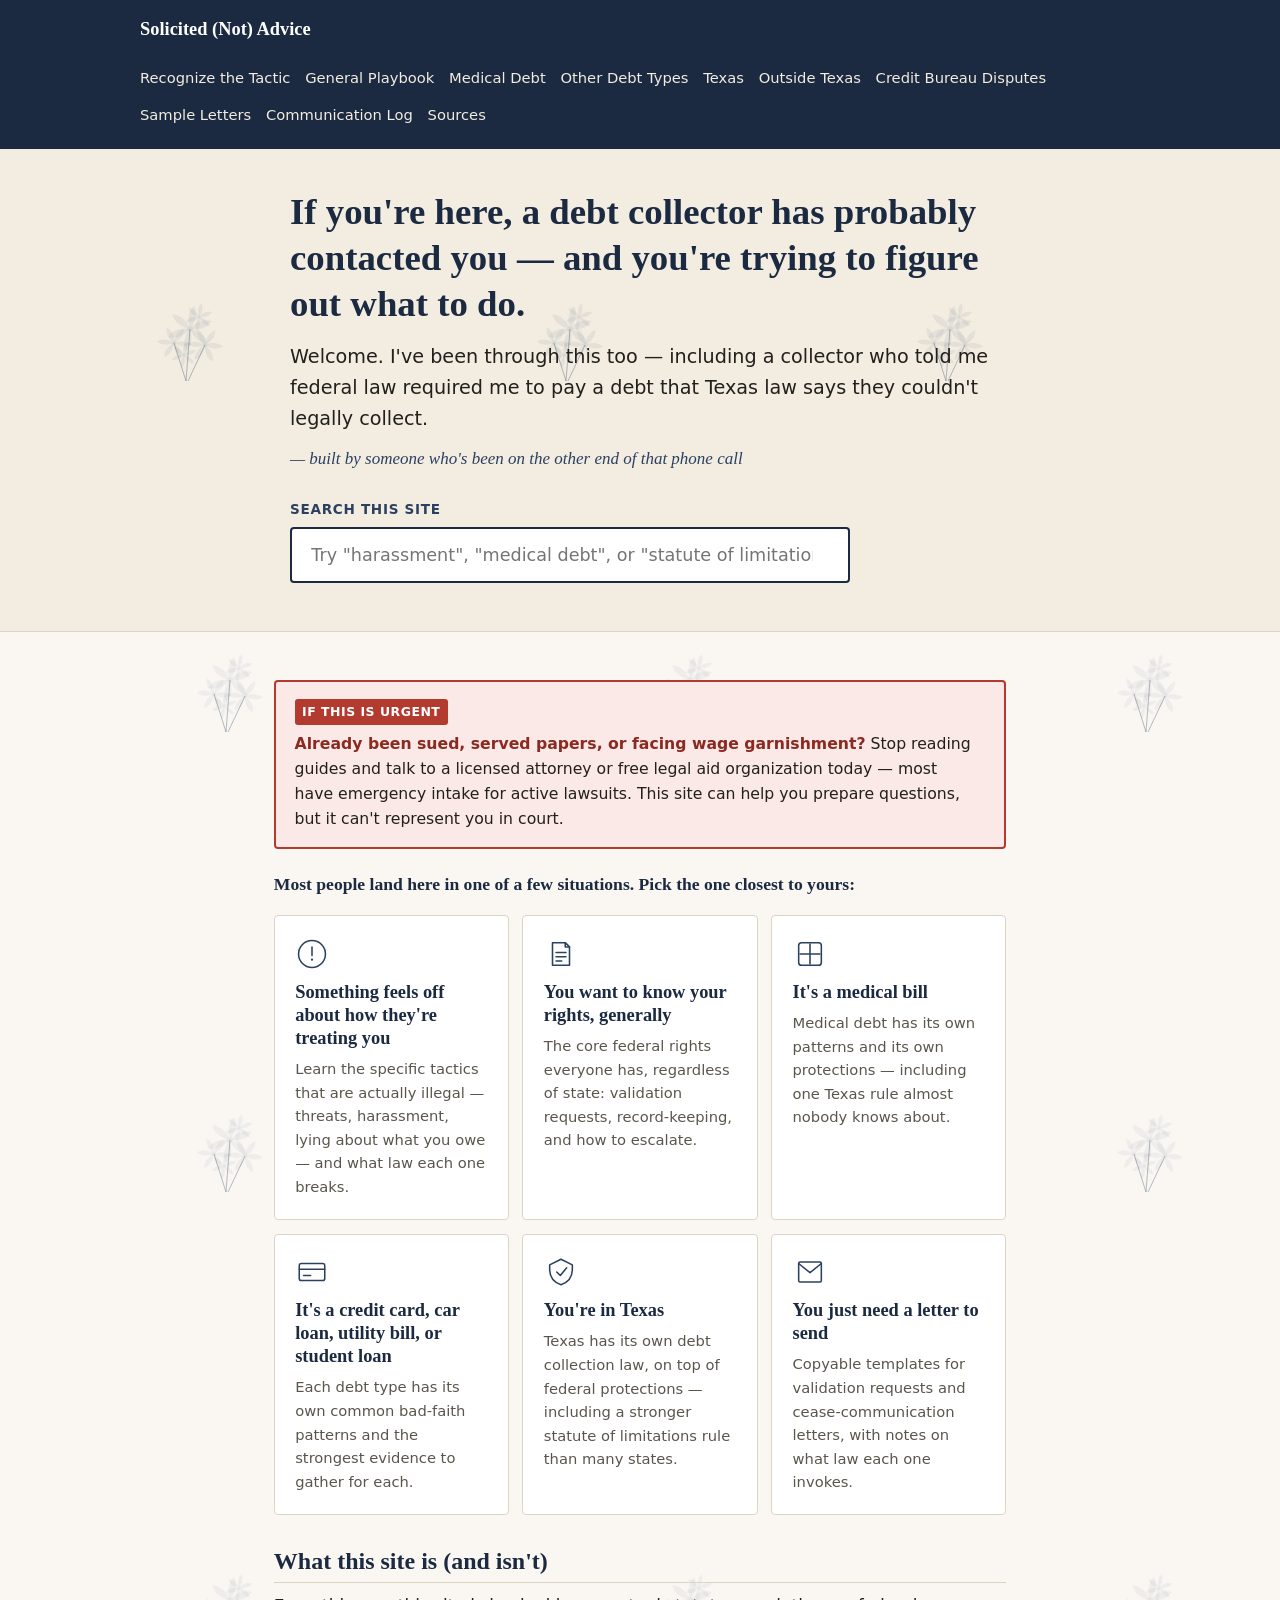
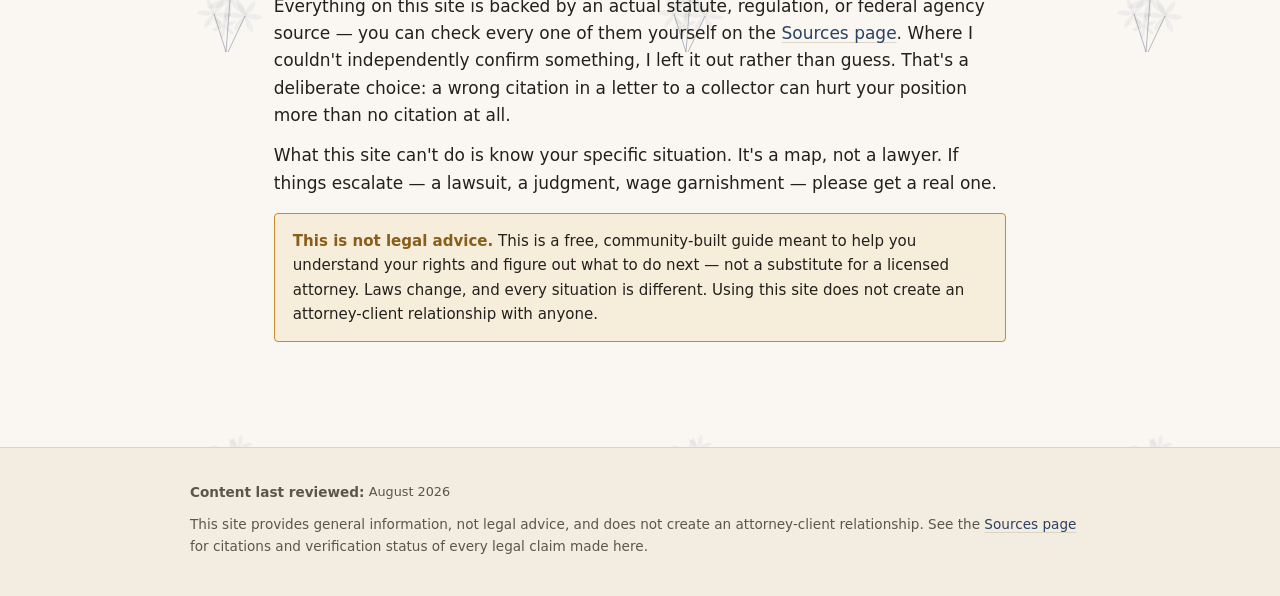
<file: index.html>
<!DOCTYPE html>
<html lang="en">
<head>
<meta charset="UTF-8">
<meta name="viewport" content="width=device-width, initial-scale=1.0">
<title>Fighting Bad-Faith Debt Collection — A Community Guide</title>
<meta name="description" content="A free guide to recognizing bad-faith debt collection tactics and understanding your rights. Not legal advice — a starting point.">
<link rel="stylesheet" href="styles.css">
</head>
<body>
<a href="#main" class="skip-link">Skip to main content</a>

<header class="site-header">
  <div class="header-inner">
    <a href="index.html" class="site-title">Solicited (Not) Advice</a>
    <nav class="main-nav" aria-label="Main">
      <a href="recognize-the-tactic.html">Recognize the Tactic</a>
      <a href="playbook.html">General Playbook</a>
      <a href="medical-debt.html">Medical Debt</a>
      <a href="credit-card-debt.html">Other Debt Types</a>
      <a href="texas.html">Texas</a>
      <a href="outside-texas.html">Outside Texas</a>
      <a href="credit-bureau-disputes.html">Credit Bureau Disputes</a>
      <a href="sample-letters.html">Sample Letters</a>
      <a href="communication-log.html">Communication Log</a>
      <a href="sources.html">Sources</a>
    </nav>
  </div>
</header>

<section class="hero">
  <div class="hero-inner">
    <h1>If you're here, a debt collector has probably contacted you — and you're trying to figure out what to do.</h1>
    <p class="lede">Welcome. I've been through this too — including a collector who told me federal law required me to pay a debt that Texas law says they couldn't legally collect.</p>
    <p class="signoff">— built by someone who's been on the other end of that phone call</p>

    <div class="hero-search">
      <label for="site-search-input" class="visible-label">Search this site</label>
      <input type="search" id="site-search-input" placeholder="Try &quot;harassment&quot;, &quot;medical debt&quot;, or &quot;statute of limitations&quot;" autocomplete="off">
      <div id="search-results"></div>
    </div>
  </div>
</section>

<main id="main">

  <div class="urgent-alert">
    <span class="urgent-label">If this is urgent</span>
    <p><strong>Already been sued, served papers, or facing wage garnishment?</strong> Stop reading guides and talk to a licensed attorney or free legal aid organization today — most have emergency intake for active lawsuits. This site can help you prepare questions, but it can't represent you in court.</p>
  </div>

  <p class="triage-prompt">Most people land here in one of a few situations. Pick the one closest to yours:</p>

  <div class="card-grid">
    <a class="card" href="recognize-the-tactic.html">
      <span class="card-icon" aria-hidden="true"><svg viewBox="0 0 48 48" fill="none" stroke="currentColor" stroke-width="2.2" stroke-linecap="round" stroke-linejoin="round"><circle cx="24" cy="24" r="19"/><path d="M24 14v12"/><circle cx="24" cy="32" r="1.6" fill="currentColor" stroke="none"/></svg></span>
      <h3>Something feels off about how they're treating you</h3>
      <p>Learn the specific tactics that are actually illegal — threats, harassment, lying about what you owe — and what law each one breaks.</p>
    </a>
    <a class="card" href="playbook.html">
      <span class="card-icon" aria-hidden="true"><svg viewBox="0 0 48 48" fill="none" stroke="currentColor" stroke-width="2.2" stroke-linecap="round" stroke-linejoin="round"><path d="M12 8h18l6 6v26H12z"/><path d="M30 8v6h6"/><path d="M17 22h14M17 28h14M17 34h8"/></svg></span>
      <h3>You want to know your rights, generally</h3>
      <p>The core federal rights everyone has, regardless of state: validation requests, record-keeping, and how to escalate.</p>
    </a>
    <a class="card" href="medical-debt.html">
      <span class="card-icon" aria-hidden="true"><svg viewBox="0 0 48 48" fill="none" stroke="currentColor" stroke-width="2.2" stroke-linecap="round" stroke-linejoin="round"><path d="M24 10v28M10 24h28"/><rect x="8" y="8" width="32" height="32" rx="4"/></svg></span>
      <h3>It's a medical bill</h3>
      <p>Medical debt has its own patterns and its own protections — including one Texas rule almost nobody knows about.</p>
    </a>
    <a class="card" href="credit-card-debt.html">
      <span class="card-icon" aria-hidden="true"><svg viewBox="0 0 48 48" fill="none" stroke="currentColor" stroke-width="2.2" stroke-linecap="round" stroke-linejoin="round"><rect x="6" y="12" width="36" height="24" rx="3"/><path d="M6 20h36"/><path d="M12 29h10"/></svg></span>
      <h3>It's a credit card, car loan, utility bill, or student loan</h3>
      <p>Each debt type has its own common bad-faith patterns and the strongest evidence to gather for each.</p>
    </a>
    <a class="card" href="texas.html">
      <span class="card-icon" aria-hidden="true"><svg viewBox="0 0 48 48" fill="none" stroke="currentColor" stroke-width="2.2" stroke-linecap="round" stroke-linejoin="round"><path d="M24 6l16 8v6c0 12-7 19-16 22-9-3-16-10-16-22v-6z"/><path d="M18 24l5 5 9-11"/></svg></span>
      <h3>You're in Texas</h3>
      <p>Texas has its own debt collection law, on top of federal protections — including a stronger statute of limitations rule than many states.</p>
    </a>
    <a class="card" href="sample-letters.html">
      <span class="card-icon" aria-hidden="true"><svg viewBox="0 0 48 48" fill="none" stroke="currentColor" stroke-width="2.2" stroke-linecap="round" stroke-linejoin="round"><rect x="8" y="10" width="32" height="28" rx="2"/><path d="M8 12l16 13 16-13"/></svg></span>
      <h3>You just need a letter to send</h3>
      <p>Copyable templates for validation requests and cease-communication letters, with notes on what law each one invokes.</p>
    </a>
  </div>

  <h2>What this site is (and isn't)</h2>
  <p>Everything on this site is backed by an actual statute, regulation, or federal agency source — you can check every one of them yourself on the <a href="sources.html">Sources page</a>. Where I couldn't independently confirm something, I left it out rather than guess. That's a deliberate choice: a wrong citation in a letter to a collector can hurt your position more than no citation at all.</p>
  <p>What this site can't do is know your specific situation. It's a map, not a lawyer. If things escalate — a lawsuit, a judgment, wage garnishment — please get a real one.</p>

  <div class="disclaimer">
    <strong>This is not legal advice.</strong> This is a free, community-built guide meant to help you understand your rights and figure out what to do next — not a substitute for a licensed attorney. Laws change, and every situation is different. Using this site does not create an attorney-client relationship with anyone.
  </div>

</main>

<footer class="site-footer">
  <div class="footer-inner">
    <p><strong>Content last reviewed:</strong> <span class="last-reviewed">August 2026</span></p>
    <p>This site provides general information, not legal advice, and does not create an attorney-client relationship. See the <a href="sources.html">Sources page</a> for citations and verification status of every legal claim made here.</p>
  </div>
</footer>

<script src="search-index.js"></script>
<script src="script.js"></script>
</body>
</html>
</file>
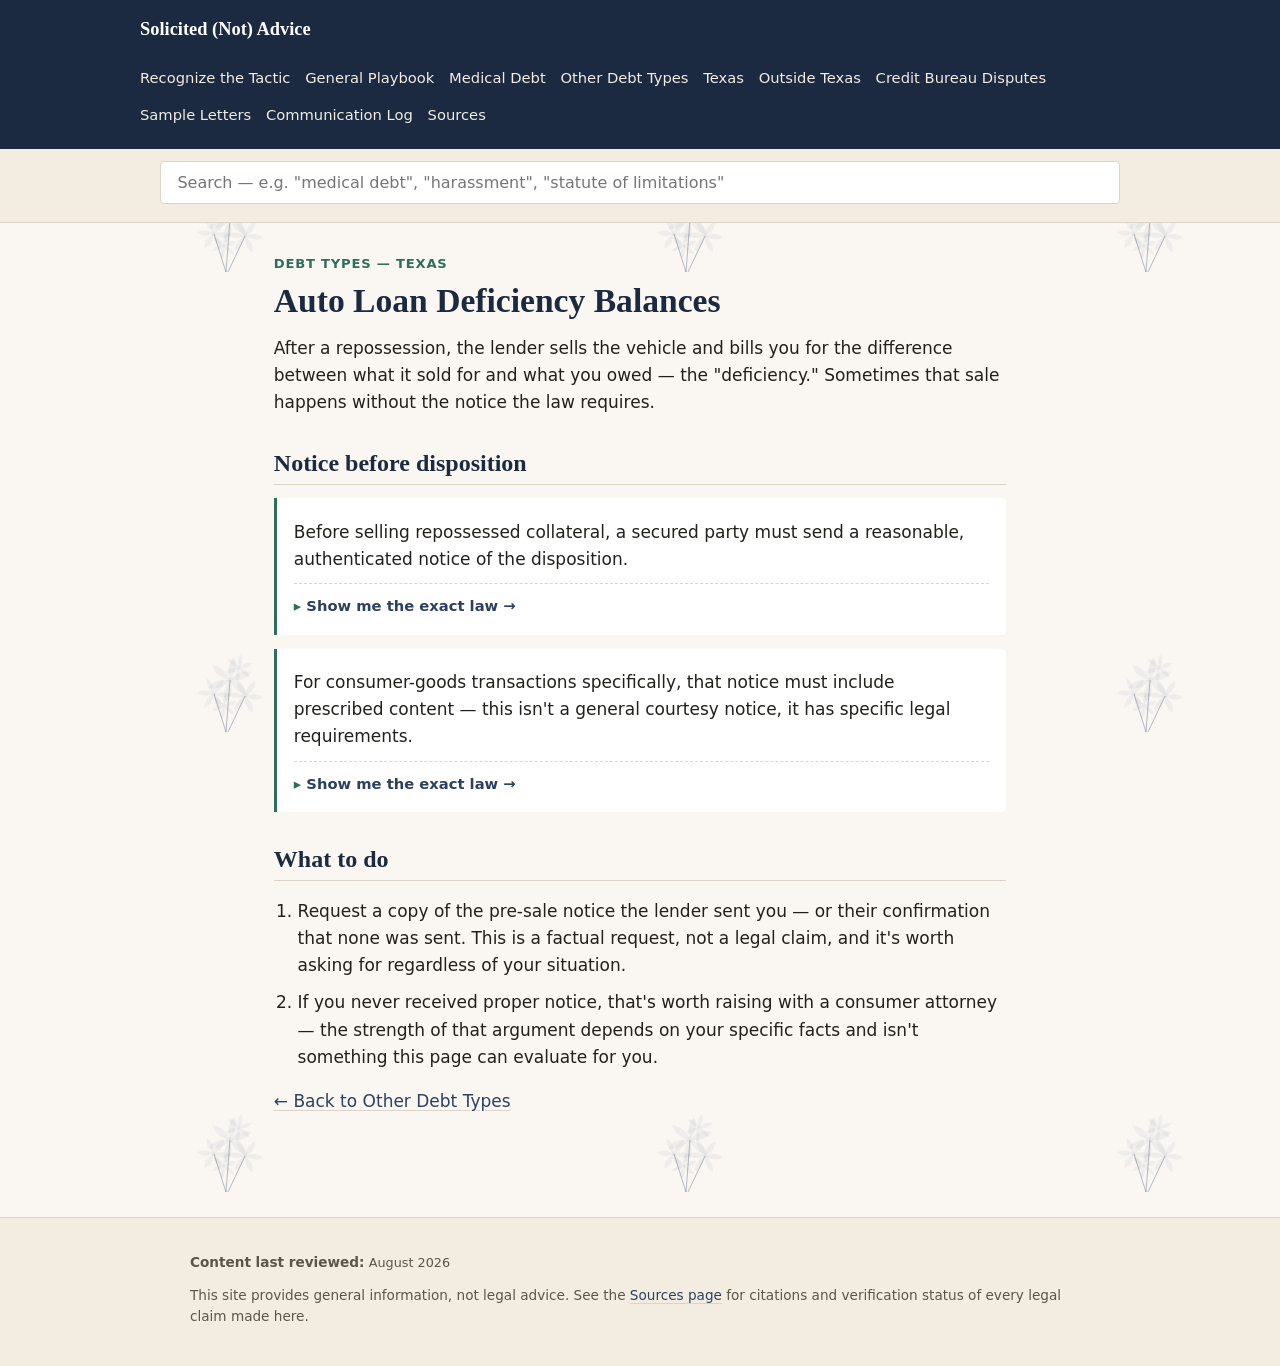
<file: auto-loans.html>
<!DOCTYPE html>
<html lang="en">
<head>
<meta charset="UTF-8">
<meta name="viewport" content="width=device-width, initial-scale=1.0">
<meta name="description" content="What Texas law requires before a lender can sell a repossessed vehicle, and what to do if you didn't get proper notice.">
<title>Auto Loan Deficiency Balances — Solicited (Not) Advice</title>
<link rel="stylesheet" href="styles.css">
</head>
<body>
<a href="#main" class="skip-link">Skip to main content</a>
<header class="site-header">
  <div class="header-inner">
    <a href="index.html" class="site-title">Solicited (Not) Advice</a>
    <nav class="main-nav" aria-label="Main">
      <a href="recognize-the-tactic.html">Recognize the Tactic</a>
      <a href="playbook.html">General Playbook</a>
      <a href="medical-debt.html">Medical Debt</a>
      <a href="credit-card-debt.html">Other Debt Types</a>
      <a href="texas.html">Texas</a>
      <a href="outside-texas.html">Outside Texas</a>
      <a href="credit-bureau-disputes.html">Credit Bureau Disputes</a>
      <a href="sample-letters.html">Sample Letters</a>
      <a href="communication-log.html">Communication Log</a>
      <a href="sources.html">Sources</a>
    </nav>
  </div>
</header>

<div class="site-search">
  <div class="site-search-inner">
    <label for="site-search-input" class="visually-hidden">Search this site</label>
    <input type="search" id="site-search-input" placeholder="Search &mdash; e.g. &quot;medical debt&quot;, &quot;harassment&quot;, &quot;statute of limitations&quot;" autocomplete="off">
    <div id="search-results"></div>
  </div>
</div>


<main id="main">
  <div class="eyebrow">Debt types — Texas</div>
  <h1>Auto Loan Deficiency Balances</h1>
  <p>After a repossession, the lender sells the vehicle and bills you for the difference between what it sold for and what you owed — the "deficiency." Sometimes that sale happens without the notice the law requires.</p>

  <h2 id="notice">Notice before disposition</h2>
  <div class="citation">
      <p class="takeaway">Before selling repossessed collateral, a secured party must send a reasonable, authenticated notice of the disposition.</p>
      <details>
        <summary>Show me the exact law &rarr;</summary>
        <div class="legal-text">
          <p><strong>Tex. Bus. & Com. Code §9.611(b)–(c)</strong></p>
          <p class="cite-link"><a href="https://codes.findlaw.com/tx/business-and-commerce-code/bus-com-sect-9-611/" target="_blank" rel="noopener">View source →</a></p>
        </div>
      </details>
    </div>
  <div class="citation">
      <p class="takeaway">For consumer-goods transactions specifically, that notice must include prescribed content — this isn't a general courtesy notice, it has specific legal requirements.</p>
      <details>
        <summary>Show me the exact law &rarr;</summary>
        <div class="legal-text">
          <p><strong>Tex. Bus. & Com. Code §9.614</strong></p>
          <p class="cite-link"><a href="https://codes.findlaw.com/tx/business-and-commerce-code/bus-com-sect-9-614/" target="_blank" rel="noopener">View source →</a></p>
        </div>
      </details>
    </div>

  <h2>What to do</h2>
  <ol class="steps">
    <li>Request a copy of the pre-sale notice the lender sent you — or their confirmation that none was sent. This is a factual request, not a legal claim, and it's worth asking for regardless of your situation.</li>
    <li>If you never received proper notice, that's worth raising with a consumer attorney — the strength of that argument depends on your specific facts and isn't something this page can evaluate for you.</li>
  </ol>

  <p><a href="credit-card-debt.html">← Back to Other Debt Types</a></p>
</main>

<footer class="site-footer">
  <div class="footer-inner">
    <p><strong>Content last reviewed:</strong> <span class="last-reviewed">August 2026</span></p>
    <p>This site provides general information, not legal advice. See the <a href="sources.html">Sources page</a> for citations and verification status of every legal claim made here.</p>
  </div>
</footer>

<script src="search-index.js"></script>
<script src="script.js"></script>
</body>
</html>
</file>
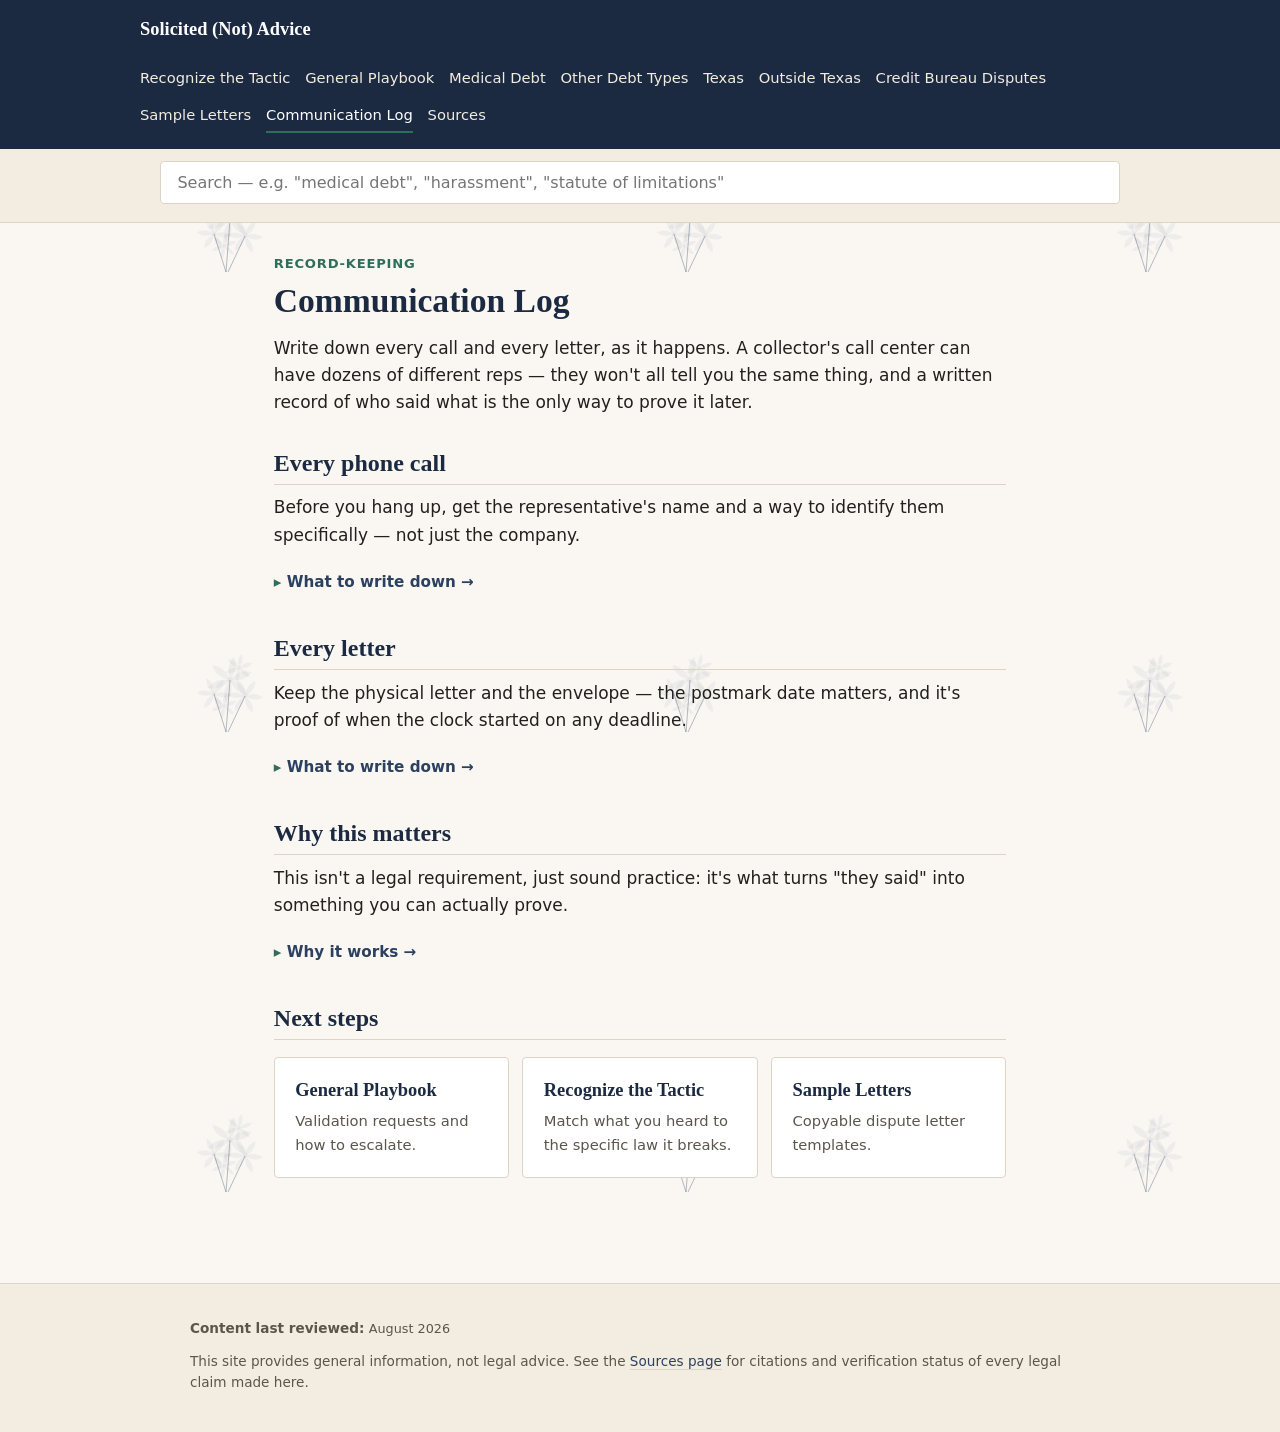
<file: communication-log.html>
<!DOCTYPE html>
<html lang="en">
<head>
<meta charset="UTF-8">
<meta name="viewport" content="width=device-width, initial-scale=1.0">
<meta name="description" content="What to write down every time a collector contacts you by phone or mail — and why it matters when different representatives give you different answers.">
<title>Communication Log — Solicited (Not) Advice</title>
<link rel="stylesheet" href="styles.css">
</head>
<body>
<a href="#main" class="skip-link">Skip to main content</a>
<header class="site-header">
  <div class="header-inner">
    <a href="index.html" class="site-title">Solicited (Not) Advice</a>
    <nav class="main-nav" aria-label="Main">
      <a href="recognize-the-tactic.html">Recognize the Tactic</a>
      <a href="playbook.html">General Playbook</a>
      <a href="medical-debt.html">Medical Debt</a>
      <a href="credit-card-debt.html">Other Debt Types</a>
      <a href="texas.html">Texas</a>
      <a href="outside-texas.html">Outside Texas</a>
      <a href="credit-bureau-disputes.html">Credit Bureau Disputes</a>
      <a href="sample-letters.html">Sample Letters</a>
      <a href="communication-log.html" aria-current="page">Communication Log</a>
      <a href="sources.html">Sources</a>
    </nav>
  </div>
</header>

<div class="site-search">
  <div class="site-search-inner">
    <label for="site-search-input" class="visually-hidden">Search this site</label>
    <input type="search" id="site-search-input" placeholder="Search &mdash; e.g. &quot;medical debt&quot;, &quot;harassment&quot;, &quot;statute of limitations&quot;" autocomplete="off">
    <div id="search-results"></div>
  </div>
</div>


<main id="main">
  <div class="eyebrow">Record-keeping</div>
  <h1>Communication Log</h1>
  <p>Write down every call and every letter, as it happens. A collector's call center can have dozens of different reps — they won't all tell you the same thing, and a written record of who said what is the only way to prove it later.</p>

  <h2 id="phone-calls">Every phone call</h2>
  <p>Before you hang up, get the representative's name and a way to identify them specifically — not just the company.</p>
  <details class="section-details">
    <summary>What to write down &rarr;</summary>
    <div class="checklist">
      <span class="checklist-label">For each call:</span>
      <ul>
        <li><input type="checkbox" id="call-date"><label for="call-date">Date and time of the call</label></li>
        <li><input type="checkbox" id="call-number"><label for="call-number">Phone number they called from (or that you called)</label></li>
        <li><input type="checkbox" id="call-company"><label for="call-company">The company name they identified themselves as</label></li>
        <li><input type="checkbox" id="call-rep-name"><label for="call-rep-name">The representative's full name</label></li>
        <li><input type="checkbox" id="call-rep-id"><label for="call-rep-id">A badge number, employee ID, or extension — ask for one if they don't offer it</label></li>
        <li><input type="checkbox" id="call-said"><label for="call-said">What they actually said — the specific claim, amount, or demand, in their words</label></li>
        <li><input type="checkbox" id="call-threats"><label for="call-threats">Any threats or promises made (lawsuit, arrest, wage garnishment, "settling for less if you pay today")</label></li>
      </ul>
    </div>
  </details>

  <h2 id="mail">Every letter</h2>
  <p>Keep the physical letter and the envelope — the postmark date matters, and it's proof of when the clock started on any deadline.</p>
  <details class="section-details">
    <summary>What to write down &rarr;</summary>
    <div class="checklist">
      <span class="checklist-label">For each letter:</span>
      <ul>
        <li><input type="checkbox" id="mail-date-received"><label for="mail-date-received">Date you received it (and the postmark date on the envelope)</label></li>
        <li><input type="checkbox" id="mail-sender"><label for="mail-sender">The sender's exact legal name — collectors often operate under a name that isn't the creditor's</label></li>
        <li><input type="checkbox" id="mail-amount"><label for="mail-amount">The amount they claim you owe</label></li>
        <li><input type="checkbox" id="mail-validation"><label for="mail-validation">Whether it includes the required validation notice (your right to dispute within 30 days) — see the <a href="playbook.html#validation">General Playbook</a></label></li>
        <li><input type="checkbox" id="mail-keep-copy"><label for="mail-keep-copy">A copy or scan of the letter itself, kept somewhere other than the original</label></li>
      </ul>
    </div>
  </details>

  <h2 id="why">Why this matters</h2>
  <p>This isn't a legal requirement, just sound practice: it's what turns "they said" into something you can actually prove.</p>
  <details class="section-details">
    <summary>Why it works &rarr;</summary>
    <ul>
      <li>If two representatives give you conflicting information — one says the debt is valid, another says it was already settled — your log is what shows the inconsistency.</li>
      <li>A representative who makes a threat or a false statement on a recorded or logged call is evidence toward an FDCPA claim, even if the company later denies it happened.</li>
      <li>If a dispute ever goes to a regulator, an attorney, or a court, "I have no idea when or who" is a much weaker position than a dated, specific record.</li>
    </ul>
  </details>

  <h2>Next steps</h2>
  <div class="card-grid">
    <a class="card" href="playbook.html"><h3>General Playbook</h3><p>Validation requests and how to escalate.</p></a>
    <a class="card" href="recognize-the-tactic.html"><h3>Recognize the Tactic</h3><p>Match what you heard to the specific law it breaks.</p></a>
    <a class="card" href="sample-letters.html"><h3>Sample Letters</h3><p>Copyable dispute letter templates.</p></a>
  </div>
</main>

<footer class="site-footer">
  <div class="footer-inner">
    <p><strong>Content last reviewed:</strong> <span class="last-reviewed">August 2026</span></p>
    <p>This site provides general information, not legal advice. See the <a href="sources.html">Sources page</a> for citations and verification status of every legal claim made here.</p>
  </div>
</footer>

<script src="search-index.js"></script>
<script src="script.js"></script>
</body>
</html>
</file>
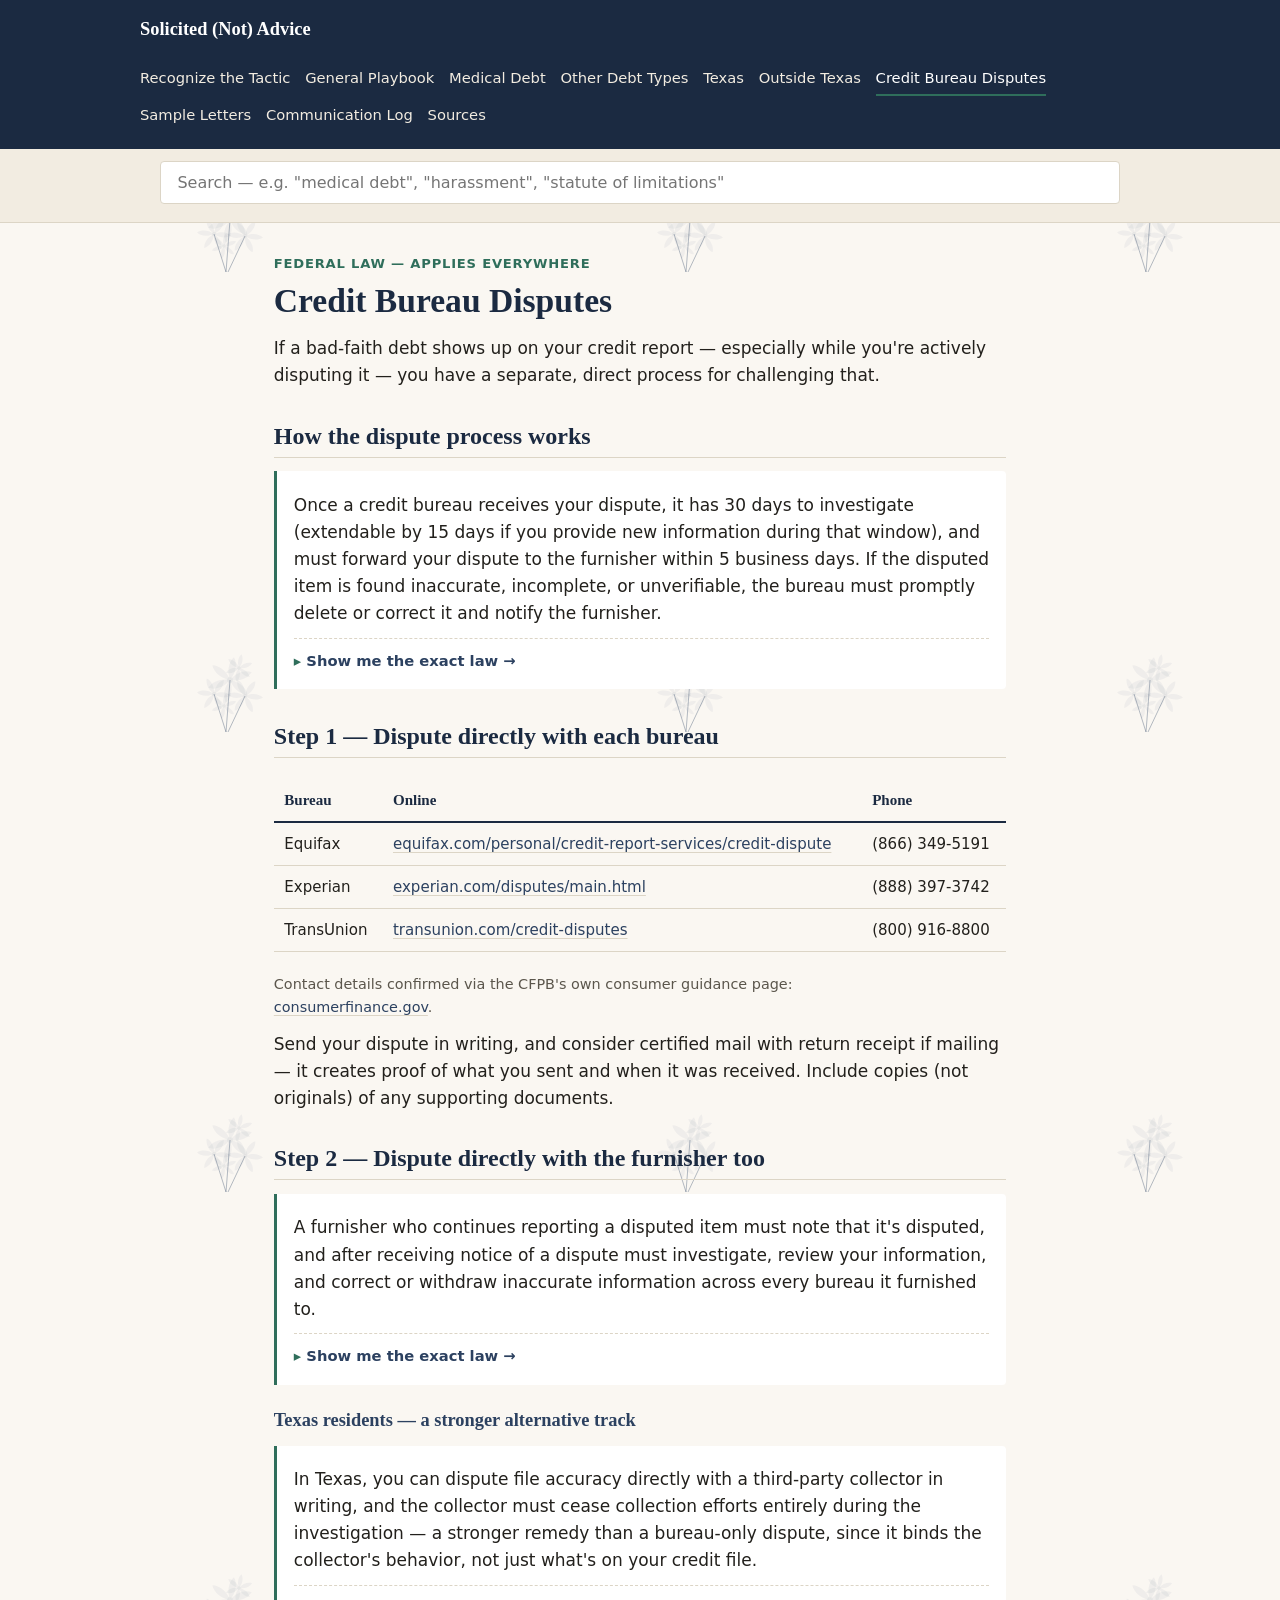
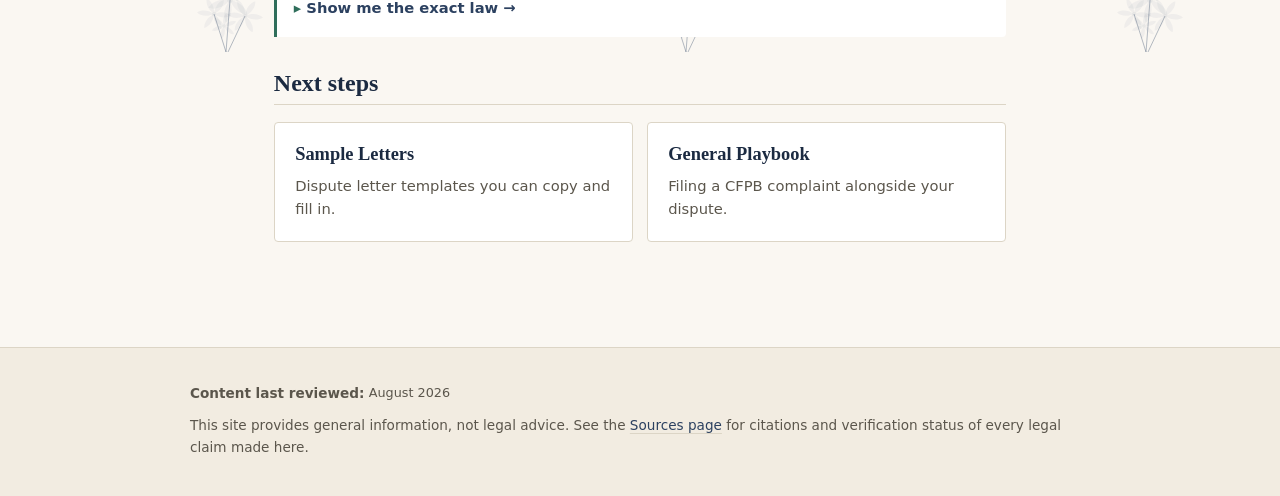
<file: credit-bureau-disputes.html>
<!DOCTYPE html>
<html lang="en">
<head>
<meta charset="UTF-8">
<meta name="viewport" content="width=device-width, initial-scale=1.0">
<meta name="description" content="How to dispute inaccurate debt information directly with Equifax, Experian, and TransUnion, plus the Texas-specific furnisher dispute process.">
<title>Credit Bureau Disputes — Solicited (Not) Advice</title>
<link rel="stylesheet" href="styles.css">
</head>
<body>
<a href="#main" class="skip-link">Skip to main content</a>
<header class="site-header">
  <div class="header-inner">
    <a href="index.html" class="site-title">Solicited (Not) Advice</a>
    <nav class="main-nav" aria-label="Main">
      <a href="recognize-the-tactic.html">Recognize the Tactic</a>
      <a href="playbook.html">General Playbook</a>
      <a href="medical-debt.html">Medical Debt</a>
      <a href="credit-card-debt.html">Other Debt Types</a>
      <a href="texas.html">Texas</a>
      <a href="outside-texas.html">Outside Texas</a>
      <a href="credit-bureau-disputes.html" aria-current="page">Credit Bureau Disputes</a>
      <a href="sample-letters.html">Sample Letters</a>
      <a href="communication-log.html">Communication Log</a>
      <a href="sources.html">Sources</a>
    </nav>
  </div>
</header>

<div class="site-search">
  <div class="site-search-inner">
    <label for="site-search-input" class="visually-hidden">Search this site</label>
    <input type="search" id="site-search-input" placeholder="Search &mdash; e.g. &quot;medical debt&quot;, &quot;harassment&quot;, &quot;statute of limitations&quot;" autocomplete="off">
    <div id="search-results"></div>
  </div>
</div>


<main id="main">
  <div class="eyebrow">Federal law — applies everywhere</div>
  <h1>Credit Bureau Disputes</h1>
  <p>If a bad-faith debt shows up on your credit report — especially while you're actively disputing it — you have a separate, direct process for challenging that.</p>

  <h2 id="how-to-dispute">How the dispute process works</h2>
  <div class="citation">
      <p class="takeaway">Once a credit bureau receives your dispute, it has 30 days to investigate (extendable by 15 days if you provide new information during that window), and must forward your dispute to the furnisher within 5 business days. If the disputed item is found inaccurate, incomplete, or unverifiable, the bureau must promptly delete or correct it and notify the furnisher.</p>
      <details>
        <summary>Show me the exact law &rarr;</summary>
        <div class="legal-text">
          <p><strong>15 U.S.C. §1681i</strong></p>
          <p class="cite-link"><a href="https://www.law.cornell.edu/uscode/text/15/1681i" target="_blank" rel="noopener">View source →</a></p>
        </div>
      </details>
    </div>

  <h2>Step 1 — Dispute directly with each bureau</h2>
  <table class="data">
    <tr><th>Bureau</th><th>Online</th><th>Phone</th></tr>
    <tr><td>Equifax</td><td><a href="https://www.equifax.com/personal/credit-report-services/credit-dispute/" target="_blank" rel="noopener">equifax.com/personal/credit-report-services/credit-dispute</a></td><td>(866) 349-5191</td></tr>
    <tr><td>Experian</td><td><a href="https://www.experian.com/disputes/main.html" target="_blank" rel="noopener">experian.com/disputes/main.html</a></td><td>(888) 397-3742</td></tr>
    <tr><td>TransUnion</td><td><a href="https://www.transunion.com/credit-disputes/dispute-your-credit" target="_blank" rel="noopener">transunion.com/credit-disputes</a></td><td>(800) 916-8800</td></tr>
  </table>
  <p style="font-size:0.9rem; color:var(--text-muted);">Contact details confirmed via the CFPB's own consumer guidance page: <a href="https://www.consumerfinance.gov/ask-cfpb/how-do-i-dispute-an-error-on-my-credit-report-en-314/" target="_blank" rel="noopener">consumerfinance.gov</a>.</p>
  <p>Send your dispute in writing, and consider certified mail with return receipt if mailing — it creates proof of what you sent and when it was received. Include copies (not originals) of any supporting documents.</p>

  <h2>Step 2 — Dispute directly with the furnisher too</h2>
  <div class="citation">
      <p class="takeaway">A furnisher who continues reporting a disputed item must note that it's disputed, and after receiving notice of a dispute must investigate, review your information, and correct or withdraw inaccurate information across every bureau it furnished to.</p>
      <details>
        <summary>Show me the exact law &rarr;</summary>
        <div class="legal-text">
          <p><strong>15 U.S.C. §1681s-2(a)(3) and (b)</strong></p>
          <p class="cite-link"><a href="https://www.law.cornell.edu/uscode/text/15/1681s-2" target="_blank" rel="noopener">View source →</a></p>
        </div>
      </details>
    </div>

  <h3>Texas residents — a stronger alternative track</h3>
  <div class="citation">
      <p class="takeaway">In Texas, you can dispute file accuracy directly with a third-party collector in writing, and the collector must cease collection efforts entirely during the investigation — a stronger remedy than a bureau-only dispute, since it binds the collector's behavior, not just what's on your credit file.</p>
      <details>
        <summary>Show me the exact law &rarr;</summary>
        <div class="legal-text">
          <p><strong>Tex. Fin. Code §392.202</strong></p>
          <p class="cite-link"><a href="https://law.justia.com/codes/texas/finance-code/title-5/chapter-392/subchapter-c/section-392-202/" target="_blank" rel="noopener">View source →</a></p>
        </div>
      </details>
    </div>

  <h2>Next steps</h2>
  <div class="card-grid">
    <a class="card" href="sample-letters.html"><h3>Sample Letters</h3><p>Dispute letter templates you can copy and fill in.</p></a>
    <a class="card" href="playbook.html"><h3>General Playbook</h3><p>Filing a CFPB complaint alongside your dispute.</p></a>
  </div>
</main>

<footer class="site-footer">
  <div class="footer-inner">
    <p><strong>Content last reviewed:</strong> <span class="last-reviewed">August 2026</span></p>
    <p>This site provides general information, not legal advice. See the <a href="sources.html">Sources page</a> for citations and verification status of every legal claim made here.</p>
  </div>
</footer>

<script src="search-index.js"></script>
<script src="script.js"></script>
</body>
</html>
</file>
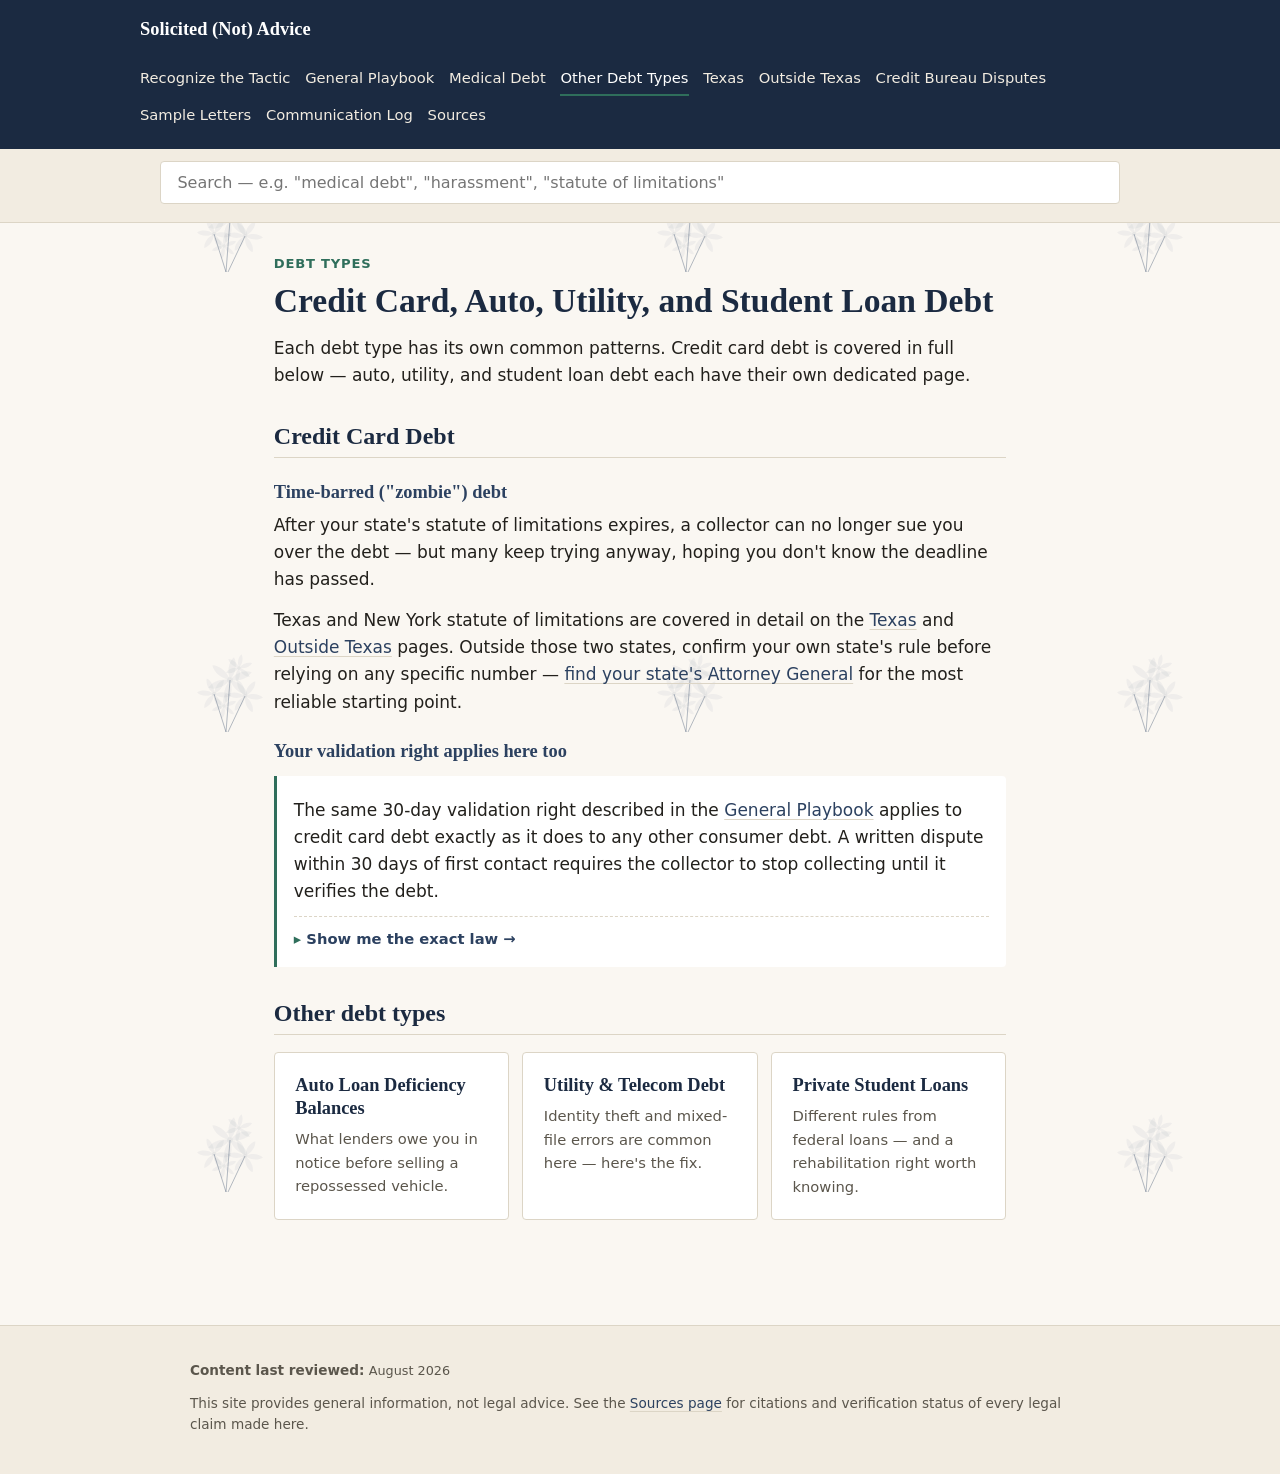
<file: credit-card-debt.html>
<!DOCTYPE html>
<html lang="en">
<head>
<meta charset="UTF-8">
<meta name="viewport" content="width=device-width, initial-scale=1.0">
<meta name="description" content="Time-barred zombie debt, your validation rights, and links to auto loan, utility, and student loan debt guides.">
<title>Other Debt Types — Solicited (Not) Advice</title>
<link rel="stylesheet" href="styles.css">
</head>
<body>
<a href="#main" class="skip-link">Skip to main content</a>
<header class="site-header">
  <div class="header-inner">
    <a href="index.html" class="site-title">Solicited (Not) Advice</a>
    <nav class="main-nav" aria-label="Main">
      <a href="recognize-the-tactic.html">Recognize the Tactic</a>
      <a href="playbook.html">General Playbook</a>
      <a href="medical-debt.html">Medical Debt</a>
      <a href="credit-card-debt.html" aria-current="page">Other Debt Types</a>
      <a href="texas.html">Texas</a>
      <a href="outside-texas.html">Outside Texas</a>
      <a href="credit-bureau-disputes.html">Credit Bureau Disputes</a>
      <a href="sample-letters.html">Sample Letters</a>
      <a href="communication-log.html">Communication Log</a>
      <a href="sources.html">Sources</a>
    </nav>
  </div>
</header>

<div class="site-search">
  <div class="site-search-inner">
    <label for="site-search-input" class="visually-hidden">Search this site</label>
    <input type="search" id="site-search-input" placeholder="Search &mdash; e.g. &quot;medical debt&quot;, &quot;harassment&quot;, &quot;statute of limitations&quot;" autocomplete="off">
    <div id="search-results"></div>
  </div>
</div>


<main id="main">
  <div class="eyebrow">Debt types</div>
  <h1>Credit Card, Auto, Utility, and Student Loan Debt</h1>
  <p>Each debt type has its own common patterns. Credit card debt is covered in full below — auto, utility, and student loan debt each have their own dedicated page.</p>

  <h2 id="zombie-debt">Credit Card Debt</h2>
  <h3>Time-barred ("zombie") debt</h3>
  <p>After your state's statute of limitations expires, a collector can no longer sue you over the debt — but many keep trying anyway, hoping you don't know the deadline has passed.</p>
  <p>Texas and New York statute of limitations are covered in detail on the <a href="texas.html">Texas</a> and <a href="outside-texas.html#new-york">Outside Texas</a> pages. Outside those two states, confirm your own state's rule before relying on any specific number — <a href="outside-texas.html#find-ag">find your state's Attorney General</a> for the most reliable starting point.</p>

  <h3>Your validation right applies here too</h3>
  <div class="citation">
      <p class="takeaway">The same 30-day validation right described in the <a href="playbook.html">General Playbook</a> applies to credit card debt exactly as it does to any other consumer debt. A written dispute within 30 days of first contact requires the collector to stop collecting until it verifies the debt.</p>
      <details>
        <summary>Show me the exact law &rarr;</summary>
        <div class="legal-text">
          <p><strong>15 U.S.C. §1692g</strong></p>
          <p class="cite-link"><a href="https://www.law.cornell.edu/uscode/text/15/1692g" target="_blank" rel="noopener">View source →</a></p>
        </div>
      </details>
    </div>

  <h2>Other debt types</h2>
  <div class="card-grid">
    <a class="card" href="auto-loans.html"><h3>Auto Loan Deficiency Balances</h3><p>What lenders owe you in notice before selling a repossessed vehicle.</p></a>
    <a class="card" href="utility-telecom.html"><h3>Utility &amp; Telecom Debt</h3><p>Identity theft and mixed-file errors are common here — here's the fix.</p></a>
    <a class="card" href="student-loans.html"><h3>Private Student Loans</h3><p>Different rules from federal loans — and a rehabilitation right worth knowing.</p></a>
  </div>
</main>

<footer class="site-footer">
  <div class="footer-inner">
    <p><strong>Content last reviewed:</strong> <span class="last-reviewed">August 2026</span></p>
    <p>This site provides general information, not legal advice. See the <a href="sources.html">Sources page</a> for citations and verification status of every legal claim made here.</p>
  </div>
</footer>

<script src="search-index.js"></script>
<script src="script.js"></script>
</body>
</html>
</file>
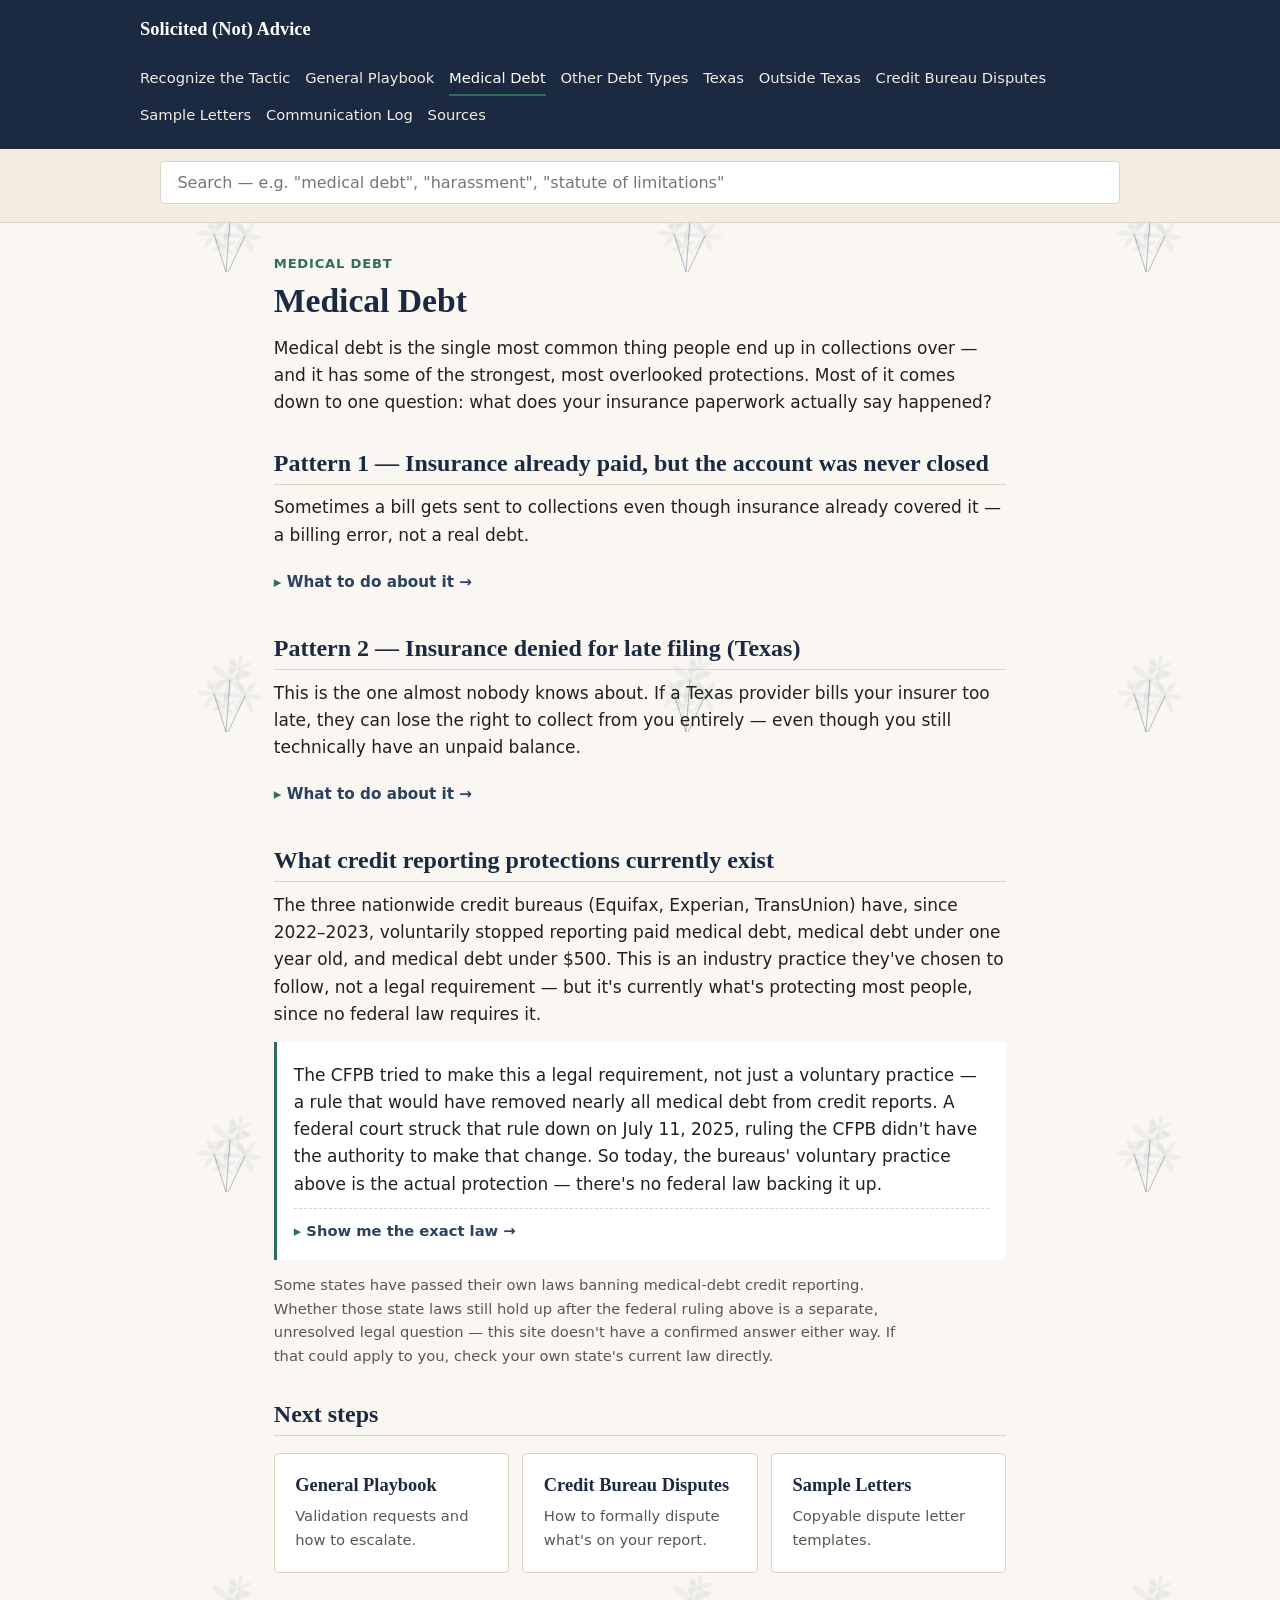
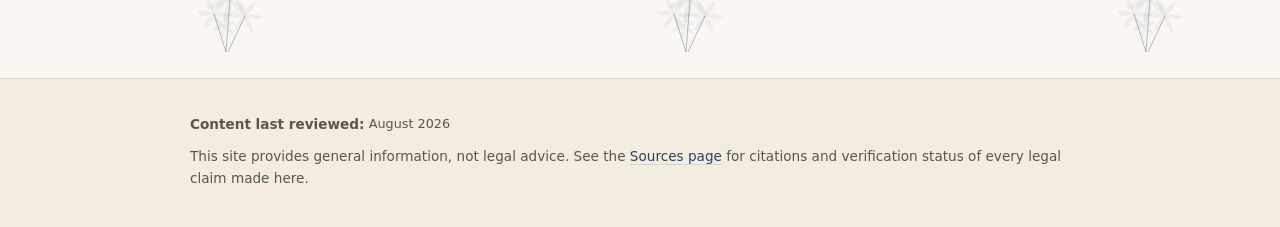
<file: medical-debt.html>
<!DOCTYPE html>
<html lang="en">
<head>
<meta charset="UTF-8">
<meta name="viewport" content="width=device-width, initial-scale=1.0">
<meta name="description" content="How to fight bad-faith medical debt collection, including a little-known Texas rule that bars collection if a provider bills too late.">
<title>Medical Debt — Solicited (Not) Advice</title>
<link rel="stylesheet" href="styles.css">
</head>
<body>
<a href="#main" class="skip-link">Skip to main content</a>
<header class="site-header">
  <div class="header-inner">
    <a href="index.html" class="site-title">Solicited (Not) Advice</a>
    <nav class="main-nav" aria-label="Main">
      <a href="recognize-the-tactic.html">Recognize the Tactic</a>
      <a href="playbook.html">General Playbook</a>
      <a href="medical-debt.html" aria-current="page">Medical Debt</a>
      <a href="credit-card-debt.html">Other Debt Types</a>
      <a href="texas.html">Texas</a>
      <a href="outside-texas.html">Outside Texas</a>
      <a href="credit-bureau-disputes.html">Credit Bureau Disputes</a>
      <a href="sample-letters.html">Sample Letters</a>
      <a href="communication-log.html">Communication Log</a>
      <a href="sources.html">Sources</a>
    </nav>
  </div>
</header>

<div class="site-search">
  <div class="site-search-inner">
    <label for="site-search-input" class="visually-hidden">Search this site</label>
    <input type="search" id="site-search-input" placeholder="Search &mdash; e.g. &quot;medical debt&quot;, &quot;harassment&quot;, &quot;statute of limitations&quot;" autocomplete="off">
    <div id="search-results"></div>
  </div>
</div>


<main id="main">
  <div class="eyebrow">Medical debt</div>
  <h1>Medical Debt</h1>
  <p>Medical debt is the single most common thing people end up in collections over — and it has some of the strongest, most overlooked protections. Most of it comes down to one question: what does your insurance paperwork actually say happened?</p>

  <h2 id="already-paid">Pattern 1 — Insurance already paid, but the account was never closed</h2>
  <p>Sometimes a bill gets sent to collections even though insurance already covered it — a billing error, not a real debt.</p>
  <details class="section-details">
    <summary>What to do about it &rarr;</summary>
    <div class="checklist">
      <span class="checklist-label">Evidence to gather:</span>
      <ul>
        <li><input type="checkbox" id="p1-eob"><label for="p1-eob">Your Explanation of Benefits (EOB) showing the insurer's payment</label></li>
        <li><input type="checkbox" id="p1-bill"><label for="p1-bill">An itemized bill from the provider</label></li>
        <li><input type="checkbox" id="p1-date"><label for="p1-date">The payment date</label></li>
      </ul>
    </div>
    <div class="citation">
      <p class="takeaway">Collecting an amount already paid — in full or in part, by insurance or a government payor — violates the FDCPA's prohibition on false representations and unfair collection practices.</p>
      <details>
        <summary>Show me the exact law &rarr;</summary>
        <div class="legal-text">
          <p><strong>CFPB Medical Debt Advisory Opinion (2024)</strong></p>
          <p class="cite-link"><a href="https://files.consumerfinance.gov/f/documents/cfpb_medical-debt-collection-advisory-opinion_2024-10.pdf" target="_blank" rel="noopener">View source →</a></p>
        </div>
      </details>
    </div>
  </details>

  <h2 id="texas-146">Pattern 2 — Insurance denied for late filing (Texas)</h2>
  <p>This is the one almost nobody knows about. If a Texas provider bills your insurer too late, they can lose the right to collect from you entirely — even though you still technically have an unpaid balance.</p>
  <details class="section-details">
    <summary>What to do about it &rarr;</summary>
    <div class="citation">
      <p class="takeaway">A Texas health care provider must bill the patient — or bill the insurer directly, if that's how they're billing — no later than the first day of the 11th month after the date services were provided (unless an earlier deadline is set by contract).</p>
      <details>
        <summary>Show me the exact law &rarr;</summary>
        <div class="legal-text">
          <p><strong>Tex. Civ. Prac. & Rem. Code §146.002</strong></p>
          <p class="cite-link"><a href="https://texas.public.law/statutes/tex._civ._practice_and_remedies_code_section_146.002" target="_blank" rel="noopener">View source →</a></p>
        </div>
      </details>
    </div>
    <div class="citation">
      <p class="takeaway">A provider who misses that deadline may not recover from the patient any amount the patient would have had covered by insurance had the provider billed on time — and this bar extends to family members who'd otherwise be responsible for the debt.</p>
      <details>
        <summary>Show me the exact law &rarr;</summary>
        <div class="legal-text">
          <p><strong>Tex. Civ. Prac. & Rem. Code §146.003</strong></p>
          <p class="cite-link"><a href="https://texas.public.law/statutes/tex._civ._practice_and_remedies_code_section_146.003" target="_blank" rel="noopener">View source →</a></p>
        </div>
      </details>
    </div>
    <ol class="steps">
      <li>Ask the provider or collector for the date of service and the date the claim was actually filed with your insurer.</li>
      <li>If the gap is more than 11 months (or your insurer's contractual deadline, if shorter), cite §§146.002–146.003 in a written dispute demanding the account be closed.</li>
      <li>See <a href="texas.html">the Texas page</a> for how this fits with Texas's other debt collection protections.</li>
    </ol>
  </details>

  <h2>What credit reporting protections currently exist</h2>
  <p>The three nationwide credit bureaus (Equifax, Experian, TransUnion) have, since 2022–2023, voluntarily stopped reporting paid medical debt, medical debt under one year old, and medical debt under $500. This is an industry practice they've chosen to follow, not a legal requirement — but it's currently what's protecting most people, since no federal law requires it.</p>
  <div class="citation">
      <p class="takeaway">The CFPB tried to make this a legal requirement, not just a voluntary practice — a rule that would have removed nearly all medical debt from credit reports. A federal court struck that rule down on July 11, 2025, ruling the CFPB didn't have the authority to make that change. So today, the bureaus' voluntary practice above is the actual protection — there's no federal law backing it up.</p>
      <details>
        <summary>Show me the exact law &rarr;</summary>
        <div class="legal-text">
          <p><strong>CFPB — status of federal medical debt reporting rule</strong></p>
          <p class="cite-link"><a href="https://www.consumerfinance.gov/rules-policy/final-rules/prohibition-on-creditors-and-consumer-reporting-agencies-concerning-medical-information-regulation-v/" target="_blank" rel="noopener">View source →</a></p>
        </div>
      </details>
    </div>
  <p style="font-size:0.92rem; color:var(--text-muted);">Some states have passed their own laws banning medical-debt credit reporting. Whether those state laws still hold up after the federal ruling above is a separate, unresolved legal question — this site doesn't have a confirmed answer either way. If that could apply to you, check your own state's current law directly.</p>

  <h2>Next steps</h2>
  <div class="card-grid">
    <a class="card" href="playbook.html"><h3>General Playbook</h3><p>Validation requests and how to escalate.</p></a>
    <a class="card" href="credit-bureau-disputes.html"><h3>Credit Bureau Disputes</h3><p>How to formally dispute what's on your report.</p></a>
    <a class="card" href="sample-letters.html"><h3>Sample Letters</h3><p>Copyable dispute letter templates.</p></a>
  </div>
</main>

<footer class="site-footer">
  <div class="footer-inner">
    <p><strong>Content last reviewed:</strong> <span class="last-reviewed">August 2026</span></p>
    <p>This site provides general information, not legal advice. See the <a href="sources.html">Sources page</a> for citations and verification status of every legal claim made here.</p>
  </div>
</footer>

<script src="search-index.js"></script>
<script src="script.js"></script>
</body>
</html>
</file>
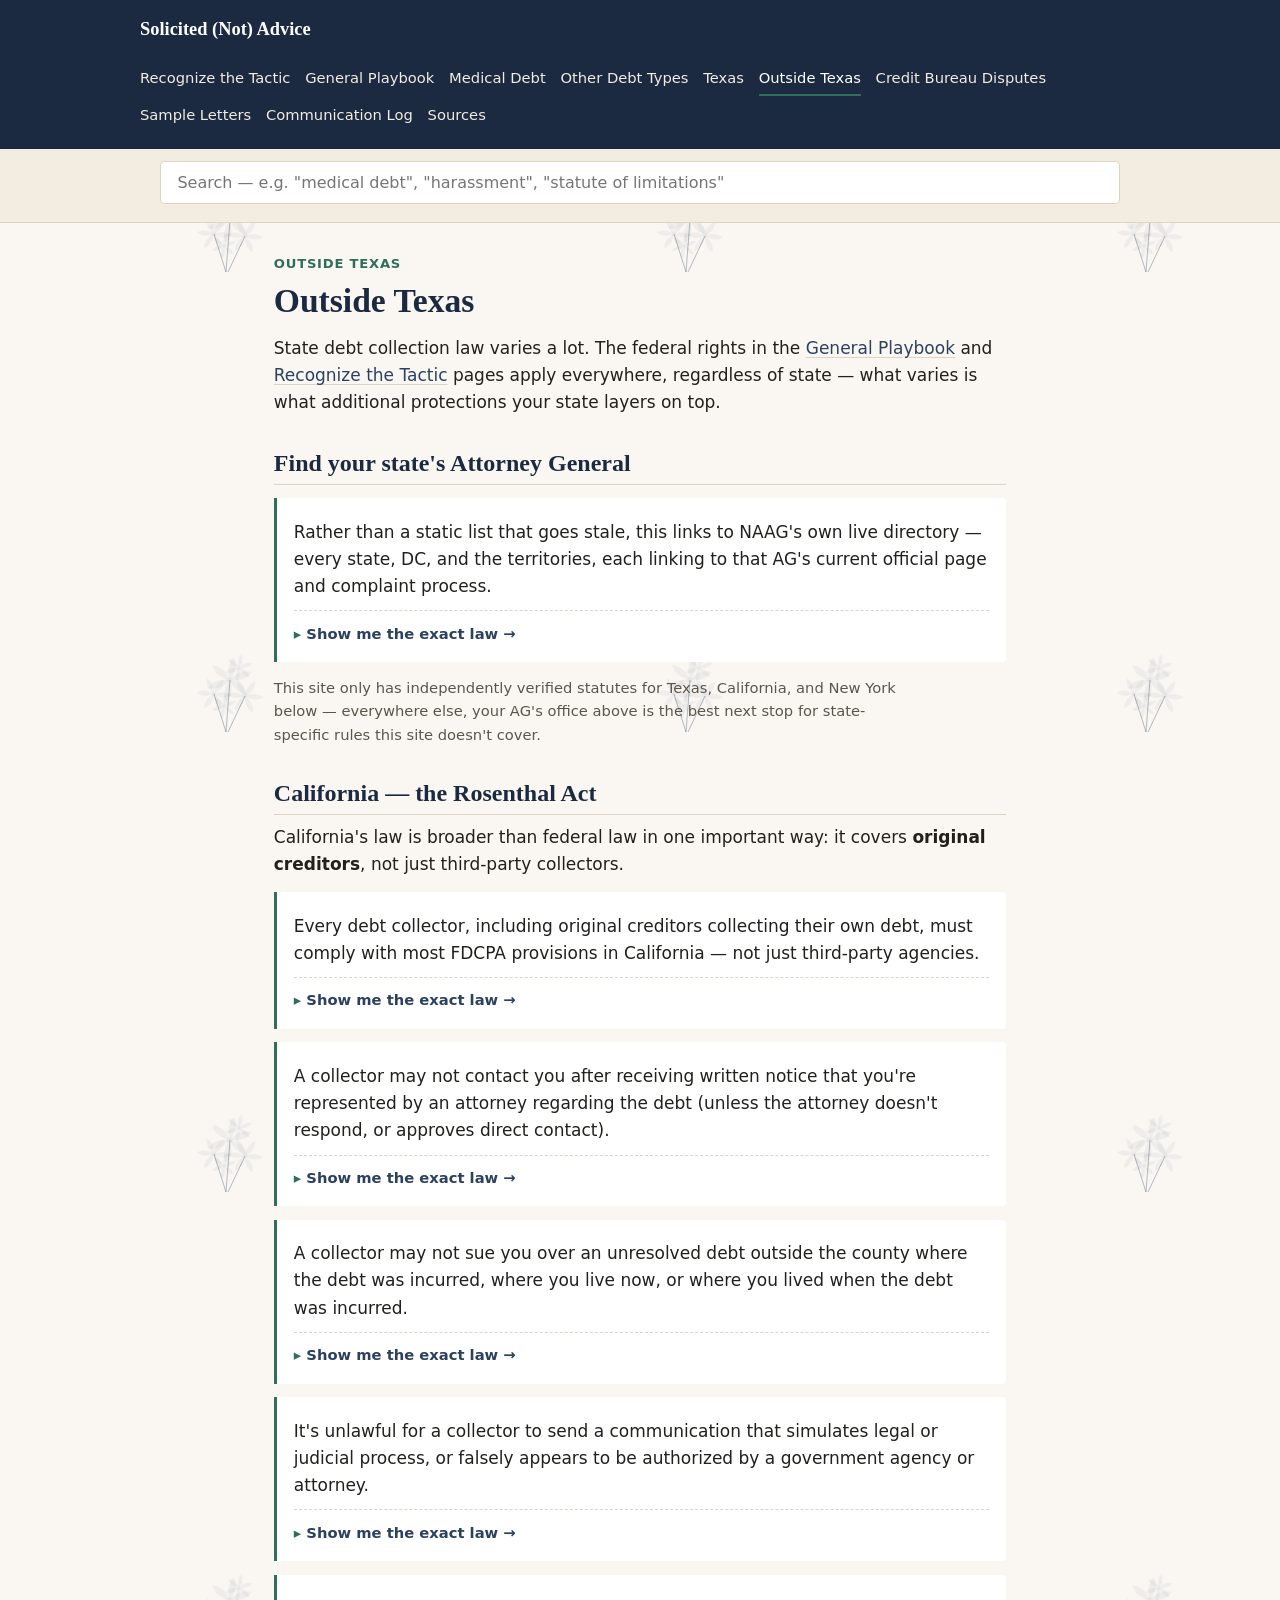
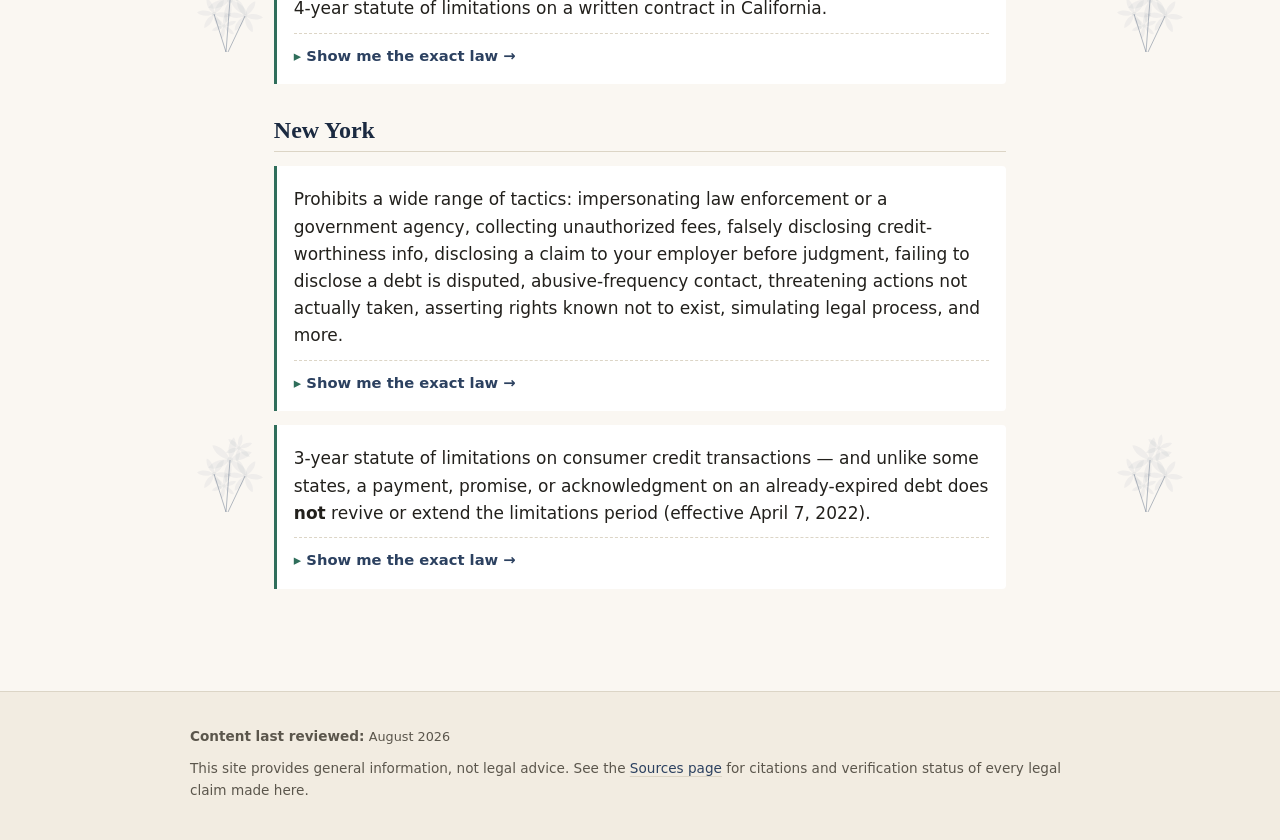
<file: outside-texas.html>
<!DOCTYPE html>
<html lang="en">
<head>
<meta charset="UTF-8">
<meta name="viewport" content="width=device-width, initial-scale=1.0">
<meta name="description" content="Debt collection rights in California and New York, plus a live directory to find your state's Attorney General.">
<title>Outside Texas — Solicited (Not) Advice</title>
<link rel="stylesheet" href="styles.css">
</head>
<body>
<a href="#main" class="skip-link">Skip to main content</a>
<header class="site-header">
  <div class="header-inner">
    <a href="index.html" class="site-title">Solicited (Not) Advice</a>
    <nav class="main-nav" aria-label="Main">
      <a href="recognize-the-tactic.html">Recognize the Tactic</a>
      <a href="playbook.html">General Playbook</a>
      <a href="medical-debt.html">Medical Debt</a>
      <a href="credit-card-debt.html">Other Debt Types</a>
      <a href="texas.html">Texas</a>
      <a href="outside-texas.html" aria-current="page">Outside Texas</a>
      <a href="credit-bureau-disputes.html">Credit Bureau Disputes</a>
      <a href="sample-letters.html">Sample Letters</a>
      <a href="communication-log.html">Communication Log</a>
      <a href="sources.html">Sources</a>
    </nav>
  </div>
</header>

<div class="site-search">
  <div class="site-search-inner">
    <label for="site-search-input" class="visually-hidden">Search this site</label>
    <input type="search" id="site-search-input" placeholder="Search &mdash; e.g. &quot;medical debt&quot;, &quot;harassment&quot;, &quot;statute of limitations&quot;" autocomplete="off">
    <div id="search-results"></div>
  </div>
</div>


<main id="main">
  <div class="eyebrow">Outside Texas</div>
  <h1>Outside Texas</h1>
  <p>State debt collection law varies a lot. The federal rights in the <a href="playbook.html">General Playbook</a> and <a href="recognize-the-tactic.html">Recognize the Tactic</a> pages apply everywhere, regardless of state — what varies is what additional protections your state layers on top.</p>

  <h2 id="find-ag">Find your state's Attorney General</h2>
  <div class="citation">
      <p class="takeaway">Rather than a static list that goes stale, this links to NAAG's own live directory — every state, DC, and the territories, each linking to that AG's current official page and complaint process.</p>
      <details>
        <summary>Show me the exact law &rarr;</summary>
        <div class="legal-text">
          <p><strong>National Association of Attorneys General</strong></p>
          <p class="cite-link"><a href="https://www.naag.org/find-my-ag/" target="_blank" rel="noopener">Find your state's Attorney General →</a></p>
        </div>
      </details>
    </div>
  <p style="font-size:0.92rem; color:var(--text-muted);">This site only has independently verified statutes for Texas, California, and New York below — everywhere else, your AG's office above is the best next stop for state-specific rules this site doesn't cover.</p>

  <h2 id="california">California — the Rosenthal Act</h2>
  <p>California's law is broader than federal law in one important way: it covers <strong>original creditors</strong>, not just third-party collectors.</p>
  <div class="citation">
      <p class="takeaway">Every debt collector, including original creditors collecting their own debt, must comply with most FDCPA provisions in California — not just third-party agencies.</p>
      <details>
        <summary>Show me the exact law &rarr;</summary>
        <div class="legal-text">
          <p><strong>Cal. Civ. Code §1788.17</strong></p>
          <p class="cite-link"><a href="https://leginfo.legislature.ca.gov/faces/codes_displaySection.xhtml?lawCode=CIV&sectionNum=1788.17" target="_blank" rel="noopener">View source →</a></p>
        </div>
      </details>
    </div>
  <div class="citation">
      <p class="takeaway">A collector may not contact you after receiving written notice that you're represented by an attorney regarding the debt (unless the attorney doesn't respond, or approves direct contact).</p>
      <details>
        <summary>Show me the exact law &rarr;</summary>
        <div class="legal-text">
          <p><strong>Cal. Civ. Code §1788.14</strong></p>
          <p class="cite-link"><a href="https://law.justia.com/codes/california/code-civ/division-3/part-4/title-1-6c/article-2/section-1788-14/" target="_blank" rel="noopener">View source →</a></p>
        </div>
      </details>
    </div>
  <div class="citation">
      <p class="takeaway">A collector may not sue you over an unresolved debt outside the county where the debt was incurred, where you live now, or where you lived when the debt was incurred.</p>
      <details>
        <summary>Show me the exact law &rarr;</summary>
        <div class="legal-text">
          <p><strong>Cal. Civ. Code §1788.15(b)</strong></p>
          <p class="cite-link"><a href="https://law.justia.com/codes/california/2011/civ/division-3/1788.10-1788.18/1788.14" target="_blank" rel="noopener">View source →</a></p>
        </div>
      </details>
    </div>
  <div class="citation">
      <p class="takeaway">It's unlawful for a collector to send a communication that simulates legal or judicial process, or falsely appears to be authorized by a government agency or attorney.</p>
      <details>
        <summary>Show me the exact law &rarr;</summary>
        <div class="legal-text">
          <p><strong>Cal. Civ. Code §1788.16</strong></p>
          <p class="cite-link"><a href="https://law.justia.com/codes/california/code-civ/division-3/part-4/title-1-6c/article-2/section-1788-16/" target="_blank" rel="noopener">View source →</a></p>
        </div>
      </details>
    </div>
  <div class="citation">
      <p class="takeaway">4-year statute of limitations on a written contract in California.</p>
      <details>
        <summary>Show me the exact law &rarr;</summary>
        <div class="legal-text">
          <p><strong>Cal. Civ. Proc. Code §337(a)</strong></p>
          <p class="cite-link"><a href="https://law.justia.com/codes/california/code-ccp/part-2/title-2/chapter-3/section-337/" target="_blank" rel="noopener">View source →</a></p>
        </div>
      </details>
    </div>

  <h2 id="new-york">New York</h2>
  <div class="citation">
      <p class="takeaway">Prohibits a wide range of tactics: impersonating law enforcement or a government agency, collecting unauthorized fees, falsely disclosing credit-worthiness info, disclosing a claim to your employer before judgment, failing to disclose a debt is disputed, abusive-frequency contact, threatening actions not actually taken, asserting rights known not to exist, simulating legal process, and more.</p>
      <details>
        <summary>Show me the exact law &rarr;</summary>
        <div class="legal-text">
          <p><strong>N.Y. Gen. Bus. Law §601</strong></p>
          <p class="cite-link"><a href="https://www.nysenate.gov/legislation/laws/GBS/601" target="_blank" rel="noopener">View source →</a></p>
        </div>
      </details>
    </div>
  <div class="citation">
      <p class="takeaway">3-year statute of limitations on consumer credit transactions — and unlike some states, a payment, promise, or acknowledgment on an already-expired debt does <strong>not</strong> revive or extend the limitations period (effective April 7, 2022).</p>
      <details>
        <summary>Show me the exact law &rarr;</summary>
        <div class="legal-text">
          <p><strong>N.Y. C.P.L.R. §214-i</strong></p>
          <p class="cite-link"><a href="https://law.justia.com/codes/new-york/cvp/article-2/214-i/" target="_blank" rel="noopener">View source →</a></p>
        </div>
      </details>
    </div>

</main>

<footer class="site-footer">
  <div class="footer-inner">
    <p><strong>Content last reviewed:</strong> <span class="last-reviewed">August 2026</span></p>
    <p>This site provides general information, not legal advice. See the <a href="sources.html">Sources page</a> for citations and verification status of every legal claim made here.</p>
  </div>
</footer>

<script src="search-index.js"></script>
<script src="script.js"></script>
</body>
</html>
</file>
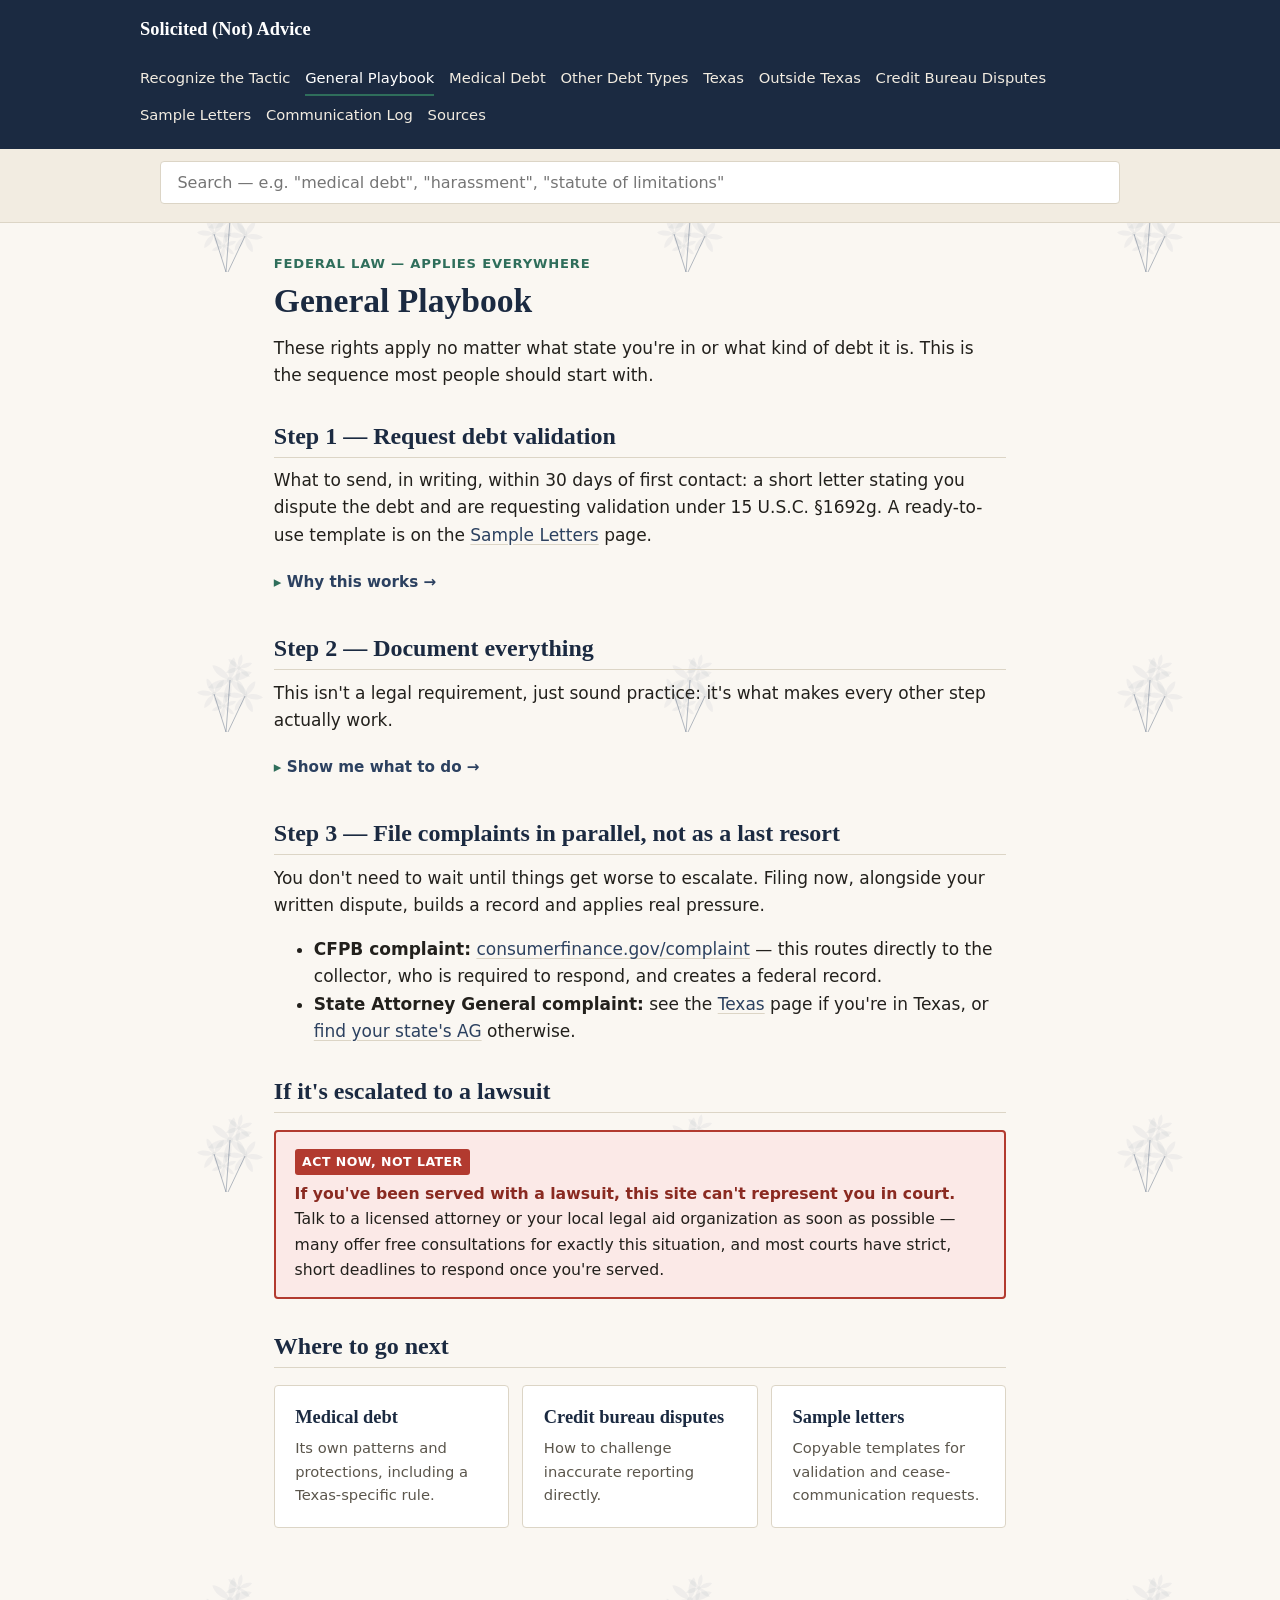
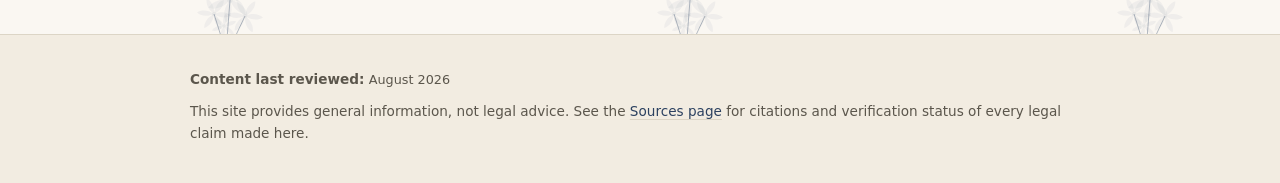
<file: playbook.html>
<!DOCTYPE html>
<html lang="en">
<head>
<meta charset="UTF-8">
<meta name="viewport" content="width=device-width, initial-scale=1.0">
<meta name="description" content="The core federal debt collection rights everyone has: how to request validation, document everything, and escalate to the CFPB.">
<title>General Playbook — Solicited (Not) Advice</title>
<link rel="stylesheet" href="styles.css">
</head>
<body>
<a href="#main" class="skip-link">Skip to main content</a>
<header class="site-header">
  <div class="header-inner">
    <a href="index.html" class="site-title">Solicited (Not) Advice</a>
    <nav class="main-nav" aria-label="Main">
      <a href="recognize-the-tactic.html">Recognize the Tactic</a>
      <a href="playbook.html" aria-current="page">General Playbook</a>
      <a href="medical-debt.html">Medical Debt</a>
      <a href="credit-card-debt.html">Other Debt Types</a>
      <a href="texas.html">Texas</a>
      <a href="outside-texas.html">Outside Texas</a>
      <a href="credit-bureau-disputes.html">Credit Bureau Disputes</a>
      <a href="sample-letters.html">Sample Letters</a>
      <a href="communication-log.html">Communication Log</a>
      <a href="sources.html">Sources</a>
    </nav>
  </div>
</header>

<div class="site-search">
  <div class="site-search-inner">
    <label for="site-search-input" class="visually-hidden">Search this site</label>
    <input type="search" id="site-search-input" placeholder="Search &mdash; e.g. &quot;medical debt&quot;, &quot;harassment&quot;, &quot;statute of limitations&quot;" autocomplete="off">
    <div id="search-results"></div>
  </div>
</div>


<main id="main">
  <div class="eyebrow">Federal law — applies everywhere</div>
  <h1>General Playbook</h1>
  <p>These rights apply no matter what state you're in or what kind of debt it is. This is the sequence most people should start with.</p>

  <h2 id="validation">Step 1 — Request debt validation</h2>
  <p>What to send, in writing, within 30 days of first contact: a short letter stating you dispute the debt and are requesting validation under 15 U.S.C. §1692g. A ready-to-use template is on the <a href="sample-letters.html">Sample Letters</a> page.</p>
  <details class="section-details">
    <summary>Why this works &rarr;</summary>
    <div class="citation">
      <p class="takeaway">Within 5 days of first contacting you, a collector must send written notice of the debt amount, the creditor's name, and your right to dispute it within 30 days. If you dispute in writing within that window, the collector must stop all collection activity until it provides verification.</p>
      <details>
        <summary>Show me the exact law &rarr;</summary>
        <div class="legal-text">
          <p><strong>15 U.S.C. §1692g</strong></p>
          <p class="cite-link"><a href="https://www.law.cornell.edu/uscode/text/15/1692g" target="_blank" rel="noopener">View source →</a></p>
        </div>
      </details>
    </div>
  </details>

  <h2 id="records">Step 2 — Document everything</h2>
  <p>This isn't a legal requirement, just sound practice: it's what makes every other step actually work.</p>
  <details class="section-details">
    <summary>Show me what to do &rarr;</summary>
    <ul>
      <li>Send written disputes by certified mail with return receipt requested — it proves what you sent and when it arrived.</li>
      <li>Keep a simple call log: date, time, who called, what was said. See the <a href="communication-log.html">Communication Log</a> page for exactly what to capture each time.</li>
      <li>Keep copies of everything — letters sent, letters received, and any receipts.</li>
    </ul>
  </details>

  <h2 id="cfpb">Step 3 — File complaints in parallel, not as a last resort</h2>
  <p>You don't need to wait until things get worse to escalate. Filing now, alongside your written dispute, builds a record and applies real pressure.</p>
  <ul>
    <li><strong>CFPB complaint:</strong> <a href="https://www.consumerfinance.gov/complaint/" target="_blank" rel="noopener">consumerfinance.gov/complaint</a> — this routes directly to the collector, who is required to respond, and creates a federal record.</li>
    <li><strong>State Attorney General complaint:</strong> see the <a href="texas.html">Texas</a> page if you're in Texas, or <a href="outside-texas.html">find your state's AG</a> otherwise.</li>
  </ul>

  <h2>If it's escalated to a lawsuit</h2>
  <div class="urgent-alert">
    <span class="urgent-label">Act now, not later</span>
    <p><strong>If you've been served with a lawsuit, this site can't represent you in court.</strong> Talk to a licensed attorney or your local legal aid organization as soon as possible — many offer free consultations for exactly this situation, and most courts have strict, short deadlines to respond once you're served.</p>
  </div>

  <h2>Where to go next</h2>
  <div class="card-grid">
    <a class="card" href="medical-debt.html"><h3>Medical debt</h3><p>Its own patterns and protections, including a Texas-specific rule.</p></a>
    <a class="card" href="credit-bureau-disputes.html"><h3>Credit bureau disputes</h3><p>How to challenge inaccurate reporting directly.</p></a>
    <a class="card" href="sample-letters.html"><h3>Sample letters</h3><p>Copyable templates for validation and cease-communication requests.</p></a>
  </div>
</main>

<footer class="site-footer">
  <div class="footer-inner">
    <p><strong>Content last reviewed:</strong> <span class="last-reviewed">August 2026</span></p>
    <p>This site provides general information, not legal advice. See the <a href="sources.html">Sources page</a> for citations and verification status of every legal claim made here.</p>
  </div>
</footer>

<script src="search-index.js"></script>
<script src="script.js"></script>
</body>
</html>
</file>
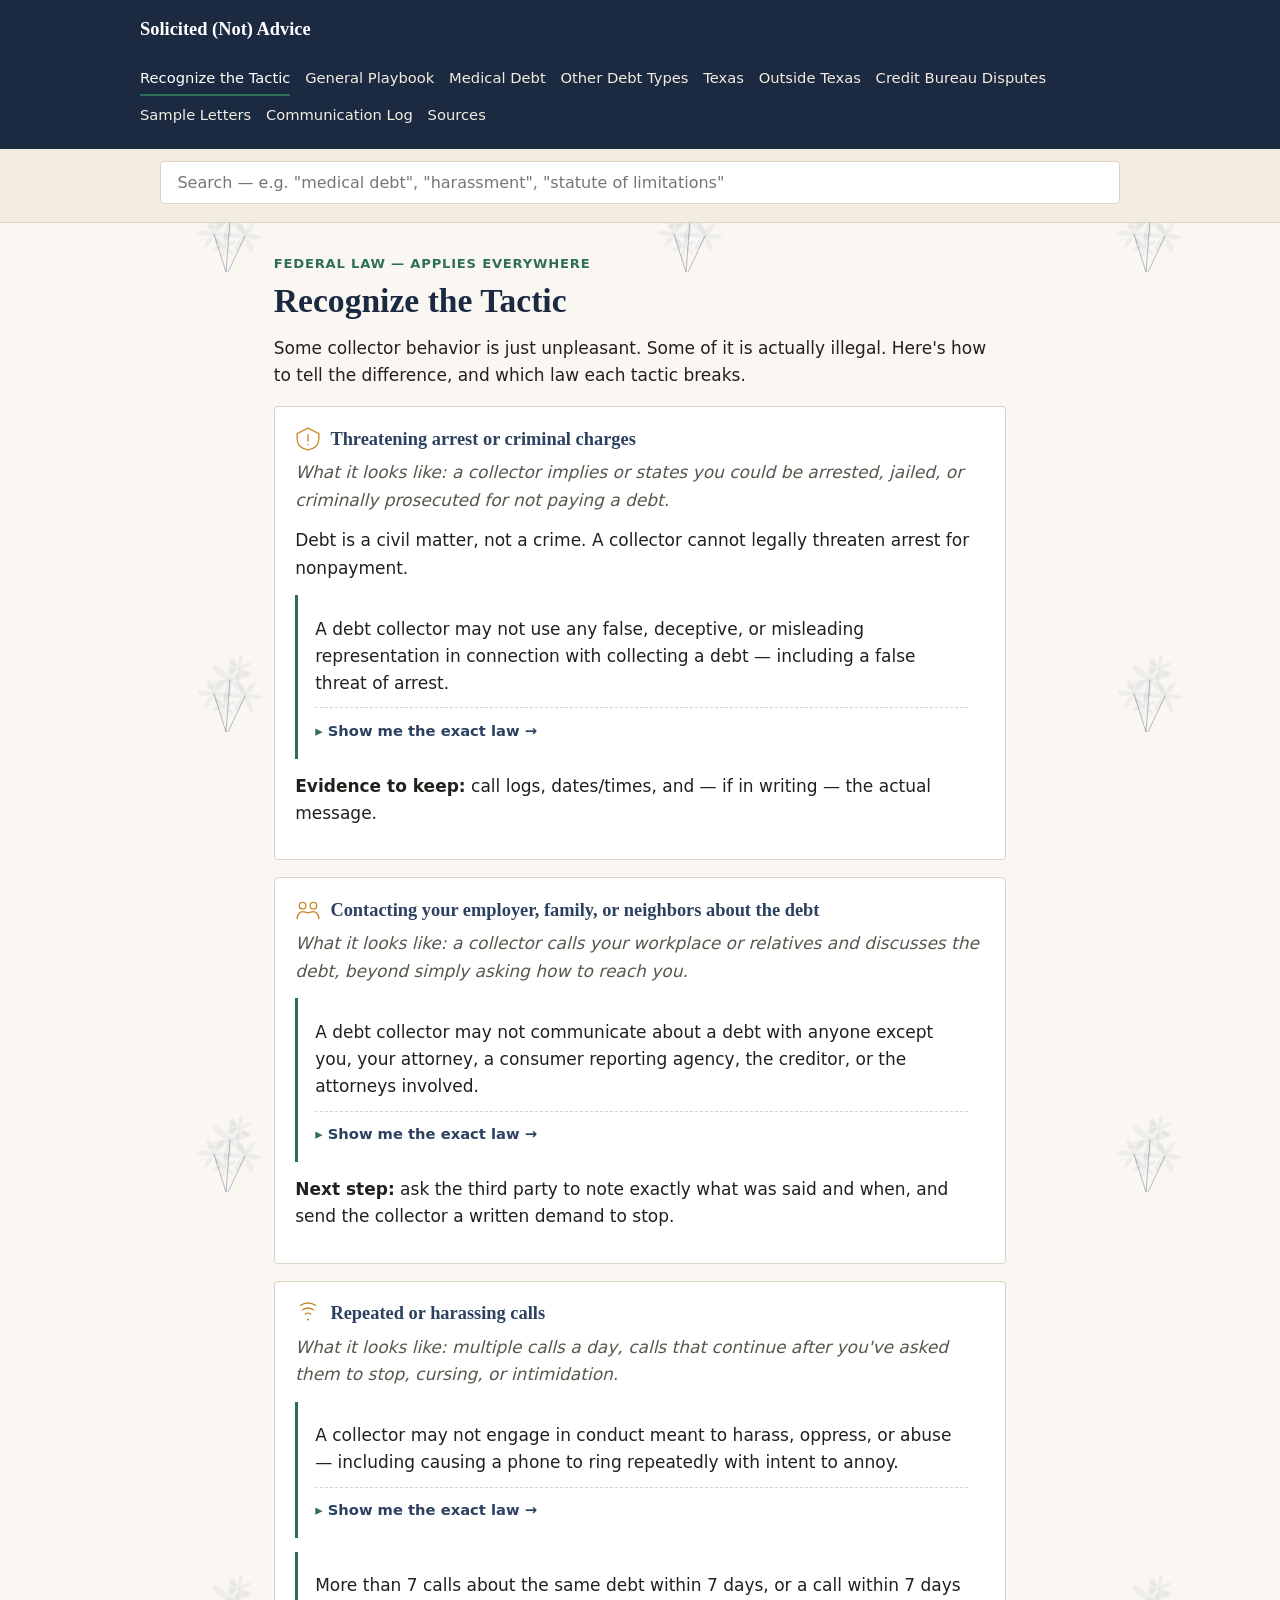
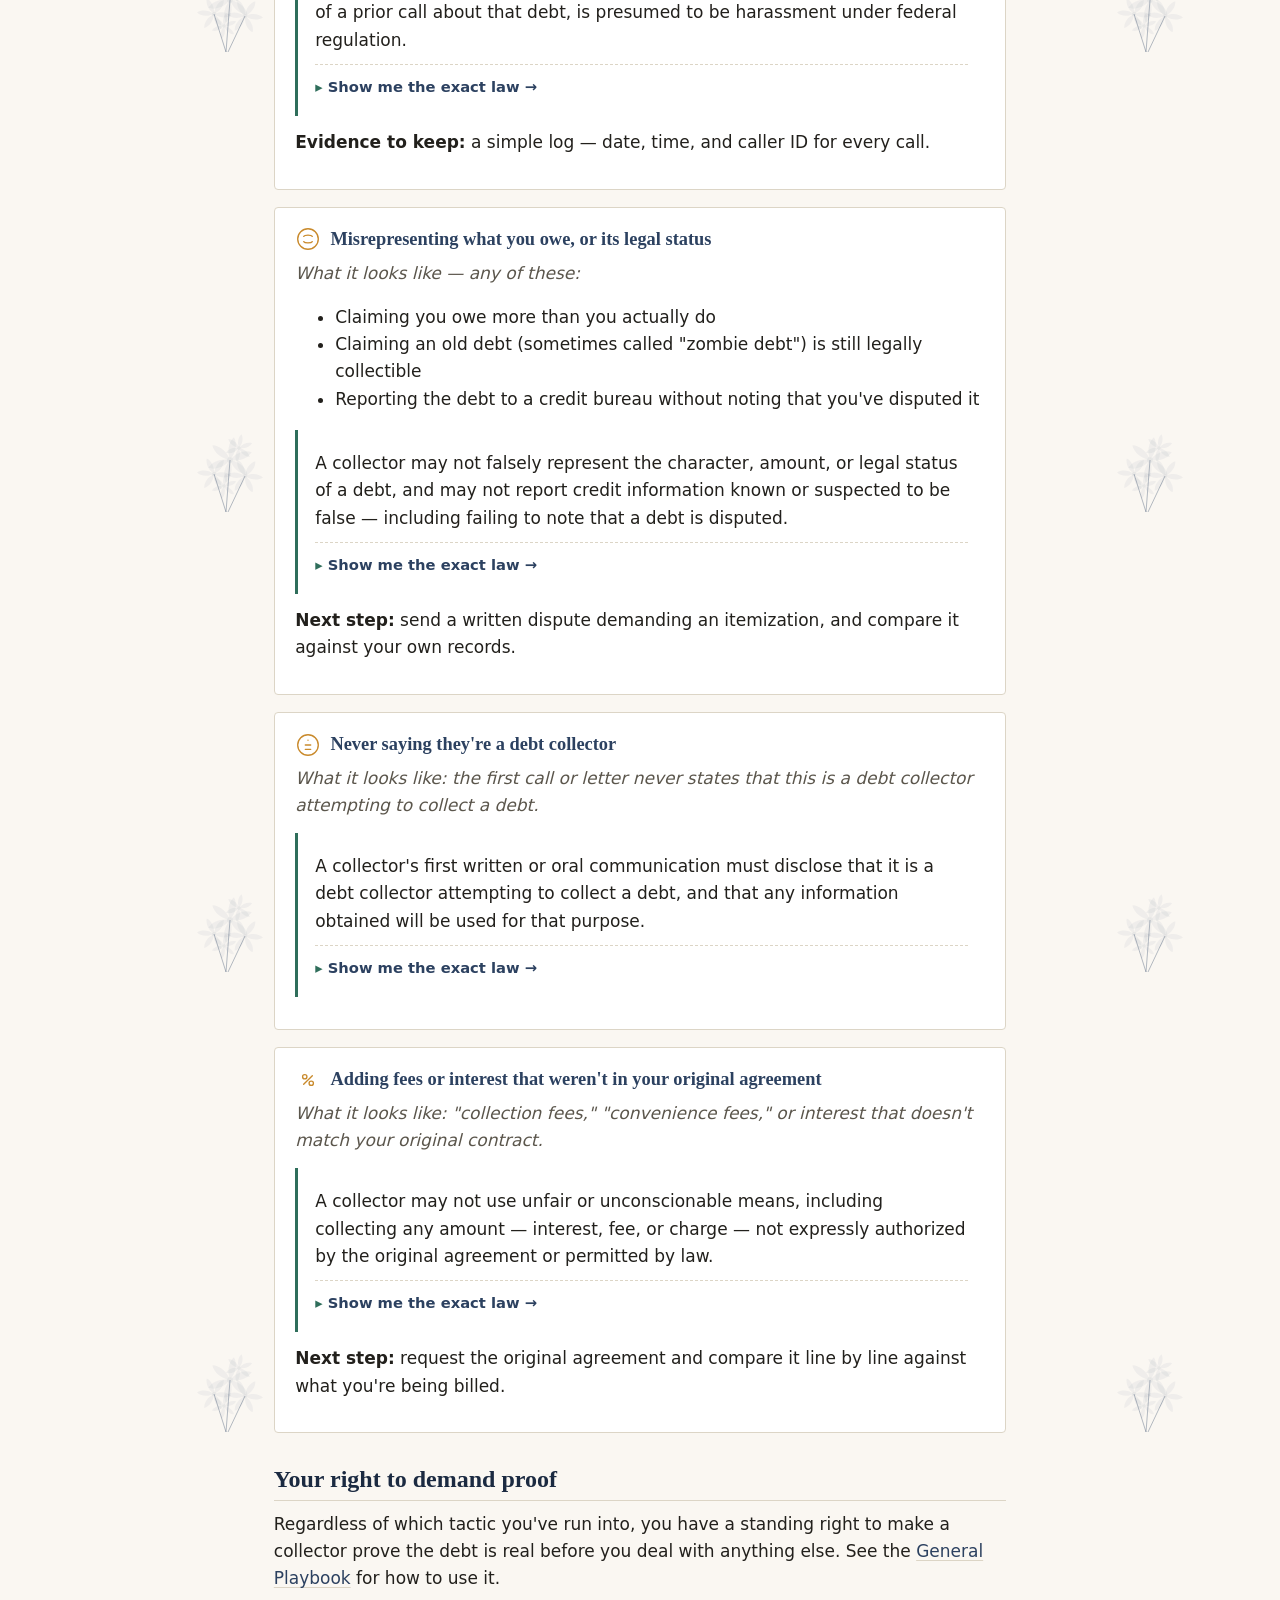
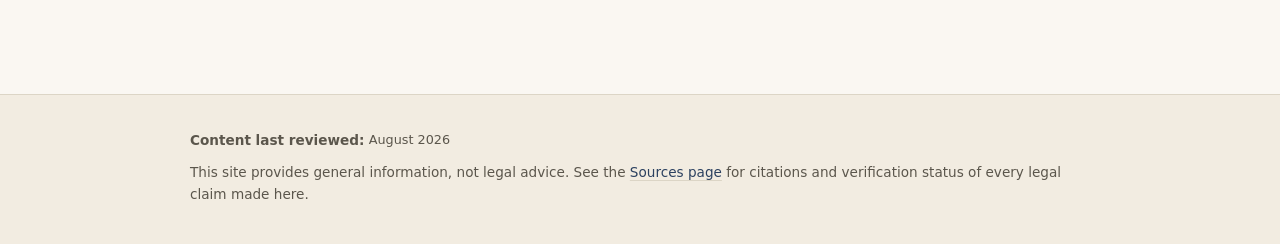
<file: recognize-the-tactic.html>
<!DOCTYPE html>
<html lang="en">
<head>
<meta charset="UTF-8">
<meta name="viewport" content="width=device-width, initial-scale=1.0">
<meta name="description" content="Illegal debt collector tactics explained in plain language, with the exact federal law each one breaks.">
<title>Recognize the Tactic — Solicited (Not) Advice</title>
<link rel="stylesheet" href="styles.css">
</head>
<body>
<a href="#main" class="skip-link">Skip to main content</a>
<header class="site-header">
  <div class="header-inner">
    <a href="index.html" class="site-title">Solicited (Not) Advice</a>
    <nav class="main-nav" aria-label="Main">
      <a href="recognize-the-tactic.html" aria-current="page">Recognize the Tactic</a>
      <a href="playbook.html">General Playbook</a>
      <a href="medical-debt.html">Medical Debt</a>
      <a href="credit-card-debt.html">Other Debt Types</a>
      <a href="texas.html">Texas</a>
      <a href="outside-texas.html">Outside Texas</a>
      <a href="credit-bureau-disputes.html">Credit Bureau Disputes</a>
      <a href="sample-letters.html">Sample Letters</a>
      <a href="communication-log.html">Communication Log</a>
      <a href="sources.html">Sources</a>
    </nav>
  </div>
</header>

<div class="site-search">
  <div class="site-search-inner">
    <label for="site-search-input" class="visually-hidden">Search this site</label>
    <input type="search" id="site-search-input" placeholder="Search &mdash; e.g. &quot;medical debt&quot;, &quot;harassment&quot;, &quot;statute of limitations&quot;" autocomplete="off">
    <div id="search-results"></div>
  </div>
</div>


<main id="main">
  <div class="eyebrow">Federal law — applies everywhere</div>
  <h1>Recognize the Tactic</h1>
  <p>Some collector behavior is just unpleasant. Some of it is actually illegal. Here's how to tell the difference, and which law each tactic breaks.</p>

  <div class="tactic" id="threats">
    <h3><span class="tactic-icon" aria-hidden="true"><svg viewBox="0 0 48 48" fill="none" stroke="currentColor" stroke-width="2.5" stroke-linecap="round" stroke-linejoin="round"><path d="M24 4L4 14v10c0 14 9 18 20 20 11-2 20-6 20-20V14z"/><path d="M24 16v12M24 34v.1"/></svg></span>Threatening arrest or criminal charges</h3>
    <p class="looks-like">What it looks like: a collector implies or states you could be arrested, jailed, or criminally prosecuted for not paying a debt.</p>
    <p>Debt is a civil matter, not a crime. A collector cannot legally threaten arrest for nonpayment.</p>
    <div class="citation">
      <p class="takeaway">A debt collector may not use any false, deceptive, or misleading representation in connection with collecting a debt — including a false threat of arrest.</p>
      <details>
        <summary>Show me the exact law &rarr;</summary>
        <div class="legal-text">
          <p><strong>15 U.S.C. §1692e</strong></p>
          <p class="cite-link"><a href="https://www.law.cornell.edu/uscode/text/15/1692e" target="_blank" rel="noopener">View source →</a></p>
        </div>
      </details>
    </div>
    <p><strong>Evidence to keep:</strong> call logs, dates/times, and — if in writing — the actual message.</p>
  </div>

  <div class="tactic" id="third-party">
    <h3><span class="tactic-icon" aria-hidden="true"><svg viewBox="0 0 48 48" fill="none" stroke="currentColor" stroke-width="2.5" stroke-linecap="round" stroke-linejoin="round"><circle cx="14" cy="16" r="6"/><circle cx="34" cy="16" r="6"/><path d="M4 40c0-8 6-13 10-13s6 2 10 2 6-2 10-2 10 5 10 13"/></svg></span>Contacting your employer, family, or neighbors about the debt</h3>
    <p class="looks-like">What it looks like: a collector calls your workplace or relatives and discusses the debt, beyond simply asking how to reach you.</p>
    <div class="citation">
      <p class="takeaway">A debt collector may not communicate about a debt with anyone except you, your attorney, a consumer reporting agency, the creditor, or the attorneys involved.</p>
      <details>
        <summary>Show me the exact law &rarr;</summary>
        <div class="legal-text">
          <p><strong>15 U.S.C. §1692c(b)</strong></p>
          <p class="cite-link"><a href="https://www.law.cornell.edu/uscode/text/15/1692c" target="_blank" rel="noopener">View source →</a></p>
        </div>
      </details>
    </div>
    <p><strong>Next step:</strong> ask the third party to note exactly what was said and when, and send the collector a written demand to stop.</p>
  </div>

  <div class="tactic" id="harassment">
    <h3><span class="tactic-icon" aria-hidden="true"><svg viewBox="0 0 48 48" fill="none" stroke="currentColor" stroke-width="2.5" stroke-linecap="round" stroke-linejoin="round"><path d="M10 10c8-6 20-6 28 0M14 18c6-4 14-4 20 0M19 26c3-2 7-2 10 0"/><circle cx="24" cy="36" r="2" fill="currentColor" stroke="none"/></svg></span>Repeated or harassing calls</h3>
    <p class="looks-like">What it looks like: multiple calls a day, calls that continue after you've asked them to stop, cursing, or intimidation.</p>
    <div class="citation">
      <p class="takeaway">A collector may not engage in conduct meant to harass, oppress, or abuse — including causing a phone to ring repeatedly with intent to annoy.</p>
      <details>
        <summary>Show me the exact law &rarr;</summary>
        <div class="legal-text">
          <p><strong>15 U.S.C. §1692d and §1692d(5)</strong></p>
          <p class="cite-link"><a href="https://www.law.cornell.edu/uscode/text/15/1692d" target="_blank" rel="noopener">View source →</a></p>
        </div>
      </details>
    </div>
    <div class="citation">
      <p class="takeaway">More than 7 calls about the same debt within 7 days, or a call within 7 days of a prior call about that debt, is presumed to be harassment under federal regulation.</p>
      <details>
        <summary>Show me the exact law &rarr;</summary>
        <div class="legal-text">
          <p><strong>12 CFR §1006.14(b)(2) — the "7-in-7" rule</strong></p>
          <p class="cite-link"><a href="https://www.ecfr.gov/current/title-12/chapter-X/part-1006" target="_blank" rel="noopener">View source →</a></p>
        </div>
      </details>
    </div>
    <p><strong>Evidence to keep:</strong> a simple log — date, time, and caller ID for every call.</p>
  </div>

  <div class="tactic" id="misrepresentation">
    <h3><span class="tactic-icon" aria-hidden="true"><svg viewBox="0 0 48 48" fill="none" stroke="currentColor" stroke-width="2.5" stroke-linecap="round" stroke-linejoin="round"><circle cx="24" cy="24" r="19"/><path d="M16 19c2-3 14-3 16 0M16 29c2 3 14 3 16 0"/></svg></span>Misrepresenting what you owe, or its legal status</h3>
    <p class="looks-like">What it looks like — any of these:</p>
    <ul>
      <li>Claiming you owe more than you actually do</li>
      <li>Claiming an old debt (sometimes called "zombie debt") is still legally collectible</li>
      <li>Reporting the debt to a credit bureau without noting that you've disputed it</li>
    </ul>
    <div class="citation">
      <p class="takeaway">A collector may not falsely represent the character, amount, or legal status of a debt, and may not report credit information known or suspected to be false — including failing to note that a debt is disputed.</p>
      <details>
        <summary>Show me the exact law &rarr;</summary>
        <div class="legal-text">
          <p><strong>15 U.S.C. §1692e(2)(A) and §1692e(8)</strong></p>
          <p class="cite-link"><a href="https://www.law.cornell.edu/uscode/text/15/1692e" target="_blank" rel="noopener">View source →</a></p>
        </div>
      </details>
    </div>
    <p><strong>Next step:</strong> send a written dispute demanding an itemization, and compare it against your own records.</p>
  </div>

  <div class="tactic" id="no-disclosure">
    <h3><span class="tactic-icon" aria-hidden="true"><svg viewBox="0 0 48 48" fill="none" stroke="currentColor" stroke-width="2.5" stroke-linecap="round" stroke-linejoin="round"><circle cx="24" cy="24" r="19"/><path d="M24 15v-.1M19 24h10M19 32h10"/></svg></span>Never saying they're a debt collector</h3>
    <p class="looks-like">What it looks like: the first call or letter never states that this is a debt collector attempting to collect a debt.</p>
    <div class="citation">
      <p class="takeaway">A collector's first written or oral communication must disclose that it is a debt collector attempting to collect a debt, and that any information obtained will be used for that purpose.</p>
      <details>
        <summary>Show me the exact law &rarr;</summary>
        <div class="legal-text">
          <p><strong>15 U.S.C. §1692e(11)</strong></p>
          <p class="cite-link"><a href="https://www.law.cornell.edu/uscode/text/15/1692e" target="_blank" rel="noopener">View source →</a></p>
        </div>
      </details>
    </div>
  </div>

  <div class="tactic" id="unfair-fees">
    <h3><span class="tactic-icon" aria-hidden="true"><svg viewBox="0 0 48 48" fill="none" stroke="currentColor" stroke-width="2.5" stroke-linecap="round" stroke-linejoin="round"><circle cx="18" cy="18" r="4"/><circle cx="30" cy="30" r="4"/><path d="M32 16L16 32"/></svg></span>Adding fees or interest that weren't in your original agreement</h3>
    <p class="looks-like">What it looks like: "collection fees," "convenience fees," or interest that doesn't match your original contract.</p>
    <div class="citation">
      <p class="takeaway">A collector may not use unfair or unconscionable means, including collecting any amount — interest, fee, or charge — not expressly authorized by the original agreement or permitted by law.</p>
      <details>
        <summary>Show me the exact law &rarr;</summary>
        <div class="legal-text">
          <p><strong>15 U.S.C. §1692f and §1692f(1)</strong></p>
          <p class="cite-link"><a href="https://www.law.cornell.edu/uscode/text/15/1692f" target="_blank" rel="noopener">View source →</a></p>
        </div>
      </details>
    </div>
    <p><strong>Next step:</strong> request the original agreement and compare it line by line against what you're being billed.</p>
  </div>

  <h2>Your right to demand proof</h2>
  <p>Regardless of which tactic you've run into, you have a standing right to make a collector prove the debt is real before you deal with anything else. See the <a href="playbook.html">General Playbook</a> for how to use it.</p>

</main>

<footer class="site-footer">
  <div class="footer-inner">
    <p><strong>Content last reviewed:</strong> <span class="last-reviewed">August 2026</span></p>
    <p>This site provides general information, not legal advice. See the <a href="sources.html">Sources page</a> for citations and verification status of every legal claim made here.</p>
  </div>
</footer>

<script src="search-index.js"></script>
<script src="script.js"></script>
</body>
</html>
</file>
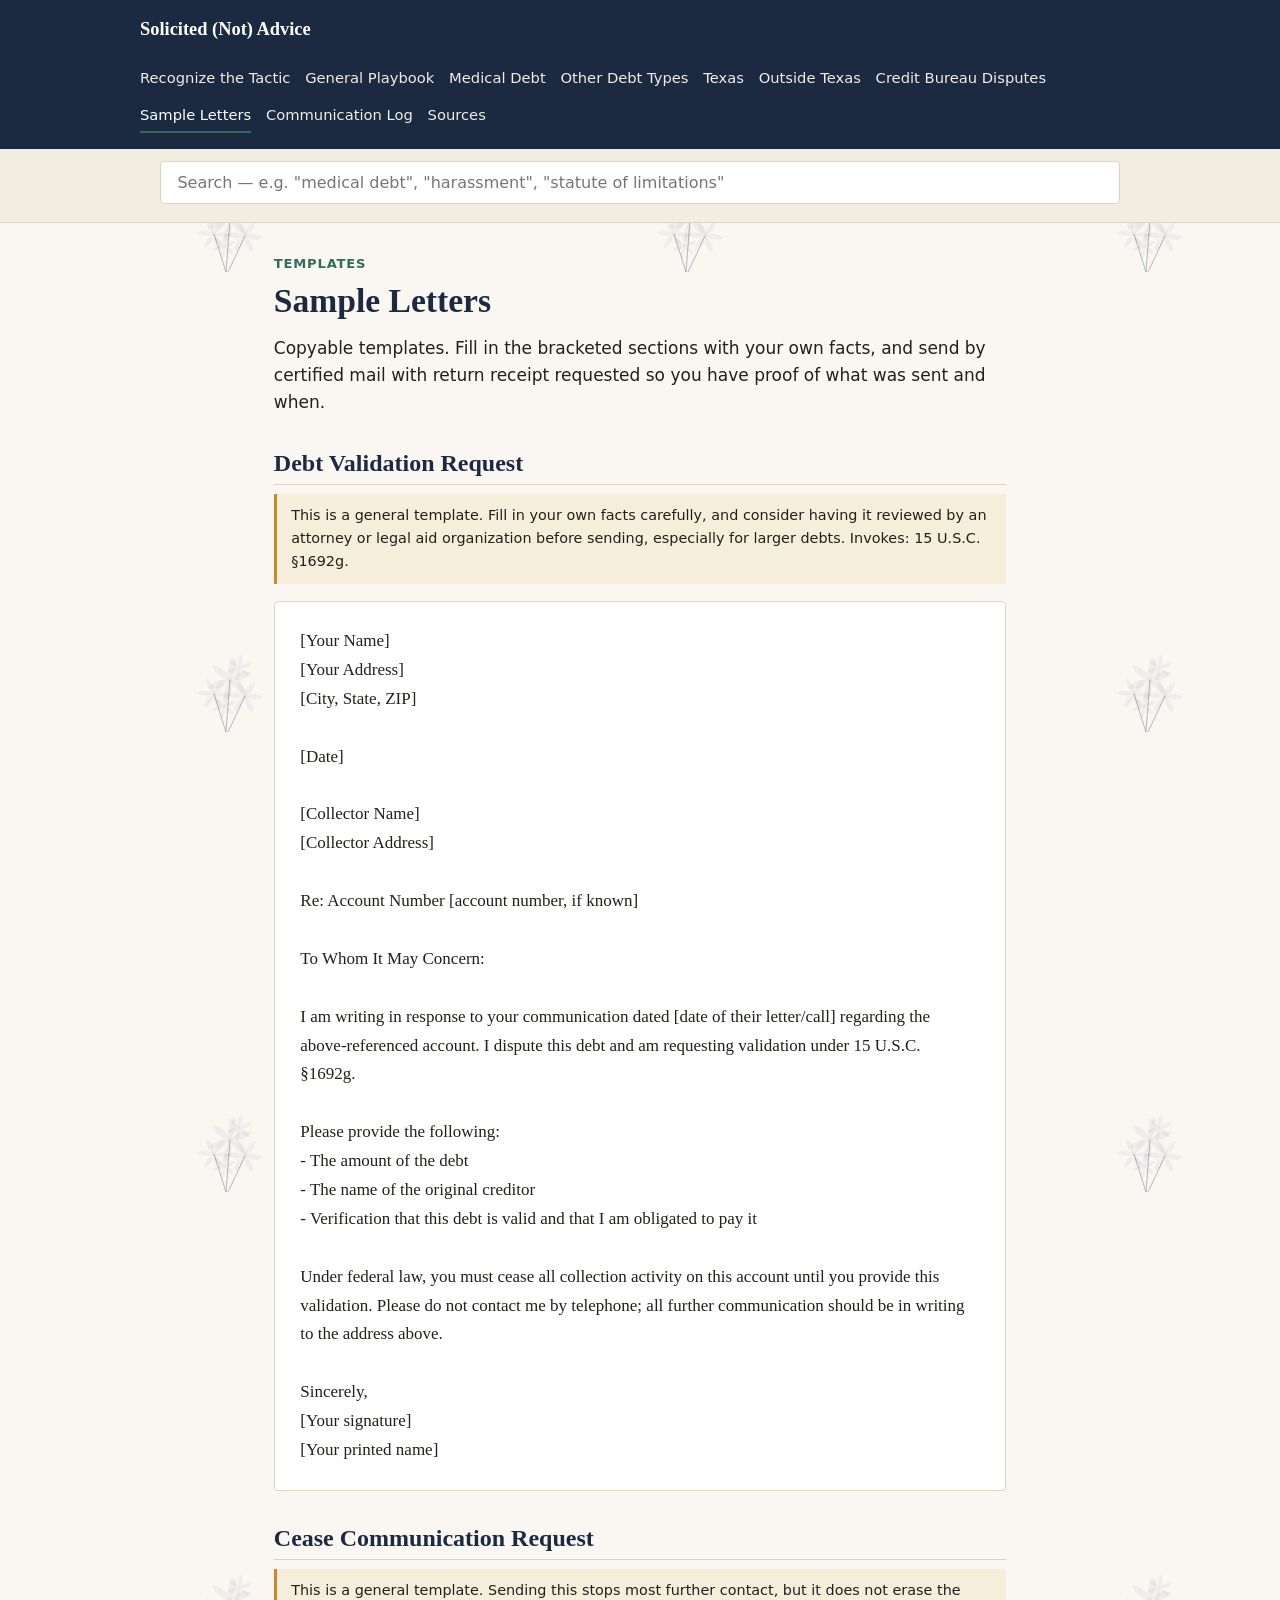
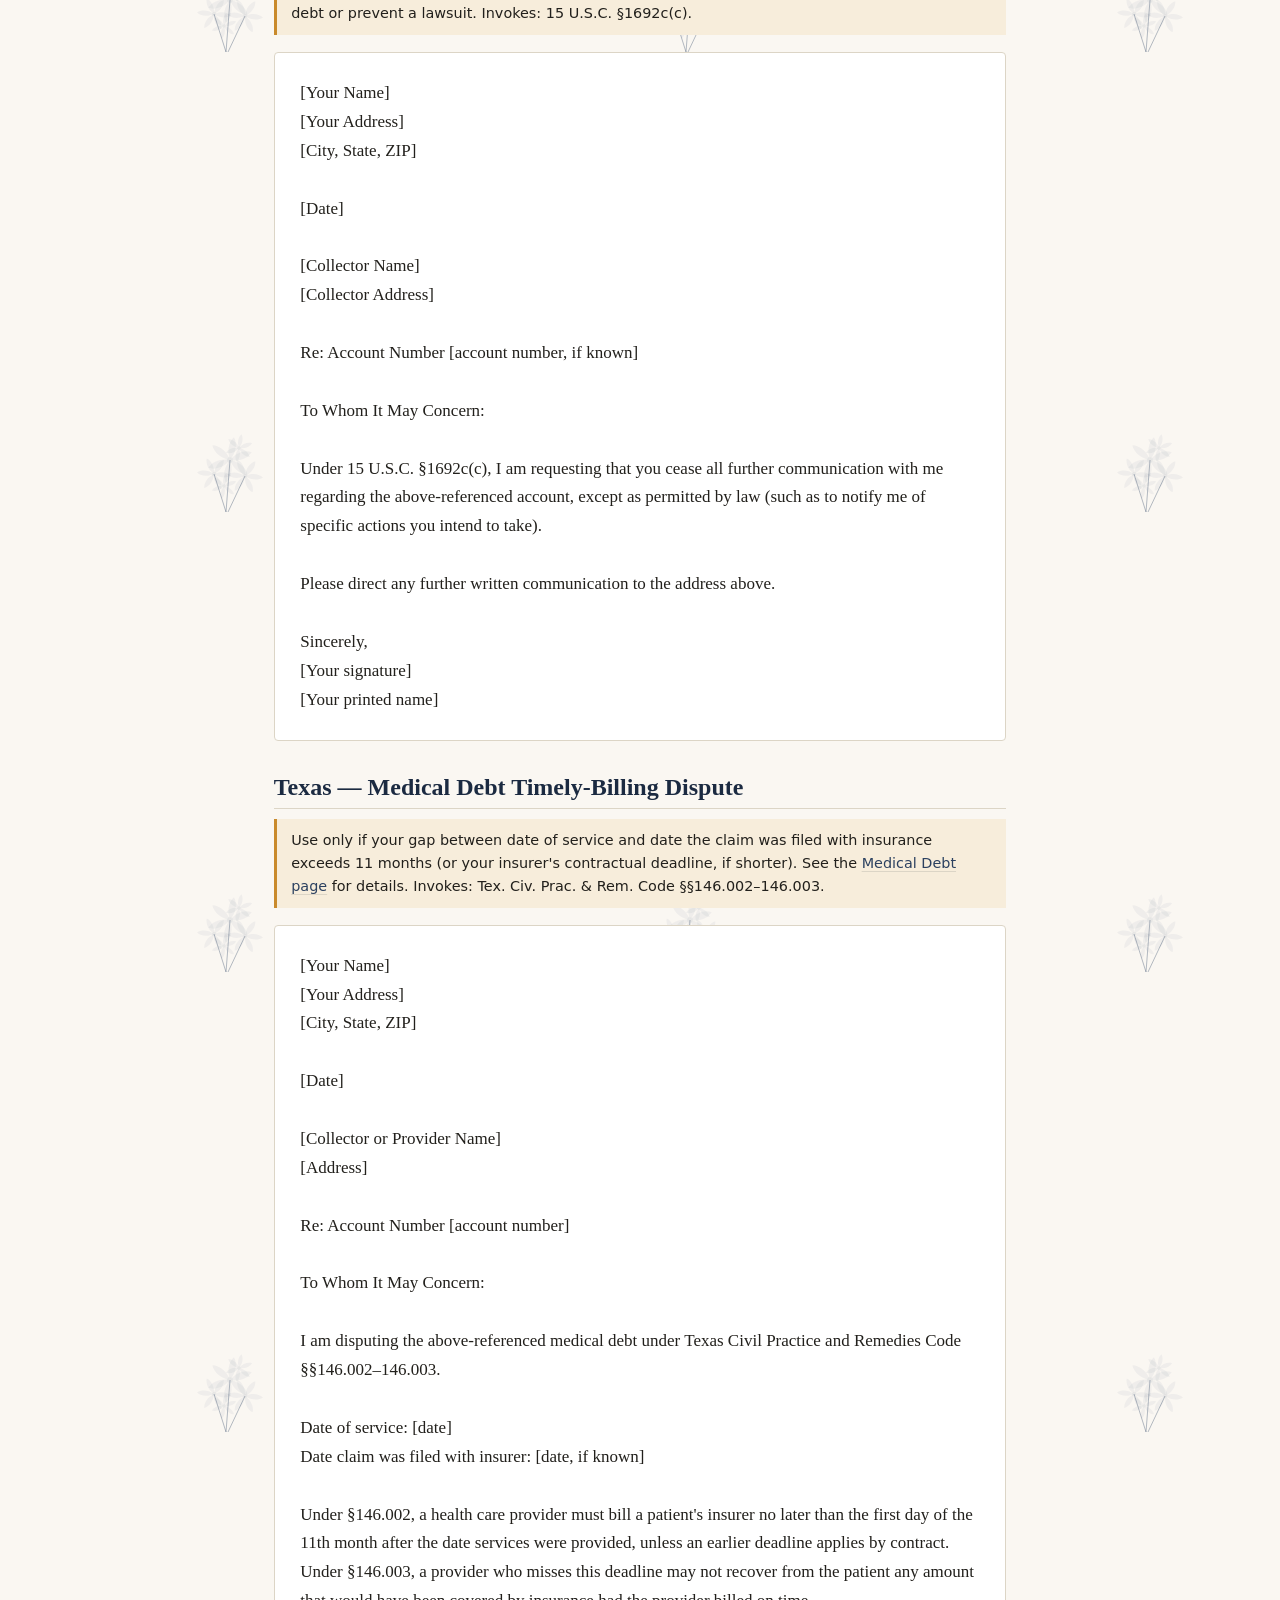
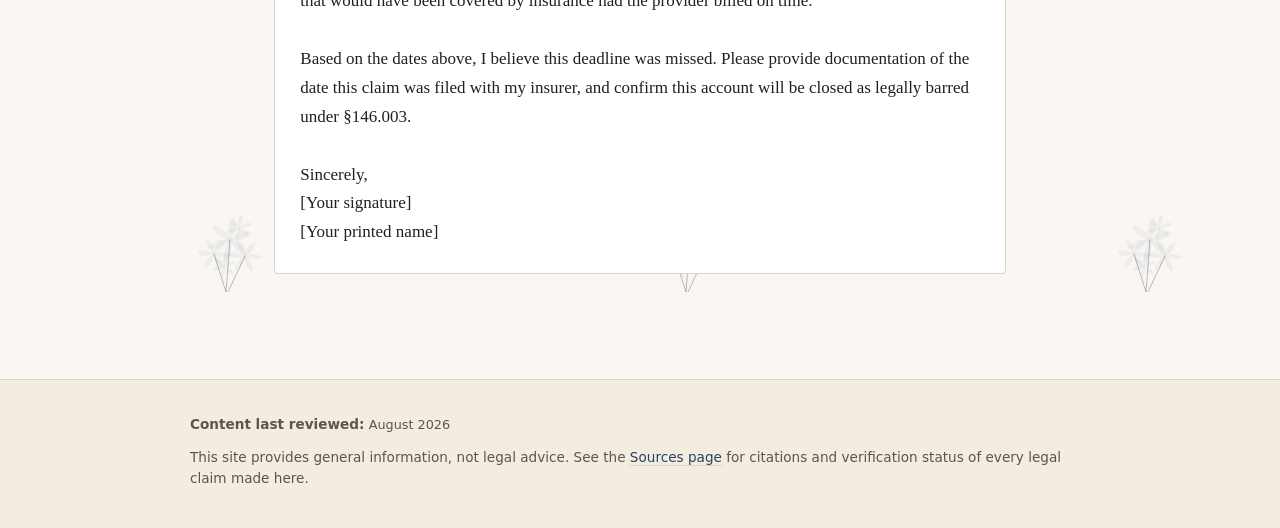
<file: sample-letters.html>
<!DOCTYPE html>
<html lang="en">
<head>
<meta charset="UTF-8">
<meta name="viewport" content="width=device-width, initial-scale=1.0">
<meta name="description" content="Copyable debt validation and cease-communication letter templates, with notes on what law each one invokes.">
<title>Sample Letters — Solicited (Not) Advice</title>
<link rel="stylesheet" href="styles.css">
</head>
<body>
<a href="#main" class="skip-link">Skip to main content</a>
<header class="site-header">
  <div class="header-inner">
    <a href="index.html" class="site-title">Solicited (Not) Advice</a>
    <nav class="main-nav" aria-label="Main">
      <a href="recognize-the-tactic.html">Recognize the Tactic</a>
      <a href="playbook.html">General Playbook</a>
      <a href="medical-debt.html">Medical Debt</a>
      <a href="credit-card-debt.html">Other Debt Types</a>
      <a href="texas.html">Texas</a>
      <a href="outside-texas.html">Outside Texas</a>
      <a href="credit-bureau-disputes.html">Credit Bureau Disputes</a>
      <a href="sample-letters.html" aria-current="page">Sample Letters</a>
      <a href="communication-log.html">Communication Log</a>
      <a href="sources.html">Sources</a>
    </nav>
  </div>
</header>

<div class="site-search">
  <div class="site-search-inner">
    <label for="site-search-input" class="visually-hidden">Search this site</label>
    <input type="search" id="site-search-input" placeholder="Search &mdash; e.g. &quot;medical debt&quot;, &quot;harassment&quot;, &quot;statute of limitations&quot;" autocomplete="off">
    <div id="search-results"></div>
  </div>
</div>


<main id="main">
  <div class="eyebrow">Templates</div>
  <h1>Sample Letters</h1>
  <p>Copyable templates. Fill in the bracketed sections with your own facts, and send by certified mail with return receipt requested so you have proof of what was sent and when.</p>

  <h2 id="validation-letter">Debt Validation Request</h2>
  <div class="letter-note">This is a general template. Fill in your own facts carefully, and consider having it reviewed by an attorney or legal aid organization before sending, especially for larger debts. Invokes: 15 U.S.C. §1692g.</div>
  <div class="letter-template">[Your Name]
[Your Address]
[City, State, ZIP]

[Date]

[Collector Name]
[Collector Address]

Re: Account Number [account number, if known]

To Whom It May Concern:

I am writing in response to your communication dated [date of their letter/call] regarding the above-referenced account. I dispute this debt and am requesting validation under 15 U.S.C. §1692g.

Please provide the following:
- The amount of the debt
- The name of the original creditor
- Verification that this debt is valid and that I am obligated to pay it

Under federal law, you must cease all collection activity on this account until you provide this validation. Please do not contact me by telephone; all further communication should be in writing to the address above.

Sincerely,
[Your signature]
[Your printed name]</div>

  <h2 id="cease-letter">Cease Communication Request</h2>
  <div class="letter-note">This is a general template. Sending this stops most further contact, but it does not erase the debt or prevent a lawsuit. Invokes: 15 U.S.C. §1692c(c).</div>
  <div class="letter-template">[Your Name]
[Your Address]
[City, State, ZIP]

[Date]

[Collector Name]
[Collector Address]

Re: Account Number [account number, if known]

To Whom It May Concern:

Under 15 U.S.C. §1692c(c), I am requesting that you cease all further communication with me regarding the above-referenced account, except as permitted by law (such as to notify me of specific actions you intend to take).

Please direct any further written communication to the address above.

Sincerely,
[Your signature]
[Your printed name]</div>

  <h2>Texas — Medical Debt Timely-Billing Dispute</h2>
  <div class="letter-note">Use only if your gap between date of service and date the claim was filed with insurance exceeds 11 months (or your insurer's contractual deadline, if shorter). See the <a href="medical-debt.html#texas-146">Medical Debt page</a> for details. Invokes: Tex. Civ. Prac. & Rem. Code §§146.002–146.003.</div>
  <div class="letter-template">[Your Name]
[Your Address]
[City, State, ZIP]

[Date]

[Collector or Provider Name]
[Address]

Re: Account Number [account number]

To Whom It May Concern:

I am disputing the above-referenced medical debt under Texas Civil Practice and Remedies Code §§146.002–146.003.

Date of service: [date]
Date claim was filed with insurer: [date, if known]

Under §146.002, a health care provider must bill a patient's insurer no later than the first day of the 11th month after the date services were provided, unless an earlier deadline applies by contract. Under §146.003, a provider who misses this deadline may not recover from the patient any amount that would have been covered by insurance had the provider billed on time.

Based on the dates above, I believe this deadline was missed. Please provide documentation of the date this claim was filed with my insurer, and confirm this account will be closed as legally barred under §146.003.

Sincerely,
[Your signature]
[Your printed name]</div>

</main>

<footer class="site-footer">
  <div class="footer-inner">
    <p><strong>Content last reviewed:</strong> <span class="last-reviewed">August 2026</span></p>
    <p>This site provides general information, not legal advice. See the <a href="sources.html">Sources page</a> for citations and verification status of every legal claim made here.</p>
  </div>
</footer>

<script src="search-index.js"></script>
<script src="script.js"></script>
</body>
</html>
</file>
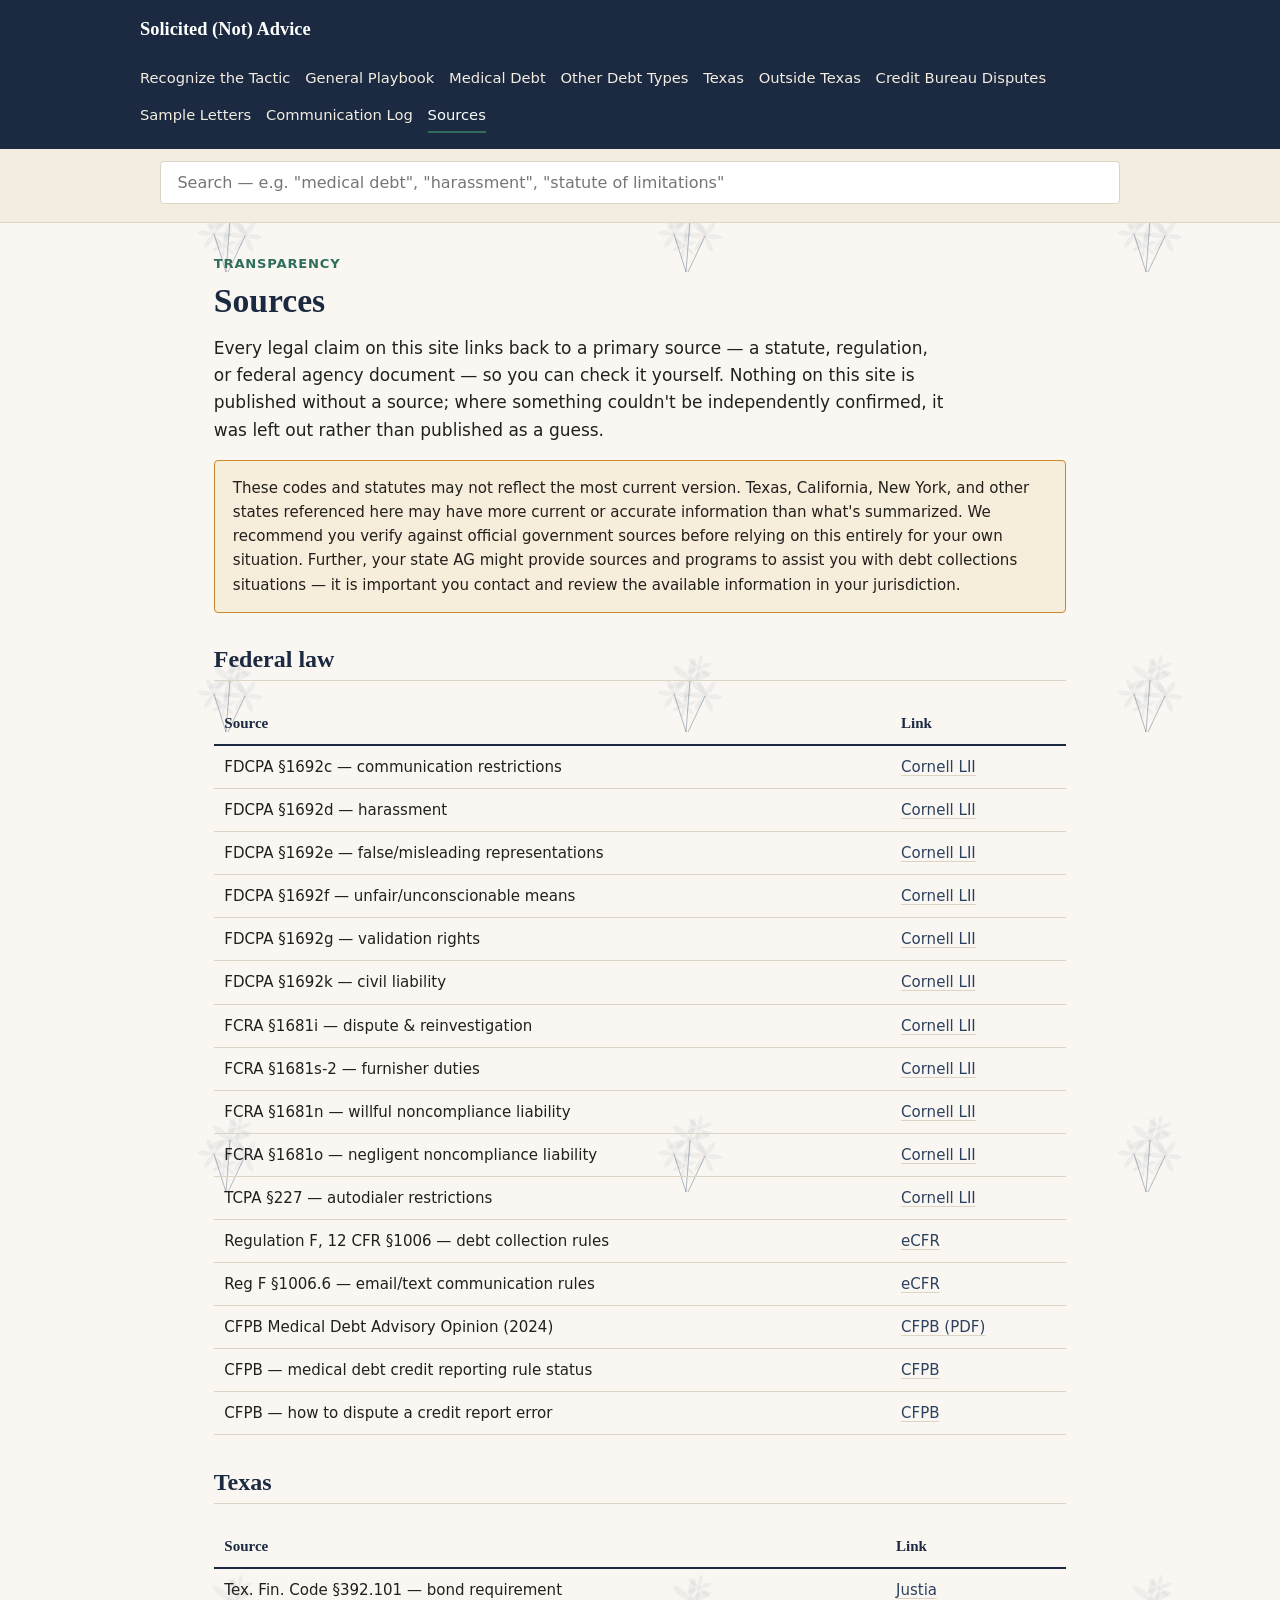
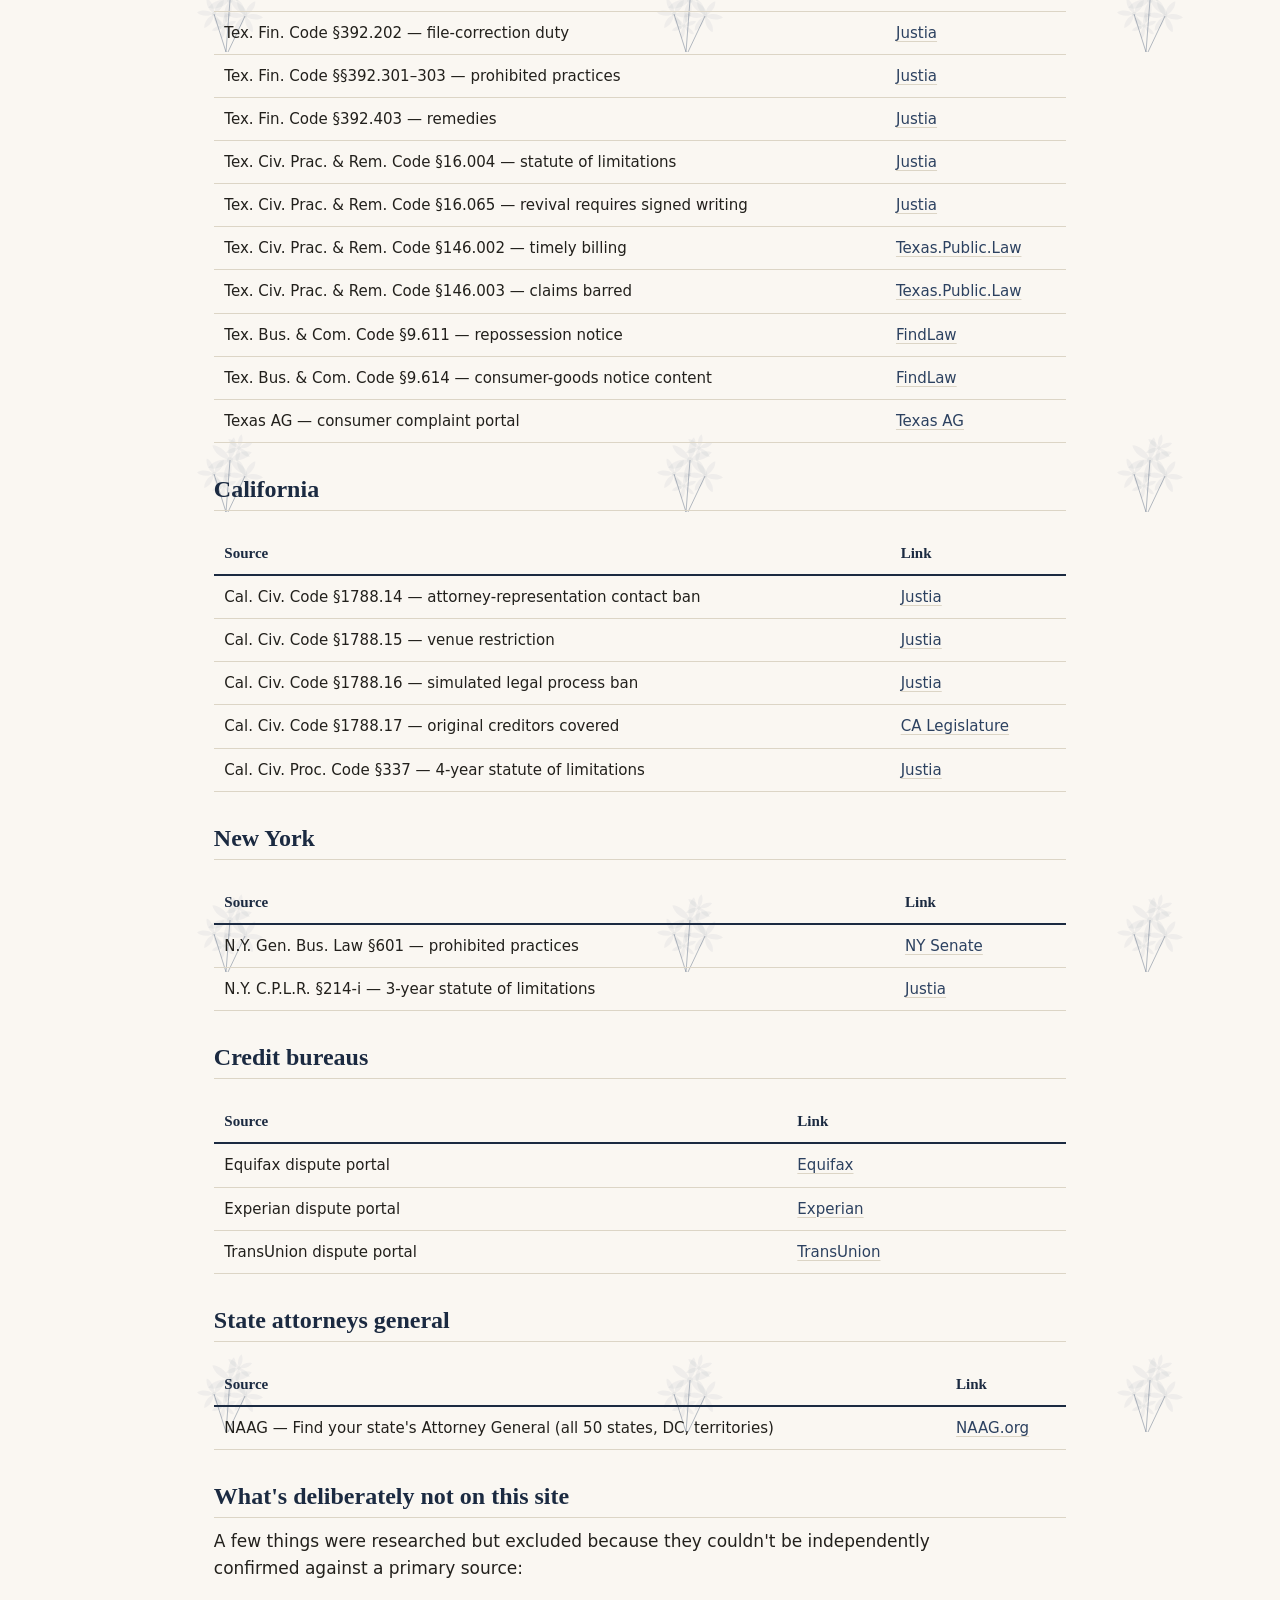
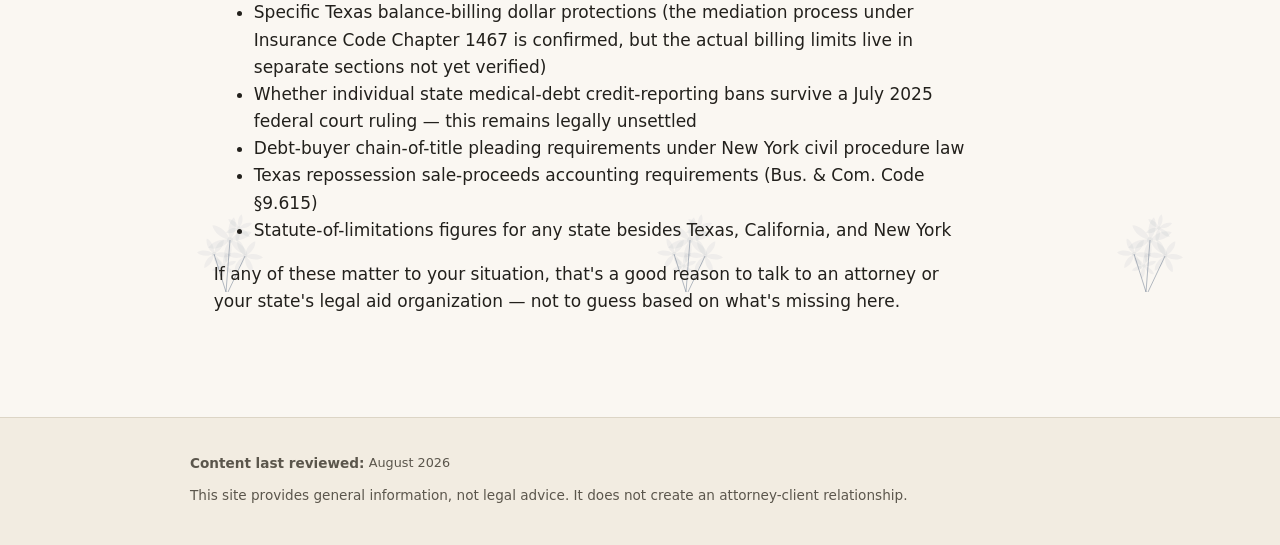
<file: sources.html>
<!DOCTYPE html>
<html lang="en">
<head>
<meta charset="UTF-8">
<meta name="viewport" content="width=device-width, initial-scale=1.0">
<meta name="description" content="Every legal citation on this site, linked to its primary source, so you can verify it yourself.">
<title>Sources — Solicited (Not) Advice</title>
<link rel="stylesheet" href="styles.css">
</head>
<body>
<a href="#main" class="skip-link">Skip to main content</a>
<header class="site-header">
  <div class="header-inner">
    <a href="index.html" class="site-title">Solicited (Not) Advice</a>
    <nav class="main-nav" aria-label="Main">
      <a href="recognize-the-tactic.html">Recognize the Tactic</a>
      <a href="playbook.html">General Playbook</a>
      <a href="medical-debt.html">Medical Debt</a>
      <a href="credit-card-debt.html">Other Debt Types</a>
      <a href="texas.html">Texas</a>
      <a href="outside-texas.html">Outside Texas</a>
      <a href="credit-bureau-disputes.html">Credit Bureau Disputes</a>
      <a href="sample-letters.html">Sample Letters</a>
      <a href="communication-log.html">Communication Log</a>
      <a href="sources.html" aria-current="page">Sources</a>
    </nav>
  </div>
</header>

<div class="site-search">
  <div class="site-search-inner">
    <label for="site-search-input" class="visually-hidden">Search this site</label>
    <input type="search" id="site-search-input" placeholder="Search &mdash; e.g. &quot;medical debt&quot;, &quot;harassment&quot;, &quot;statute of limitations&quot;" autocomplete="off">
    <div id="search-results"></div>
  </div>
</div>


<main id="main" class="wide">
  <div class="eyebrow">Transparency</div>
  <h1>Sources</h1>
  <p>Every legal claim on this site links back to a primary source — a statute, regulation, or federal agency document — so you can check it yourself. Nothing on this site is published without a source; where something couldn't be independently confirmed, it was left out rather than published as a guess.</p>

  <div class="disclaimer">
    These codes and statutes may not reflect the most current version. Texas, California, New York, and other states referenced here may have more current or accurate information than what's summarized. We recommend you verify against official government sources before relying on this entirely for your own situation. Further, your state AG might provide sources and programs to assist you with debt collections situations — it is important you contact and review the available information in your jurisdiction.
  </div>

  <h2>Federal law</h2>
  <table class="data">
    <tr><th>Source</th><th>Link</th></tr>
    <tr><td>FDCPA §1692c — communication restrictions</td><td><a href="https://www.law.cornell.edu/uscode/text/15/1692c" target="_blank" rel="noopener">Cornell LII</a></td></tr>
    <tr><td>FDCPA §1692d — harassment</td><td><a href="https://www.law.cornell.edu/uscode/text/15/1692d" target="_blank" rel="noopener">Cornell LII</a></td></tr>
    <tr><td>FDCPA §1692e — false/misleading representations</td><td><a href="https://www.law.cornell.edu/uscode/text/15/1692e" target="_blank" rel="noopener">Cornell LII</a></td></tr>
    <tr><td>FDCPA §1692f — unfair/unconscionable means</td><td><a href="https://www.law.cornell.edu/uscode/text/15/1692f" target="_blank" rel="noopener">Cornell LII</a></td></tr>
    <tr><td>FDCPA §1692g — validation rights</td><td><a href="https://www.law.cornell.edu/uscode/text/15/1692g" target="_blank" rel="noopener">Cornell LII</a></td></tr>
    <tr><td>FDCPA §1692k — civil liability</td><td><a href="https://www.law.cornell.edu/uscode/text/15/1692k" target="_blank" rel="noopener">Cornell LII</a></td></tr>
    <tr><td>FCRA §1681i — dispute & reinvestigation</td><td><a href="https://www.law.cornell.edu/uscode/text/15/1681i" target="_blank" rel="noopener">Cornell LII</a></td></tr>
    <tr><td>FCRA §1681s-2 — furnisher duties</td><td><a href="https://www.law.cornell.edu/uscode/text/15/1681s-2" target="_blank" rel="noopener">Cornell LII</a></td></tr>
    <tr><td>FCRA §1681n — willful noncompliance liability</td><td><a href="https://www.law.cornell.edu/uscode/text/15/1681n" target="_blank" rel="noopener">Cornell LII</a></td></tr>
    <tr><td>FCRA §1681o — negligent noncompliance liability</td><td><a href="https://www.law.cornell.edu/uscode/text/15/1681o" target="_blank" rel="noopener">Cornell LII</a></td></tr>
    <tr><td>TCPA §227 — autodialer restrictions</td><td><a href="https://www.law.cornell.edu/uscode/text/47/227" target="_blank" rel="noopener">Cornell LII</a></td></tr>
    <tr><td>Regulation F, 12 CFR §1006 — debt collection rules</td><td><a href="https://www.ecfr.gov/current/title-12/chapter-X/part-1006" target="_blank" rel="noopener">eCFR</a></td></tr>
    <tr><td>Reg F §1006.6 — email/text communication rules</td><td><a href="https://www.ecfr.gov/current/title-12/chapter-X/part-1006/subpart-B/section-1006.6" target="_blank" rel="noopener">eCFR</a></td></tr>
    <tr><td>CFPB Medical Debt Advisory Opinion (2024)</td><td><a href="https://files.consumerfinance.gov/f/documents/cfpb_medical-debt-collection-advisory-opinion_2024-10.pdf" target="_blank" rel="noopener">CFPB (PDF)</a></td></tr>
    <tr><td>CFPB — medical debt credit reporting rule status</td><td><a href="https://www.consumerfinance.gov/rules-policy/final-rules/prohibition-on-creditors-and-consumer-reporting-agencies-concerning-medical-information-regulation-v/" target="_blank" rel="noopener">CFPB</a></td></tr>
    <tr><td>CFPB — how to dispute a credit report error</td><td><a href="https://www.consumerfinance.gov/ask-cfpb/how-do-i-dispute-an-error-on-my-credit-report-en-314/" target="_blank" rel="noopener">CFPB</a></td></tr>
  </table>

  <h2>Texas</h2>
  <table class="data">
    <tr><th>Source</th><th>Link</th></tr>
    <tr><td>Tex. Fin. Code §392.101 — bond requirement</td><td><a href="https://law.justia.com/codes/texas/finance-code/title-5/chapter-392/subchapter-b/section-392-101/" target="_blank" rel="noopener">Justia</a></td></tr>
    <tr><td>Tex. Fin. Code §392.202 — file-correction duty</td><td><a href="https://law.justia.com/codes/texas/finance-code/title-5/chapter-392/subchapter-c/section-392-202/" target="_blank" rel="noopener">Justia</a></td></tr>
    <tr><td>Tex. Fin. Code §§392.301–303 — prohibited practices</td><td><a href="https://law.justia.com/codes/texas/finance-code/title-5/chapter-392/subchapter-d/" target="_blank" rel="noopener">Justia</a></td></tr>
    <tr><td>Tex. Fin. Code §392.403 — remedies</td><td><a href="https://law.justia.com/codes/texas/finance-code/title-5/chapter-392/subchapter-e/section-392-403/" target="_blank" rel="noopener">Justia</a></td></tr>
    <tr><td>Tex. Civ. Prac. & Rem. Code §16.004 — statute of limitations</td><td><a href="https://law.justia.com/codes/texas/civil-practice-and-remedies-code/title-2/subtitle-b/chapter-16/subchapter-a/section-16-004/" target="_blank" rel="noopener">Justia</a></td></tr>
    <tr><td>Tex. Civ. Prac. & Rem. Code §16.065 — revival requires signed writing</td><td><a href="https://law.justia.com/codes/texas/civil-practice-and-remedies-code/title-2/subtitle-b/chapter-16/subchapter-d/section-16-065/" target="_blank" rel="noopener">Justia</a></td></tr>
    <tr><td>Tex. Civ. Prac. & Rem. Code §146.002 — timely billing</td><td><a href="https://texas.public.law/statutes/tex._civ._practice_and_remedies_code_section_146.002" target="_blank" rel="noopener">Texas.Public.Law</a></td></tr>
    <tr><td>Tex. Civ. Prac. & Rem. Code §146.003 — claims barred</td><td><a href="https://texas.public.law/statutes/tex._civ._practice_and_remedies_code_section_146.003" target="_blank" rel="noopener">Texas.Public.Law</a></td></tr>
    <tr><td>Tex. Bus. & Com. Code §9.611 — repossession notice</td><td><a href="https://codes.findlaw.com/tx/business-and-commerce-code/bus-com-sect-9-611/" target="_blank" rel="noopener">FindLaw</a></td></tr>
    <tr><td>Tex. Bus. & Com. Code §9.614 — consumer-goods notice content</td><td><a href="https://codes.findlaw.com/tx/business-and-commerce-code/bus-com-sect-9-614/" target="_blank" rel="noopener">FindLaw</a></td></tr>
    <tr><td>Texas AG — consumer complaint portal</td><td><a href="https://www.texasattorneygeneral.gov/consumer-protection/file-consumer-complaint" target="_blank" rel="noopener">Texas AG</a></td></tr>
  </table>

  <h2>California</h2>
  <table class="data">
    <tr><th>Source</th><th>Link</th></tr>
    <tr><td>Cal. Civ. Code §1788.14 — attorney-representation contact ban</td><td><a href="https://law.justia.com/codes/california/code-civ/division-3/part-4/title-1-6c/article-2/section-1788-14/" target="_blank" rel="noopener">Justia</a></td></tr>
    <tr><td>Cal. Civ. Code §1788.15 — venue restriction</td><td><a href="https://law.justia.com/codes/california/2011/civ/division-3/1788.10-1788.18/1788.14" target="_blank" rel="noopener">Justia</a></td></tr>
    <tr><td>Cal. Civ. Code §1788.16 — simulated legal process ban</td><td><a href="https://law.justia.com/codes/california/code-civ/division-3/part-4/title-1-6c/article-2/section-1788-16/" target="_blank" rel="noopener">Justia</a></td></tr>
    <tr><td>Cal. Civ. Code §1788.17 — original creditors covered</td><td><a href="https://leginfo.legislature.ca.gov/faces/codes_displaySection.xhtml?lawCode=CIV&sectionNum=1788.17" target="_blank" rel="noopener">CA Legislature</a></td></tr>
    <tr><td>Cal. Civ. Proc. Code §337 — 4-year statute of limitations</td><td><a href="https://law.justia.com/codes/california/code-ccp/part-2/title-2/chapter-3/section-337/" target="_blank" rel="noopener">Justia</a></td></tr>
  </table>

  <h2>New York</h2>
  <table class="data">
    <tr><th>Source</th><th>Link</th></tr>
    <tr><td>N.Y. Gen. Bus. Law §601 — prohibited practices</td><td><a href="https://www.nysenate.gov/legislation/laws/GBS/601" target="_blank" rel="noopener">NY Senate</a></td></tr>
    <tr><td>N.Y. C.P.L.R. §214-i — 3-year statute of limitations</td><td><a href="https://law.justia.com/codes/new-york/cvp/article-2/214-i/" target="_blank" rel="noopener">Justia</a></td></tr>
  </table>

  <h2>Credit bureaus</h2>
  <table class="data">
    <tr><th>Source</th><th>Link</th></tr>
    <tr><td>Equifax dispute portal</td><td><a href="https://www.equifax.com/personal/credit-report-services/credit-dispute/" target="_blank" rel="noopener">Equifax</a></td></tr>
    <tr><td>Experian dispute portal</td><td><a href="https://www.experian.com/disputes/main.html" target="_blank" rel="noopener">Experian</a></td></tr>
    <tr><td>TransUnion dispute portal</td><td><a href="https://www.transunion.com/credit-disputes/dispute-your-credit" target="_blank" rel="noopener">TransUnion</a></td></tr>
  </table>

  <h2>State attorneys general</h2>
  <table class="data">
    <tr><th>Source</th><th>Link</th></tr>
    <tr><td>NAAG — Find your state's Attorney General (all 50 states, DC, territories)</td><td><a href="https://www.naag.org/find-my-ag/" target="_blank" rel="noopener">NAAG.org</a></td></tr>
  </table>

  <h2>What's deliberately not on this site</h2>
  <p>A few things were researched but excluded because they couldn't be independently confirmed against a primary source:</p>
  <ul>
    <li>Specific Texas balance-billing dollar protections (the mediation process under Insurance Code Chapter 1467 is confirmed, but the actual billing limits live in separate sections not yet verified)</li>
    <li>Whether individual state medical-debt credit-reporting bans survive a July 2025 federal court ruling — this remains legally unsettled</li>
    <li>Debt-buyer chain-of-title pleading requirements under New York civil procedure law</li>
    <li>Texas repossession sale-proceeds accounting requirements (Bus. & Com. Code §9.615)</li>
    <li>Statute-of-limitations figures for any state besides Texas, California, and New York</li>
  </ul>
  <p>If any of these matter to your situation, that's a good reason to talk to an attorney or your state's legal aid organization — not to guess based on what's missing here.</p>

</main>

<footer class="site-footer">
  <div class="footer-inner">
    <p><strong>Content last reviewed:</strong> <span class="last-reviewed">August 2026</span></p>
    <p>This site provides general information, not legal advice. It does not create an attorney-client relationship.</p>
  </div>
</footer>

<script src="search-index.js"></script>
<script src="script.js"></script>
</body>
</html>
</file>
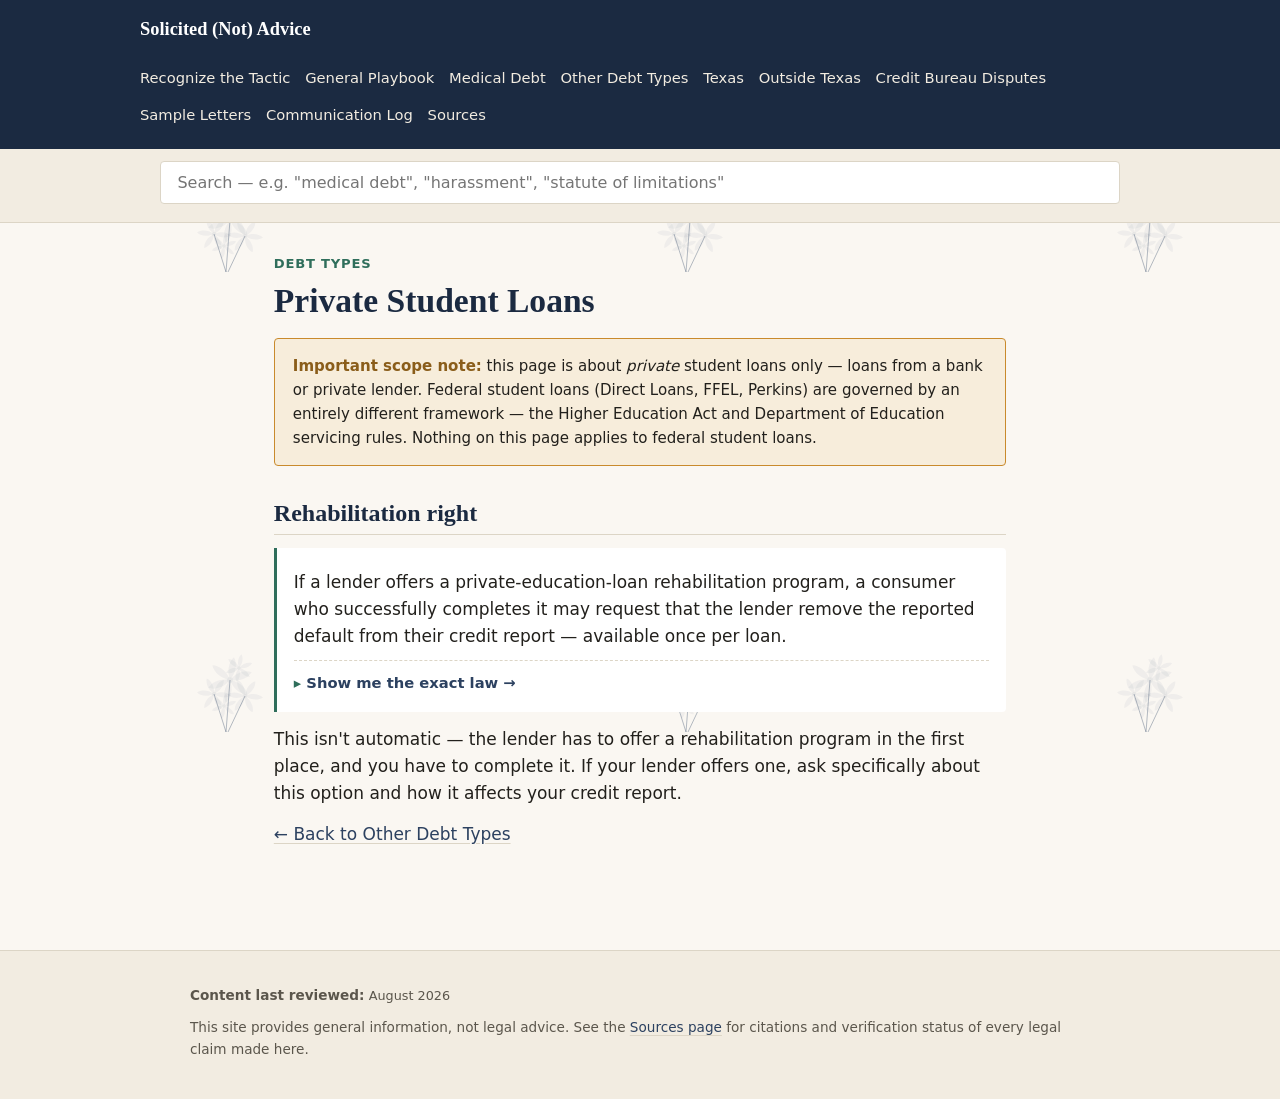
<file: student-loans.html>
<!DOCTYPE html>
<html lang="en">
<head>
<meta charset="UTF-8">
<meta name="viewport" content="width=device-width, initial-scale=1.0">
<meta name="description" content="Private student loan debt collection rights — and how they differ from federal student loans.">
<title>Private Student Loans — Solicited (Not) Advice</title>
<link rel="stylesheet" href="styles.css">
</head>
<body>
<a href="#main" class="skip-link">Skip to main content</a>
<header class="site-header">
  <div class="header-inner">
    <a href="index.html" class="site-title">Solicited (Not) Advice</a>
    <nav class="main-nav" aria-label="Main">
      <a href="recognize-the-tactic.html">Recognize the Tactic</a>
      <a href="playbook.html">General Playbook</a>
      <a href="medical-debt.html">Medical Debt</a>
      <a href="credit-card-debt.html">Other Debt Types</a>
      <a href="texas.html">Texas</a>
      <a href="outside-texas.html">Outside Texas</a>
      <a href="credit-bureau-disputes.html">Credit Bureau Disputes</a>
      <a href="sample-letters.html">Sample Letters</a>
      <a href="communication-log.html">Communication Log</a>
      <a href="sources.html">Sources</a>
    </nav>
  </div>
</header>

<div class="site-search">
  <div class="site-search-inner">
    <label for="site-search-input" class="visually-hidden">Search this site</label>
    <input type="search" id="site-search-input" placeholder="Search &mdash; e.g. &quot;medical debt&quot;, &quot;harassment&quot;, &quot;statute of limitations&quot;" autocomplete="off">
    <div id="search-results"></div>
  </div>
</div>


<main id="main">
  <div class="eyebrow">Debt types</div>
  <h1>Private Student Loans</h1>

  <div class="disclaimer">
    <strong>Important scope note:</strong> this page is about <em>private</em> student loans only — loans from a bank or private lender. Federal student loans (Direct Loans, FFEL, Perkins) are governed by an entirely different framework — the Higher Education Act and Department of Education servicing rules. Nothing on this page applies to federal student loans.
  </div>

  <h2 id="rehabilitation">Rehabilitation right</h2>
  <div class="citation">
      <p class="takeaway">If a lender offers a private-education-loan rehabilitation program, a consumer who successfully completes it may request that the lender remove the reported default from their credit report — available once per loan.</p>
      <details>
        <summary>Show me the exact law &rarr;</summary>
        <div class="legal-text">
          <p><strong>15 U.S.C. §1681s-2(a)(1)(E)</strong></p>
          <p class="cite-link"><a href="https://www.law.cornell.edu/uscode/text/15/1681s-2" target="_blank" rel="noopener">View source →</a></p>
        </div>
      </details>
    </div>
  <p>This isn't automatic — the lender has to offer a rehabilitation program in the first place, and you have to complete it. If your lender offers one, ask specifically about this option and how it affects your credit report.</p>

  <p><a href="credit-card-debt.html">← Back to Other Debt Types</a></p>
</main>

<footer class="site-footer">
  <div class="footer-inner">
    <p><strong>Content last reviewed:</strong> <span class="last-reviewed">August 2026</span></p>
    <p>This site provides general information, not legal advice. See the <a href="sources.html">Sources page</a> for citations and verification status of every legal claim made here.</p>
  </div>
</footer>

<script src="search-index.js"></script>
<script src="script.js"></script>
</body>
</html>
</file>
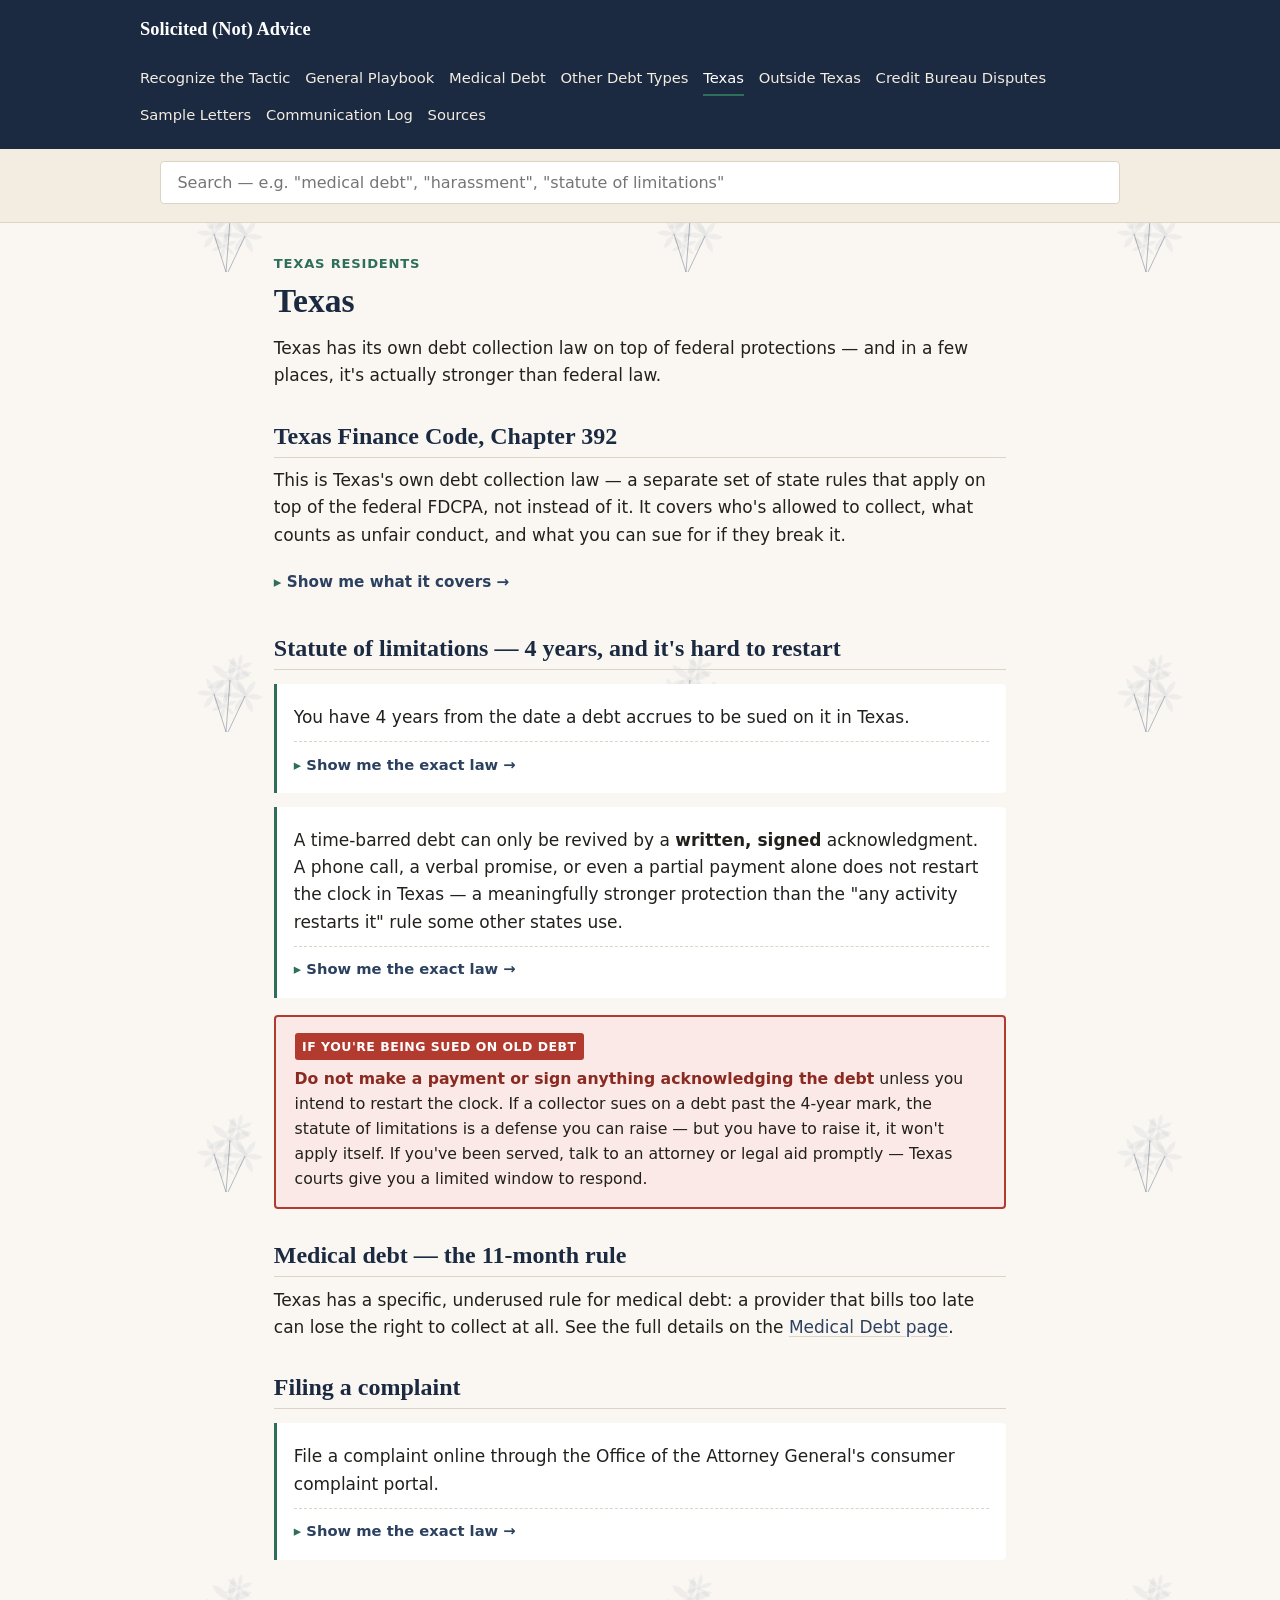
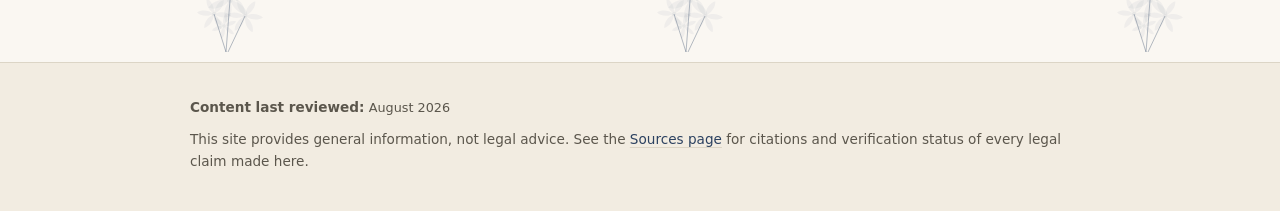
<file: texas.html>
<!DOCTYPE html>
<html lang="en">
<head>
<meta charset="UTF-8">
<meta name="viewport" content="width=device-width, initial-scale=1.0">
<meta name="description" content="Texas-specific debt collection law: Finance Code Chapter 392, the 4-year statute of limitations, and the medical billing deadline.">
<title>Texas — Solicited (Not) Advice</title>
<link rel="stylesheet" href="styles.css">
</head>
<body>
<a href="#main" class="skip-link">Skip to main content</a>
<header class="site-header">
  <div class="header-inner">
    <a href="index.html" class="site-title">Solicited (Not) Advice</a>
    <nav class="main-nav" aria-label="Main">
      <a href="recognize-the-tactic.html">Recognize the Tactic</a>
      <a href="playbook.html">General Playbook</a>
      <a href="medical-debt.html">Medical Debt</a>
      <a href="credit-card-debt.html">Other Debt Types</a>
      <a href="texas.html" aria-current="page">Texas</a>
      <a href="outside-texas.html">Outside Texas</a>
      <a href="credit-bureau-disputes.html">Credit Bureau Disputes</a>
      <a href="sample-letters.html">Sample Letters</a>
      <a href="communication-log.html">Communication Log</a>
      <a href="sources.html">Sources</a>
    </nav>
  </div>
</header>

<div class="site-search">
  <div class="site-search-inner">
    <label for="site-search-input" class="visually-hidden">Search this site</label>
    <input type="search" id="site-search-input" placeholder="Search &mdash; e.g. &quot;medical debt&quot;, &quot;harassment&quot;, &quot;statute of limitations&quot;" autocomplete="off">
    <div id="search-results"></div>
  </div>
</div>


<main id="main">
  <div class="eyebrow">Texas residents</div>
  <h1>Texas</h1>
  <p>Texas has its own debt collection law on top of federal protections — and in a few places, it's actually stronger than federal law.</p>

  <h2 id="finance-392">Texas Finance Code, Chapter 392</h2>
  <p>This is Texas's own debt collection law — a separate set of state rules that apply on top of the federal FDCPA, not instead of it. It covers who's allowed to collect, what counts as unfair conduct, and what you can sue for if they break it.</p>
  <details class="section-details">
    <summary>Show me what it covers &rarr;</summary>
    <div class="citation">
      <p class="takeaway">Third-party debt collectors and credit bureaus must hold a $10,000 surety bond on file with the Texas Secretary of State before collecting in Texas.</p>
      <details>
        <summary>Show me the exact law &rarr;</summary>
        <div class="legal-text">
          <p><strong>§392.101 — Bond requirement</strong></p>
          <p class="cite-link"><a href="https://law.justia.com/codes/texas/finance-code/title-5/chapter-392/subchapter-b/section-392-101/" target="_blank" rel="noopener">View source →</a></p>
        </div>
      </details>
    </div>
    <div class="citation">
      <p class="takeaway">You can dispute file accuracy directly, in writing, with the third-party collector — not just with the credit bureau. The collector must cease collection efforts until it investigates.</p>
      <details>
        <summary>Show me the exact law &rarr;</summary>
        <div class="legal-text">
          <p><strong>§392.202 — File-correction duty</strong></p>
          <p class="cite-link"><a href="https://law.justia.com/codes/texas/finance-code/title-5/chapter-392/subchapter-c/section-392-202/" target="_blank" rel="noopener">View source →</a></p>
        </div>
      </details>
    </div>
    <div class="citation">
      <p class="takeaway">Texas independently prohibits threats/coercion (illegal arrest threats, false criminal accusations, threatening repossession without court process), harassment (obscene language, undisclosed-caller harassment, repeated ringing), and unfair means (fees not in your original agreement) — this gives you a state-law claim alongside any federal one.</p>
      <details>
        <summary>Show me the exact law &rarr;</summary>
        <div class="legal-text">
          <p><strong>§§392.301–303 — Threats, harassment, unfair means</strong></p>
          <p class="cite-link"><a href="https://law.justia.com/codes/texas/finance-code/title-5/chapter-392/subchapter-d/" target="_blank" rel="noopener">View source →</a></p>
        </div>
      </details>
    </div>
    <div class="citation">
      <p class="takeaway">If a collector violates this chapter, you can sue for an injunction (a court order making them stop), your actual damages, and your attorney's fees. For three specific violations — not registering a bond (§392.101), ignoring your file-correction dispute (§392.202), or falsely telling someone else that you're refusing to pay a disputed debt (§392.301(a)(3)) — the law guarantees at least $100 in damages, even if you can't point to a specific dollar loss. For any other Chapter 392 violation, you'd need to show your actual financial harm.</p>
      <details>
        <summary>Show me the exact law &rarr;</summary>
        <div class="legal-text">
          <p><strong>§392.403 — Remedies</strong></p>
          <p class="cite-link"><a href="https://law.justia.com/codes/texas/finance-code/title-5/chapter-392/subchapter-e/section-392-403/" target="_blank" rel="noopener">View source →</a></p>
        </div>
      </details>
    </div>
  </details>

  <h2 id="sol">Statute of limitations — 4 years, and it's hard to restart</h2>
  <div class="citation">
      <p class="takeaway">You have 4 years from the date a debt accrues to be sued on it in Texas.</p>
      <details>
        <summary>Show me the exact law &rarr;</summary>
        <div class="legal-text">
          <p><strong>Tex. Civ. Prac. & Rem. Code §16.004(a)(3)</strong></p>
          <p class="cite-link"><a href="https://law.justia.com/codes/texas/civil-practice-and-remedies-code/title-2/subtitle-b/chapter-16/subchapter-a/section-16-004/" target="_blank" rel="noopener">View source →</a></p>
        </div>
      </details>
    </div>
  <div class="citation">
      <p class="takeaway">A time-barred debt can only be revived by a <strong>written, signed</strong> acknowledgment. A phone call, a verbal promise, or even a partial payment alone does not restart the clock in Texas — a meaningfully stronger protection than the "any activity restarts it" rule some other states use.</p>
      <details>
        <summary>Show me the exact law &rarr;</summary>
        <div class="legal-text">
          <p><strong>Tex. Civ. Prac. & Rem. Code §16.065</strong></p>
          <p class="cite-link"><a href="https://law.justia.com/codes/texas/civil-practice-and-remedies-code/title-2/subtitle-b/chapter-16/subchapter-d/section-16-065/" target="_blank" rel="noopener">View source →</a></p>
        </div>
      </details>
    </div>
  <div class="urgent-alert">
    <span class="urgent-label">If you're being sued on old debt</span>
    <p><strong>Do not make a payment or sign anything acknowledging the debt</strong> unless you intend to restart the clock. If a collector sues on a debt past the 4-year mark, the statute of limitations is a defense you can raise — but you have to raise it, it won't apply itself. If you've been served, talk to an attorney or legal aid promptly — Texas courts give you a limited window to respond.</p>
  </div>

  <h2>Medical debt — the 11-month rule</h2>
  <p>Texas has a specific, underused rule for medical debt: a provider that bills too late can lose the right to collect at all. See the full details on the <a href="medical-debt.html#texas-146">Medical Debt page</a>.</p>

  <h2>Filing a complaint</h2>
  <div class="citation">
      <p class="takeaway">File a complaint online through the Office of the Attorney General's consumer complaint portal.</p>
      <details>
        <summary>Show me the exact law &rarr;</summary>
        <div class="legal-text">
          <p><strong>Texas Attorney General — Consumer Protection Division</strong></p>
          <p class="cite-link"><a href="https://www.texasattorneygeneral.gov/consumer-protection/file-consumer-complaint" target="_blank" rel="noopener">File a complaint →</a></p>
        </div>
      </details>
    </div>

</main>

<footer class="site-footer">
  <div class="footer-inner">
    <p><strong>Content last reviewed:</strong> <span class="last-reviewed">August 2026</span></p>
    <p>This site provides general information, not legal advice. See the <a href="sources.html">Sources page</a> for citations and verification status of every legal claim made here.</p>
  </div>
</footer>

<script src="search-index.js"></script>
<script src="script.js"></script>
</body>
</html>
</file>
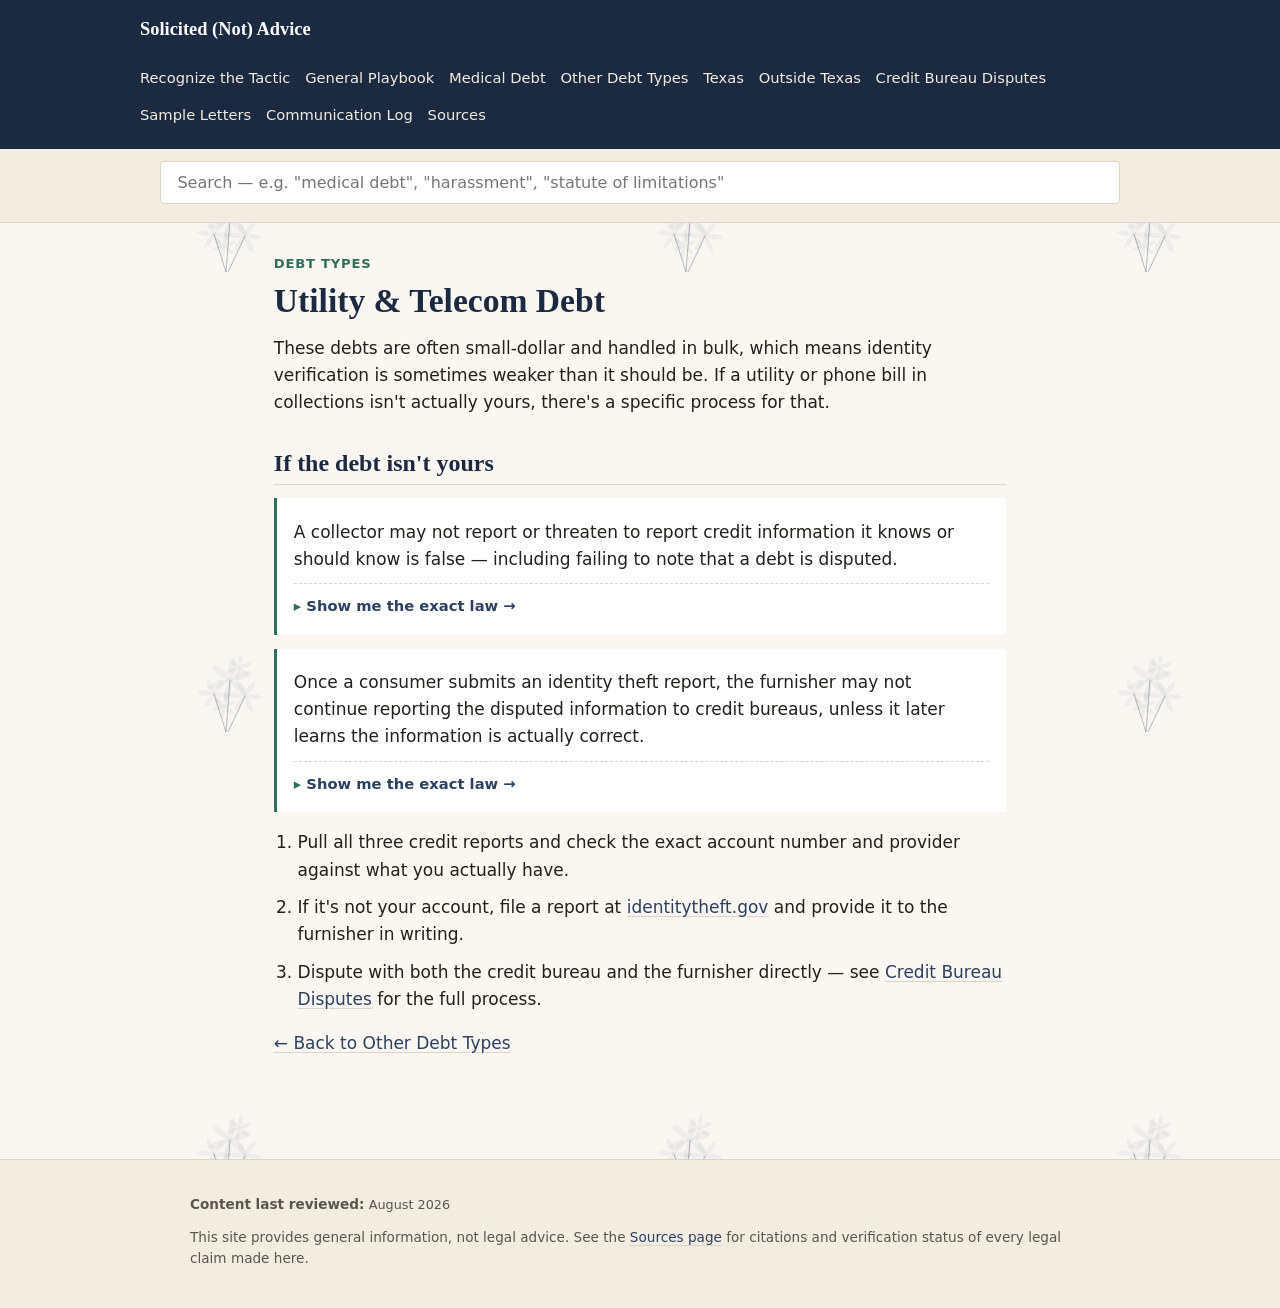
<file: utility-telecom.html>
<!DOCTYPE html>
<html lang="en">
<head>
<meta charset="UTF-8">
<meta name="viewport" content="width=device-width, initial-scale=1.0">
<meta name="description" content="What to do if a utility or phone bill in collections isn't actually yours — the identity theft dispute process.">
<title>Utility & Telecom Debt — Solicited (Not) Advice</title>
<link rel="stylesheet" href="styles.css">
</head>
<body>
<a href="#main" class="skip-link">Skip to main content</a>
<header class="site-header">
  <div class="header-inner">
    <a href="index.html" class="site-title">Solicited (Not) Advice</a>
    <nav class="main-nav" aria-label="Main">
      <a href="recognize-the-tactic.html">Recognize the Tactic</a>
      <a href="playbook.html">General Playbook</a>
      <a href="medical-debt.html">Medical Debt</a>
      <a href="credit-card-debt.html">Other Debt Types</a>
      <a href="texas.html">Texas</a>
      <a href="outside-texas.html">Outside Texas</a>
      <a href="credit-bureau-disputes.html">Credit Bureau Disputes</a>
      <a href="sample-letters.html">Sample Letters</a>
      <a href="communication-log.html">Communication Log</a>
      <a href="sources.html">Sources</a>
    </nav>
  </div>
</header>

<div class="site-search">
  <div class="site-search-inner">
    <label for="site-search-input" class="visually-hidden">Search this site</label>
    <input type="search" id="site-search-input" placeholder="Search &mdash; e.g. &quot;medical debt&quot;, &quot;harassment&quot;, &quot;statute of limitations&quot;" autocomplete="off">
    <div id="search-results"></div>
  </div>
</div>


<main id="main">
  <div class="eyebrow">Debt types</div>
  <h1>Utility &amp; Telecom Debt</h1>
  <p>These debts are often small-dollar and handled in bulk, which means identity verification is sometimes weaker than it should be. If a utility or phone bill in collections isn't actually yours, there's a specific process for that.</p>

  <h2 id="identity-theft">If the debt isn't yours</h2>
  <div class="citation">
      <p class="takeaway">A collector may not report or threaten to report credit information it knows or should know is false — including failing to note that a debt is disputed.</p>
      <details>
        <summary>Show me the exact law &rarr;</summary>
        <div class="legal-text">
          <p><strong>15 U.S.C. §1692e(8)</strong></p>
          <p class="cite-link"><a href="https://www.law.cornell.edu/uscode/text/15/1692e" target="_blank" rel="noopener">View source →</a></p>
        </div>
      </details>
    </div>
  <div class="citation">
      <p class="takeaway">Once a consumer submits an identity theft report, the furnisher may not continue reporting the disputed information to credit bureaus, unless it later learns the information is actually correct.</p>
      <details>
        <summary>Show me the exact law &rarr;</summary>
        <div class="legal-text">
          <p><strong>15 U.S.C. §1681s-2(a)(6)(B)</strong></p>
          <p class="cite-link"><a href="https://www.law.cornell.edu/uscode/text/15/1681s-2" target="_blank" rel="noopener">View source →</a></p>
        </div>
      </details>
    </div>
  <ol class="steps">
    <li>Pull all three credit reports and check the exact account number and provider against what you actually have.</li>
    <li>If it's not your account, file a report at <a href="https://www.identitytheft.gov" target="_blank" rel="noopener">identitytheft.gov</a> and provide it to the furnisher in writing.</li>
    <li>Dispute with both the credit bureau and the furnisher directly — see <a href="credit-bureau-disputes.html">Credit Bureau Disputes</a> for the full process.</li>
  </ol>

  <p><a href="credit-card-debt.html">← Back to Other Debt Types</a></p>
</main>

<footer class="site-footer">
  <div class="footer-inner">
    <p><strong>Content last reviewed:</strong> <span class="last-reviewed">August 2026</span></p>
    <p>This site provides general information, not legal advice. See the <a href="sources.html">Sources page</a> for citations and verification status of every legal claim made here.</p>
  </div>
</footer>

<script src="search-index.js"></script>
<script src="script.js"></script>
</body>
</html>
</file>
<file: styles.css>
/* ===== Design tokens ===== */
:root {
  --ink: #1B2A41;
  --ink-light: #2C4160;
  --paper: #FAF7F2;
  --paper-warm: #F2ECE1;
  --text: #22201C;
  --text-muted: #5B564C;
  --verified: #2F6E5B;
  --verified-bg: #E6EFEB;
  --caution: #C98A2C;
  --caution-bg: #F7EDDB;
  --border: #DCD5C6;
  --serif: Georgia, "Iowan Old Style", "Palatino Linotype", "Book Antiqua", serif;
  --sans: -apple-system, BlinkMacSystemFont, "Segoe UI", system-ui, Roboto, Helvetica, Arial, sans-serif;
  --hand: "Segoe Print", "Bradley Hand", "Chalkboard SE", "Comic Sans MS", cursive;
  --max-width: 780px;
  --radius: 4px;
}

* { box-sizing: border-box; }

html { scroll-behavior: smooth; }

body {
  margin: 0;
  font-family: var(--sans);
  background-color: var(--paper);
  background-image: url("data:image/svg+xml,%3Csvg xmlns='http://www.w3.org/2000/svg' width='460' height='460' viewBox='-230 -230 460 460'%3E%3Cg fill='%232C4160' fill-opacity='0.05'%3E%3Cg transform='translate(0,-10) rotate(10) scale(1.15)'%3E%3Cpath d='M0 0 C-4 -7 -4 -15 0 -20 C4 -15 4 -7 0 0 Z' transform='rotate(0)'/%3E%3Cpath d='M0 0 C-4 -7 -4 -15 0 -20 C4 -15 4 -7 0 0 Z' transform='rotate(60)'/%3E%3Cpath d='M0 0 C-4 -7 -4 -15 0 -20 C4 -15 4 -7 0 0 Z' transform='rotate(120)'/%3E%3Cpath d='M0 0 C-4 -7 -4 -15 0 -20 C4 -15 4 -7 0 0 Z' transform='rotate(180)'/%3E%3Cpath d='M0 0 C-4 -7 -4 -15 0 -20 C4 -15 4 -7 0 0 Z' transform='rotate(240)'/%3E%3Cpath d='M0 0 C-4 -7 -4 -15 0 -20 C4 -15 4 -7 0 0 Z' transform='rotate(300)'/%3E%3Ccircle cx='0' cy='0' r='2.5'/%3E%3C/g%3E%3Cg transform='translate(-16,4) rotate(-25) scale(0.85)'%3E%3Cpath d='M0 0 C-4 -7 -4 -15 0 -20 C4 -15 4 -7 0 0 Z' transform='rotate(0)'/%3E%3Cpath d='M0 0 C-4 -7 -4 -15 0 -20 C4 -15 4 -7 0 0 Z' transform='rotate(60)'/%3E%3Cpath d='M0 0 C-4 -7 -4 -15 0 -20 C4 -15 4 -7 0 0 Z' transform='rotate(120)'/%3E%3Cpath d='M0 0 C-4 -7 -4 -15 0 -20 C4 -15 4 -7 0 0 Z' transform='rotate(180)'/%3E%3Cpath d='M0 0 C-4 -7 -4 -15 0 -20 C4 -15 4 -7 0 0 Z' transform='rotate(240)'/%3E%3Cpath d='M0 0 C-4 -7 -4 -15 0 -20 C4 -15 4 -7 0 0 Z' transform='rotate(300)'/%3E%3Ccircle cx='0' cy='0' r='2.5'/%3E%3C/g%3E%3Cg transform='translate(15,6) rotate(35) scale(0.9)'%3E%3Cpath d='M0 0 C-4 -7 -4 -15 0 -20 C4 -15 4 -7 0 0 Z' transform='rotate(0)'/%3E%3Cpath d='M0 0 C-4 -7 -4 -15 0 -20 C4 -15 4 -7 0 0 Z' transform='rotate(60)'/%3E%3Cpath d='M0 0 C-4 -7 -4 -15 0 -20 C4 -15 4 -7 0 0 Z' transform='rotate(120)'/%3E%3Cpath d='M0 0 C-4 -7 -4 -15 0 -20 C4 -15 4 -7 0 0 Z' transform='rotate(180)'/%3E%3Cpath d='M0 0 C-4 -7 -4 -15 0 -20 C4 -15 4 -7 0 0 Z' transform='rotate(240)'/%3E%3Cpath d='M0 0 C-4 -7 -4 -15 0 -20 C4 -15 4 -7 0 0 Z' transform='rotate(300)'/%3E%3Ccircle cx='0' cy='0' r='2.5'/%3E%3C/g%3E%3Cg transform='translate(-6,16) rotate(70) scale(0.65)'%3E%3Cpath d='M0 0 C-4 -7 -4 -15 0 -20 C4 -15 4 -7 0 0 Z' transform='rotate(0)'/%3E%3Cpath d='M0 0 C-4 -7 -4 -15 0 -20 C4 -15 4 -7 0 0 Z' transform='rotate(60)'/%3E%3Cpath d='M0 0 C-4 -7 -4 -15 0 -20 C4 -15 4 -7 0 0 Z' transform='rotate(120)'/%3E%3Cpath d='M0 0 C-4 -7 -4 -15 0 -20 C4 -15 4 -7 0 0 Z' transform='rotate(180)'/%3E%3Cpath d='M0 0 C-4 -7 -4 -15 0 -20 C4 -15 4 -7 0 0 Z' transform='rotate(240)'/%3E%3Cpath d='M0 0 C-4 -7 -4 -15 0 -20 C4 -15 4 -7 0 0 Z' transform='rotate(300)'/%3E%3Ccircle cx='0' cy='0' r='2.5'/%3E%3C/g%3E%3Cg transform='translate(9,-22) rotate(-50) scale(0.7)'%3E%3Cpath d='M0 0 C-4 -7 -4 -15 0 -20 C4 -15 4 -7 0 0 Z' transform='rotate(0)'/%3E%3Cpath d='M0 0 C-4 -7 -4 -15 0 -20 C4 -15 4 -7 0 0 Z' transform='rotate(60)'/%3E%3Cpath d='M0 0 C-4 -7 -4 -15 0 -20 C4 -15 4 -7 0 0 Z' transform='rotate(120)'/%3E%3Cpath d='M0 0 C-4 -7 -4 -15 0 -20 C4 -15 4 -7 0 0 Z' transform='rotate(180)'/%3E%3Cpath d='M0 0 C-4 -7 -4 -15 0 -20 C4 -15 4 -7 0 0 Z' transform='rotate(240)'/%3E%3Cpath d='M0 0 C-4 -7 -4 -15 0 -20 C4 -15 4 -7 0 0 Z' transform='rotate(300)'/%3E%3Ccircle cx='0' cy='0' r='2.5'/%3E%3C/g%3E%3C/g%3E%3Cg stroke='%232C4160' stroke-width='1' fill='none' stroke-opacity='0.35'%3E%3Cpath d='M0 -10 L-4 42'/%3E%3Cpath d='M-16 4 L-4 42'/%3E%3Cpath d='M15 6 L-2 42'/%3E%3C/g%3E%3C/svg%3E");
  background-repeat: repeat;
  color: var(--text);
  line-height: 1.6;
  font-size: 17px;
}

h1, h2, h3, h4 {
  font-family: var(--serif);
  color: var(--ink);
  line-height: 1.25;
  margin-top: 1.3em;
  margin-bottom: 0.4em;
}

h1 { font-size: 2.1rem; margin-top: 0; }
h2 { font-size: 1.5rem; border-bottom: 1px solid var(--border); padding-bottom: 0.25em; }
h3 { font-size: 1.15rem; color: var(--ink-light); }

p, li { max-width: 68ch; }
p { margin: 0 0 0.8em; }

a { color: var(--ink-light); text-decoration-color: var(--border); text-underline-offset: 3px; }
a:hover { color: var(--verified); }
a:focus-visible, button:focus-visible, input:focus-visible {
  outline: 2px solid var(--verified);
  outline-offset: 2px;
}

/* ===== Accessibility utility ===== */
.visually-hidden {
  position: absolute;
  width: 1px;
  height: 1px;
  padding: 0;
  margin: -1px;
  overflow: hidden;
  clip: rect(0, 0, 0, 0);
  white-space: nowrap;
  border: 0;
}

/* ===== Skip link ===== */
.skip-link {
  position: absolute;
  left: -999px;
  top: 0;
  background: var(--ink);
  color: white;
  padding: 0.6em 1em;
  z-index: 100;
}
.skip-link:focus { left: 0; }

/* ===== Header / nav ===== */
header.site-header {
  background: var(--ink);
  color: var(--paper);
  padding: 0.9em 1.2em;
}
.header-inner {
  max-width: 1000px;
  margin: 0 auto;
  display: flex;
  align-items: center;
  justify-content: space-between;
  gap: 1em;
  flex-wrap: wrap;
}
.site-title {
  font-family: var(--serif);
  font-size: 1.15rem;
  color: white;
  text-decoration: none;
  font-weight: bold;
  white-space: nowrap;
}
.site-title:hover { color: var(--paper-warm); }

nav.main-nav {
  display: flex;
  flex-wrap: wrap;
  gap: 0.2em 1em;
  font-size: 0.92rem;
}
nav.main-nav a {
  color: var(--paper-warm);
  text-decoration: none;
  padding: 0.3em 0;
  border-bottom: 2px solid transparent;
}
nav.main-nav a:hover, nav.main-nav a[aria-current="page"] {
  color: white;
  border-bottom-color: var(--verified);
}

/* ===== Search ===== */
.site-search {
  background: var(--paper-warm);
  border-bottom: 1px solid var(--border);
  padding: 0.7em 0;
}
.site-search-inner {
  max-width: 1000px;
  margin: 0 auto;
  padding: 0 1.2em;
}
.site-search input {
  width: 100%;
  padding: 0.7em 1em;
  border: 1px solid var(--border);
  border-radius: var(--radius);
  font-size: 1rem;
  font-family: var(--sans);
  background: white;
}
#search-results {
  max-width: 1000px;
  margin: 0.4em auto 0;
  padding: 0 1.2em;
  font-size: 0.92rem;
}
#search-results ul { list-style: none; padding: 0; margin: 0.3em 0; }
#search-results li { padding: 0.35em 0; border-bottom: 1px solid var(--border); }
#search-results a { font-weight: 600; }
#search-results .snippet { color: var(--text-muted); display: block; font-size: 0.9em; }

/* ===== Main content ===== */
main {
  max-width: var(--max-width);
  margin: 0 auto;
  padding: 1.8em 1.4em 3.2em;
}
main.wide { max-width: 900px; }

/* ===== Hero (homepage) ===== */
.hero {
  background-color: var(--paper-warm);
  background-image: url("data:image/svg+xml,%3Csvg xmlns='http://www.w3.org/2000/svg' width='380' height='380' viewBox='-190 -190 380 380'%3E%3Cg fill='%232C4160' fill-opacity='0.07'%3E%3Cg transform='translate(0,-10) rotate(10) scale(1.15)'%3E%3Cpath d='M0 0 C-4 -7 -4 -15 0 -20 C4 -15 4 -7 0 0 Z' transform='rotate(0)'/%3E%3Cpath d='M0 0 C-4 -7 -4 -15 0 -20 C4 -15 4 -7 0 0 Z' transform='rotate(60)'/%3E%3Cpath d='M0 0 C-4 -7 -4 -15 0 -20 C4 -15 4 -7 0 0 Z' transform='rotate(120)'/%3E%3Cpath d='M0 0 C-4 -7 -4 -15 0 -20 C4 -15 4 -7 0 0 Z' transform='rotate(180)'/%3E%3Cpath d='M0 0 C-4 -7 -4 -15 0 -20 C4 -15 4 -7 0 0 Z' transform='rotate(240)'/%3E%3Cpath d='M0 0 C-4 -7 -4 -15 0 -20 C4 -15 4 -7 0 0 Z' transform='rotate(300)'/%3E%3Ccircle cx='0' cy='0' r='2.5'/%3E%3C/g%3E%3Cg transform='translate(-16,4) rotate(-25) scale(0.85)'%3E%3Cpath d='M0 0 C-4 -7 -4 -15 0 -20 C4 -15 4 -7 0 0 Z' transform='rotate(0)'/%3E%3Cpath d='M0 0 C-4 -7 -4 -15 0 -20 C4 -15 4 -7 0 0 Z' transform='rotate(60)'/%3E%3Cpath d='M0 0 C-4 -7 -4 -15 0 -20 C4 -15 4 -7 0 0 Z' transform='rotate(120)'/%3E%3Cpath d='M0 0 C-4 -7 -4 -15 0 -20 C4 -15 4 -7 0 0 Z' transform='rotate(180)'/%3E%3Cpath d='M0 0 C-4 -7 -4 -15 0 -20 C4 -15 4 -7 0 0 Z' transform='rotate(240)'/%3E%3Cpath d='M0 0 C-4 -7 -4 -15 0 -20 C4 -15 4 -7 0 0 Z' transform='rotate(300)'/%3E%3Ccircle cx='0' cy='0' r='2.5'/%3E%3C/g%3E%3Cg transform='translate(15,6) rotate(35) scale(0.9)'%3E%3Cpath d='M0 0 C-4 -7 -4 -15 0 -20 C4 -15 4 -7 0 0 Z' transform='rotate(0)'/%3E%3Cpath d='M0 0 C-4 -7 -4 -15 0 -20 C4 -15 4 -7 0 0 Z' transform='rotate(60)'/%3E%3Cpath d='M0 0 C-4 -7 -4 -15 0 -20 C4 -15 4 -7 0 0 Z' transform='rotate(120)'/%3E%3Cpath d='M0 0 C-4 -7 -4 -15 0 -20 C4 -15 4 -7 0 0 Z' transform='rotate(180)'/%3E%3Cpath d='M0 0 C-4 -7 -4 -15 0 -20 C4 -15 4 -7 0 0 Z' transform='rotate(240)'/%3E%3Cpath d='M0 0 C-4 -7 -4 -15 0 -20 C4 -15 4 -7 0 0 Z' transform='rotate(300)'/%3E%3Ccircle cx='0' cy='0' r='2.5'/%3E%3C/g%3E%3Cg transform='translate(-6,16) rotate(70) scale(0.65)'%3E%3Cpath d='M0 0 C-4 -7 -4 -15 0 -20 C4 -15 4 -7 0 0 Z' transform='rotate(0)'/%3E%3Cpath d='M0 0 C-4 -7 -4 -15 0 -20 C4 -15 4 -7 0 0 Z' transform='rotate(60)'/%3E%3Cpath d='M0 0 C-4 -7 -4 -15 0 -20 C4 -15 4 -7 0 0 Z' transform='rotate(120)'/%3E%3Cpath d='M0 0 C-4 -7 -4 -15 0 -20 C4 -15 4 -7 0 0 Z' transform='rotate(180)'/%3E%3Cpath d='M0 0 C-4 -7 -4 -15 0 -20 C4 -15 4 -7 0 0 Z' transform='rotate(240)'/%3E%3Cpath d='M0 0 C-4 -7 -4 -15 0 -20 C4 -15 4 -7 0 0 Z' transform='rotate(300)'/%3E%3Ccircle cx='0' cy='0' r='2.5'/%3E%3C/g%3E%3Cg transform='translate(9,-22) rotate(-50) scale(0.7)'%3E%3Cpath d='M0 0 C-4 -7 -4 -15 0 -20 C4 -15 4 -7 0 0 Z' transform='rotate(0)'/%3E%3Cpath d='M0 0 C-4 -7 -4 -15 0 -20 C4 -15 4 -7 0 0 Z' transform='rotate(60)'/%3E%3Cpath d='M0 0 C-4 -7 -4 -15 0 -20 C4 -15 4 -7 0 0 Z' transform='rotate(120)'/%3E%3Cpath d='M0 0 C-4 -7 -4 -15 0 -20 C4 -15 4 -7 0 0 Z' transform='rotate(180)'/%3E%3Cpath d='M0 0 C-4 -7 -4 -15 0 -20 C4 -15 4 -7 0 0 Z' transform='rotate(240)'/%3E%3Cpath d='M0 0 C-4 -7 -4 -15 0 -20 C4 -15 4 -7 0 0 Z' transform='rotate(300)'/%3E%3Ccircle cx='0' cy='0' r='2.5'/%3E%3C/g%3E%3C/g%3E%3Cg stroke='%232C4160' stroke-width='1' fill='none' stroke-opacity='0.35'%3E%3Cpath d='M0 -10 L-4 42'/%3E%3Cpath d='M-16 4 L-4 42'/%3E%3Cpath d='M15 6 L-2 42'/%3E%3C/g%3E%3C/svg%3E");
  background-repeat: repeat;
  border-bottom: 1px solid var(--border);
  padding: 2.4em 1.4em;
  text-align: left;
}
.hero-inner { max-width: 700px; margin: 0 auto; }
.hero h1 {
  font-size: 2.3rem;
  margin-bottom: 0.4em;
}
.hero .lede {
  font-size: 1.2rem;
  color: var(--text);
  margin-bottom: 0;
}
.hero .signoff {
  font-family: var(--serif);
  font-style: italic;
  color: var(--ink-light);
  margin-top: 0.6em;
}

/* ===== Hero search (homepage) ===== */
.hero-search {
  margin-top: 1.6em;
  max-width: 560px;
}
.hero-search label.visible-label {
  display: block;
  font-family: var(--sans);
  font-weight: 700;
  font-size: 0.85rem;
  text-transform: uppercase;
  letter-spacing: 0.05em;
  color: var(--ink-light);
  margin-bottom: 0.5em;
}
.hero-search input {
  width: 100%;
  padding: 0.9em 1.1em;
  border: 2px solid var(--ink);
  border-radius: var(--radius);
  font-size: 1.1rem;
  font-family: var(--sans);
  background: white;
}
.hero-search input:focus-visible {
  outline: 3px solid var(--verified);
  outline-offset: 1px;
}
.hero-search #search-results {
  padding: 0;
  margin-top: 0.5em;
}
.triage-prompt {
  font-family: var(--serif);
  font-size: 1.1rem;
  color: var(--ink);
  font-weight: 600;
  margin: 1.2em 0 0.5em;
}

/* ===== Disclaimer box ===== */
.disclaimer {
  background: var(--caution-bg);
  border: 1px solid var(--caution);
  border-radius: var(--radius);
  padding: 1em 1.2em;
  margin: 1.1em 0;
  font-size: 0.94rem;
}
.disclaimer strong { color: #8A5D1A; }

/* ===== Citation block ===== */
.citation {
  border-left: 3px solid var(--verified);
  background: white;
  padding: 0.8em 1em;
  margin: 0.8em 0;
  border-radius: 0 var(--radius) var(--radius) 0;
}
.citation .cite-label {
  font-family: var(--serif);
  font-weight: bold;
  color: var(--ink);
  display: block;
  margin-bottom: 0.3em;
}
.citation p { margin: 0.4em 0; }
.citation .cite-link { font-size: 0.9rem; }

/* ===== Progressive disclosure within citations ===== */
.citation .takeaway {
  margin: 0.4em 0;
}
.citation details {
  margin: 0.6em 0 0.2em;
  border-top: 1px dashed var(--border);
  padding-top: 0.6em;
}
.citation details summary {
  cursor: pointer;
  font-weight: 600;
  color: var(--ink-light);
  font-size: 0.92rem;
  list-style: none;
  user-select: none;
}
.citation details summary::-webkit-details-marker { display: none; }
.citation details summary::before {
  content: "▸ ";
  color: var(--verified);
}
.citation details[open] summary::before {
  content: "▾ ";
}
.citation details summary:hover { color: var(--verified); }
.citation details[open] summary {
  margin-bottom: 0.5em;
}
.citation details .legal-text {
  background: var(--paper-warm);
  border-radius: var(--radius);
  padding: 0.8em 1em;
  font-size: 0.93rem;
  color: var(--text-muted);
}
.citation details .legal-text p { margin: 0.3em 0; }

/* ===== Section-level progressive disclosure (active summary pattern) ===== */
/* Wraps supporting detail under a short always-visible lead sentence. */
.section-details {
  margin: 0.5em 0 1em;
}
.section-details > summary {
  cursor: pointer;
  font-weight: 600;
  color: var(--ink-light);
  font-size: 0.95rem;
  list-style: none;
  user-select: none;
  padding: 0.5em 0;
}
.section-details > summary::-webkit-details-marker { display: none; }
.section-details > summary::before {
  content: "▸ ";
  color: var(--verified);
}
.section-details[open] > summary::before {
  content: "▾ ";
}
.section-details > summary:hover { color: var(--verified); }
.section-details[open] > summary { margin-bottom: 0.3em; }
.section-details > ul {
  background: white;
  border: 1px solid var(--border);
  border-radius: var(--radius);
  padding: 1em 1.2em 1em 2.2em;
  margin: 0;
}
.section-details > ul li { margin-bottom: 0.5em; }
.section-details > ul li:last-child { margin-bottom: 0; }

/* ===== Checklist (notebook-style, interactive) ===== */
.checklist {
  background:
    radial-gradient(circle, var(--border) 1px, transparent 1.2px) 0 0 / 14px 14px,
    white;
  border: 1px solid var(--border);
  border-radius: var(--radius);
  padding: 1.1em 1.3em 1em;
  margin: 1em 0 1.2em;
  transform: rotate(-0.4deg);
  box-shadow: 0 3px 10px rgba(27, 42, 65, 0.08);
  position: relative;
}
.checklist-label {
  font-family: var(--hand);
  font-size: 1.05rem;
  color: var(--ink-light);
  margin: 0 0 0.6em;
  display: block;
  transform: rotate(0.6deg);
}
.checklist ul {
  list-style: none;
  padding: 0;
  margin: 0;
}
.checklist li {
  display: flex;
  align-items: flex-start;
  gap: 0.6em;
  padding: 0.35em 0;
  max-width: none;
}
.checklist input[type="checkbox"] {
  appearance: none;
  -webkit-appearance: none;
  width: 1.2em;
  height: 1.2em;
  flex-shrink: 0;
  margin-top: 0.15em;
  border: 2px solid var(--ink-light);
  border-radius: 3px;
  background: white;
  cursor: pointer;
  position: relative;
}
.checklist input[type="checkbox"]:checked {
  background: var(--verified);
  border-color: var(--verified);
}
.checklist input[type="checkbox"]:checked::after {
  content: "";
  position: absolute;
  left: 0.3em;
  top: 0.05em;
  width: 0.35em;
  height: 0.65em;
  border: solid white;
  border-width: 0 2px 2px 0;
  transform: rotate(40deg);
}
.checklist input[type="checkbox"]:focus-visible {
  outline: 2px solid var(--verified);
  outline-offset: 2px;
}
.checklist label {
  cursor: pointer;
  line-height: 1.5;
}
.checklist li.checked label {
  color: var(--text-muted);
  text-decoration: line-through;
  text-decoration-color: var(--border);
}

/* ===== Urgent alert (distinct from .disclaimer) ===== */
.urgent-alert {
  background: #FBE9E7;
  border: 2px solid #B23A2F;
  border-radius: var(--radius);
  padding: 1em 1.2em;
  margin: 1.1em 0;
  font-size: 0.98rem;
  position: relative;
}
.urgent-alert .urgent-label {
  display: inline-block;
  font-family: var(--sans);
  font-weight: 800;
  text-transform: uppercase;
  letter-spacing: 0.04em;
  font-size: 0.78rem;
  color: white;
  background: #B23A2F;
  padding: 0.25em 0.6em;
  border-radius: 3px;
  margin-bottom: 0.5em;
}
.urgent-alert strong { color: #8A2A21; }
.urgent-alert p:last-child { margin-bottom: 0; }

/* ===== Cards / grid ===== */
.card-grid {
  display: grid;
  grid-template-columns: repeat(auto-fit, minmax(220px, 1fr));
  gap: 0.8em;
  margin: 1em 0;
}
.card {
  background: white;
  border: 1px solid var(--border);
  border-radius: var(--radius);
  padding: 1.2em;
  text-decoration: none;
  color: var(--text);
  display: block;
}
.card:hover { border-color: var(--verified); }
.card:hover .card-icon { color: var(--verified); }
.card h3 { margin-top: 0; color: var(--ink); }
.card p { font-size: 0.92rem; color: var(--text-muted); margin-bottom: 0; }
.card-icon {
  width: 34px;
  height: 34px;
  color: var(--ink-light);
  margin-bottom: 0.6em;
  display: block;
}
.card-icon svg { width: 100%; height: 100%; }

/* ===== Tactic pattern block ===== */
.tactic {
  border: 1px solid var(--border);
  border-radius: var(--radius);
  padding: 1.1em 1.2em;
  margin: 1em 0;
  background: white;
}
.tactic h3 { margin-top: 0; display: flex; align-items: center; gap: 0.5em; }
.tactic .looks-like { color: var(--text-muted); font-style: italic; }
.tactic-icon {
  width: 26px;
  height: 26px;
  flex-shrink: 0;
  color: var(--caution);
}
.tactic-icon svg { width: 100%; height: 100%; }

/* ===== Steps ===== */
ol.steps { padding-left: 1.4em; }
ol.steps li { margin-bottom: 0.6em; }

/* ===== Letter template ===== */
.letter-template {
  background: white;
  border: 1px solid var(--border);
  border-radius: var(--radius);
  padding: 1.5em;
  font-family: var(--serif);
  white-space: pre-wrap;
  margin: 1em 0;
  line-height: 1.7;
}
.letter-note {
  background: var(--caution-bg);
  border-left: 3px solid var(--caution);
  padding: 0.7em 1em;
  font-size: 0.9rem;
  margin-bottom: 1em;
}

/* ===== Table ===== */
table.data {
  width: 100%;
  border-collapse: collapse;
  margin: 1.4em 0;
  font-size: 0.94rem;
}
table.data th, table.data td {
  text-align: left;
  padding: 0.6em 0.7em;
  border-bottom: 1px solid var(--border);
}
table.data th {
  font-family: var(--serif);
  color: var(--ink);
  border-bottom: 2px solid var(--ink);
}

/* ===== Footer ===== */
footer.site-footer {
  background: var(--paper-warm);
  border-top: 1px solid var(--border);
  padding: 1.6em 1.4em;
  margin-top: 2em;
}
.footer-inner {
  max-width: 900px;
  margin: 0 auto;
  font-size: 0.85rem;
  color: var(--text-muted);
}
.footer-inner p { max-width: none; }
.footer-inner a { color: var(--ink-light); }
.last-reviewed {
  display: inline-block;
  margin-top: 0.6em;
  font-size: 0.8rem;
  color: var(--text-muted);
}

/* ===== Back to top / breadcrumb ===== */
.eyebrow {
  font-size: 0.82rem;
  text-transform: uppercase;
  letter-spacing: 0.06em;
  color: var(--verified);
  font-weight: 700;
  margin-bottom: 0.4em;
}

/* ===== Reduced motion ===== */
@media (prefers-reduced-motion: reduce) {
  html { scroll-behavior: auto; }
}

/* ===== Mobile ===== */
@media (max-width: 640px) {
  .hero { padding: 1.8em 1em; }
  .hero h1 { font-size: 1.7rem; }
  .hero-search input { font-size: 1rem; }
  main { padding: 1.4em 1em 2.6em; }
  nav.main-nav { gap: 0.1em 0.7em; }
}
</file>
